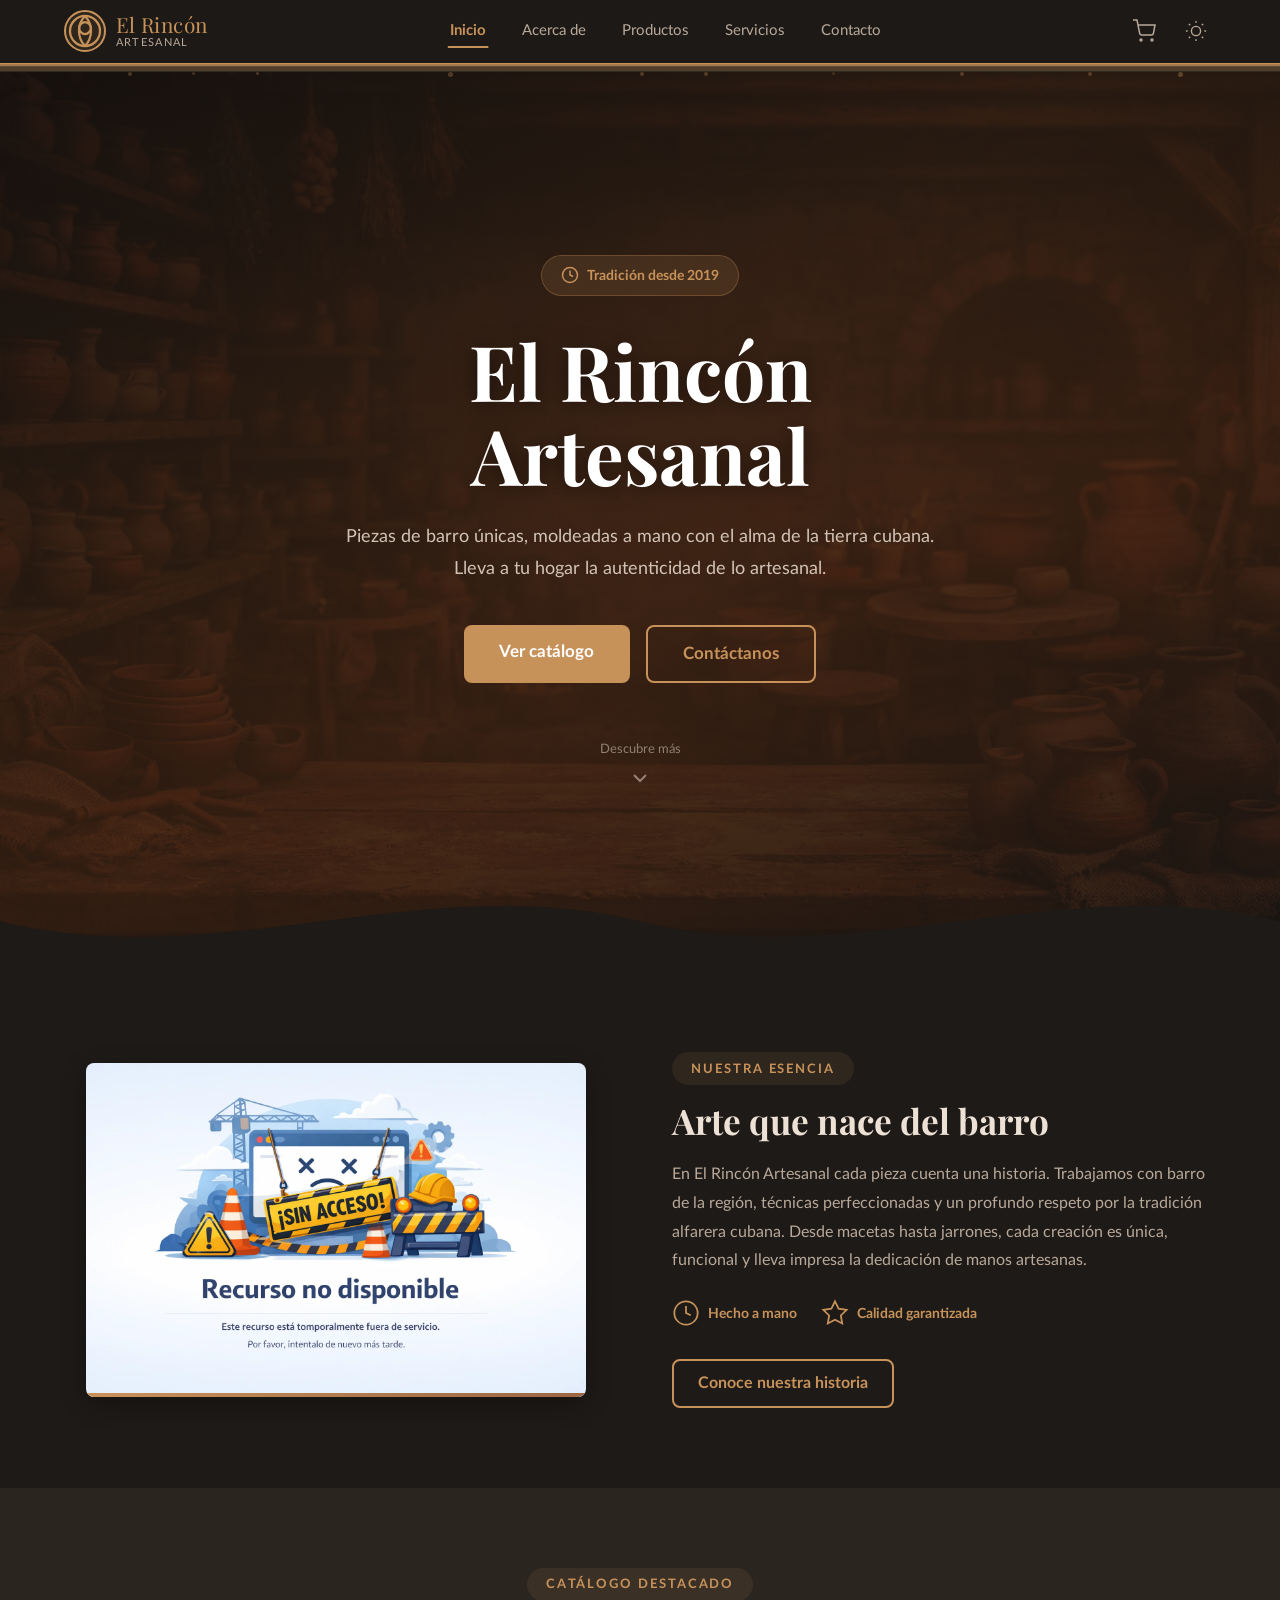
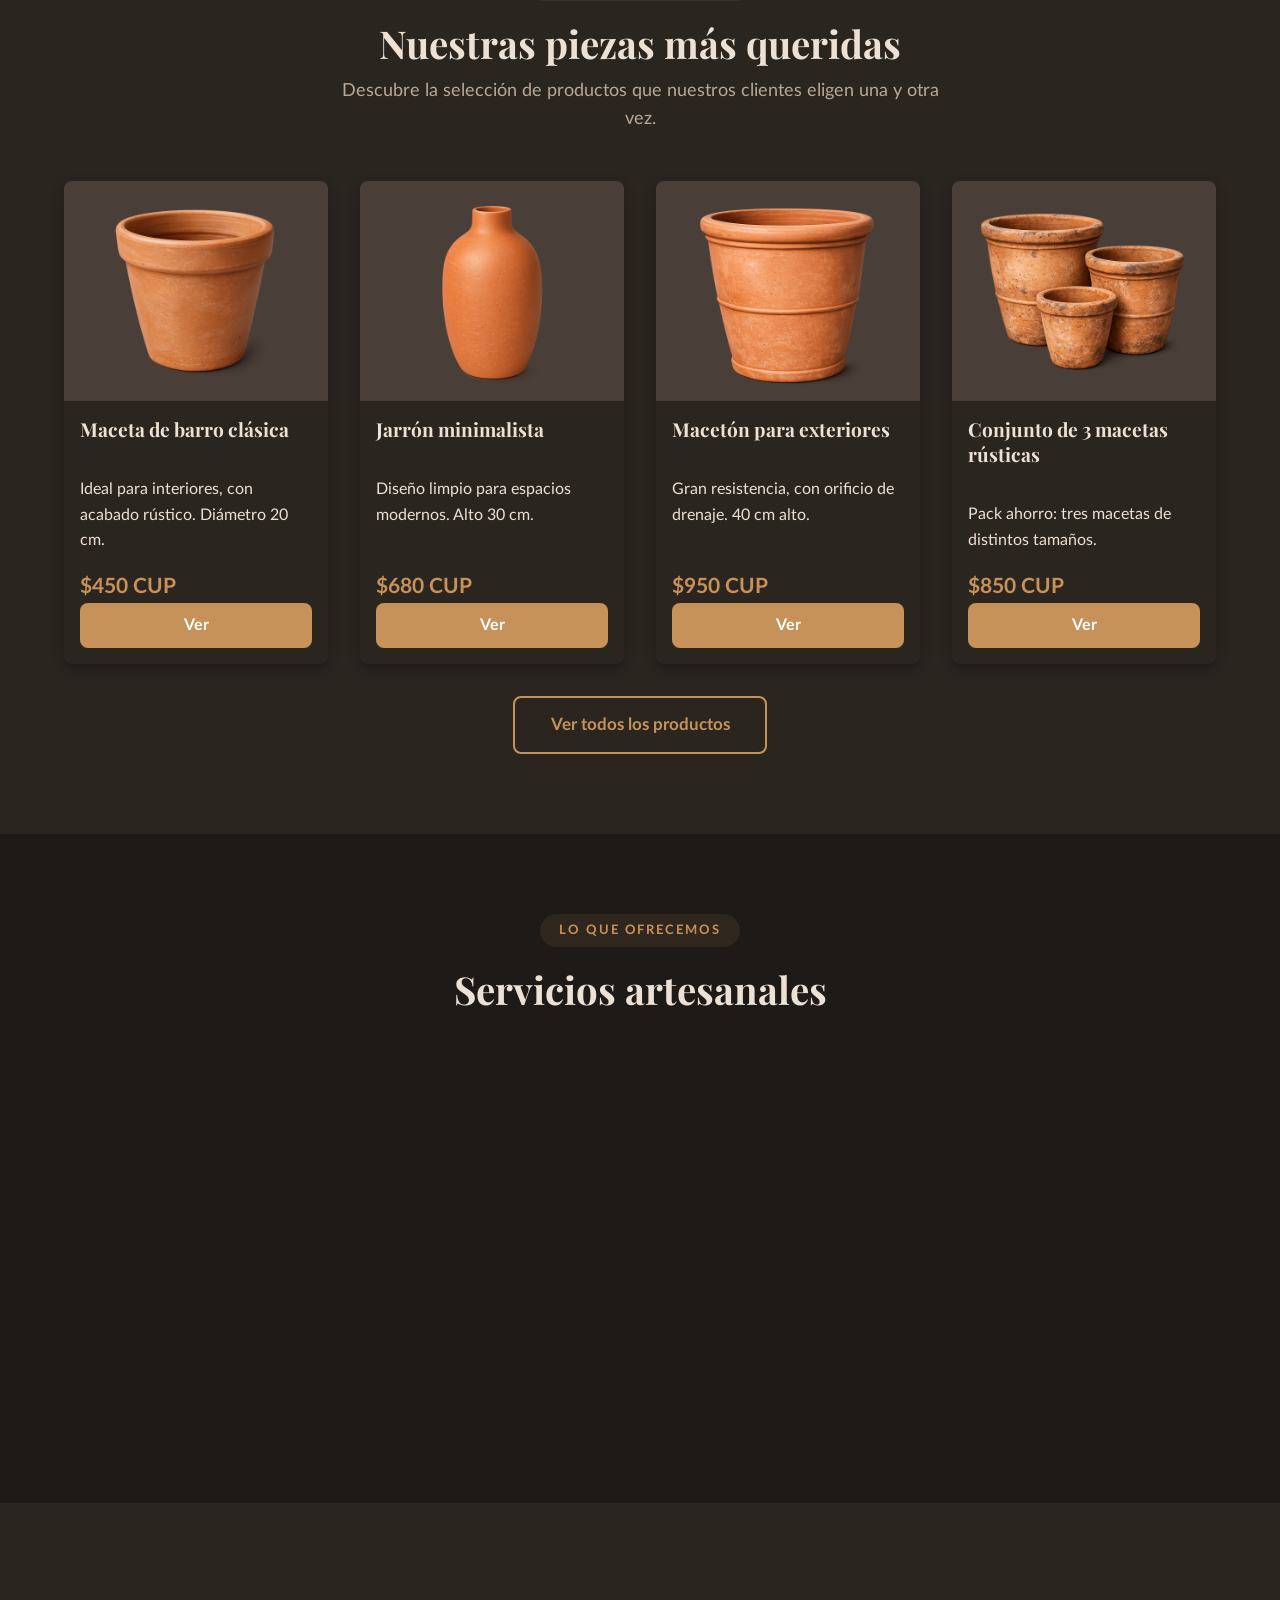
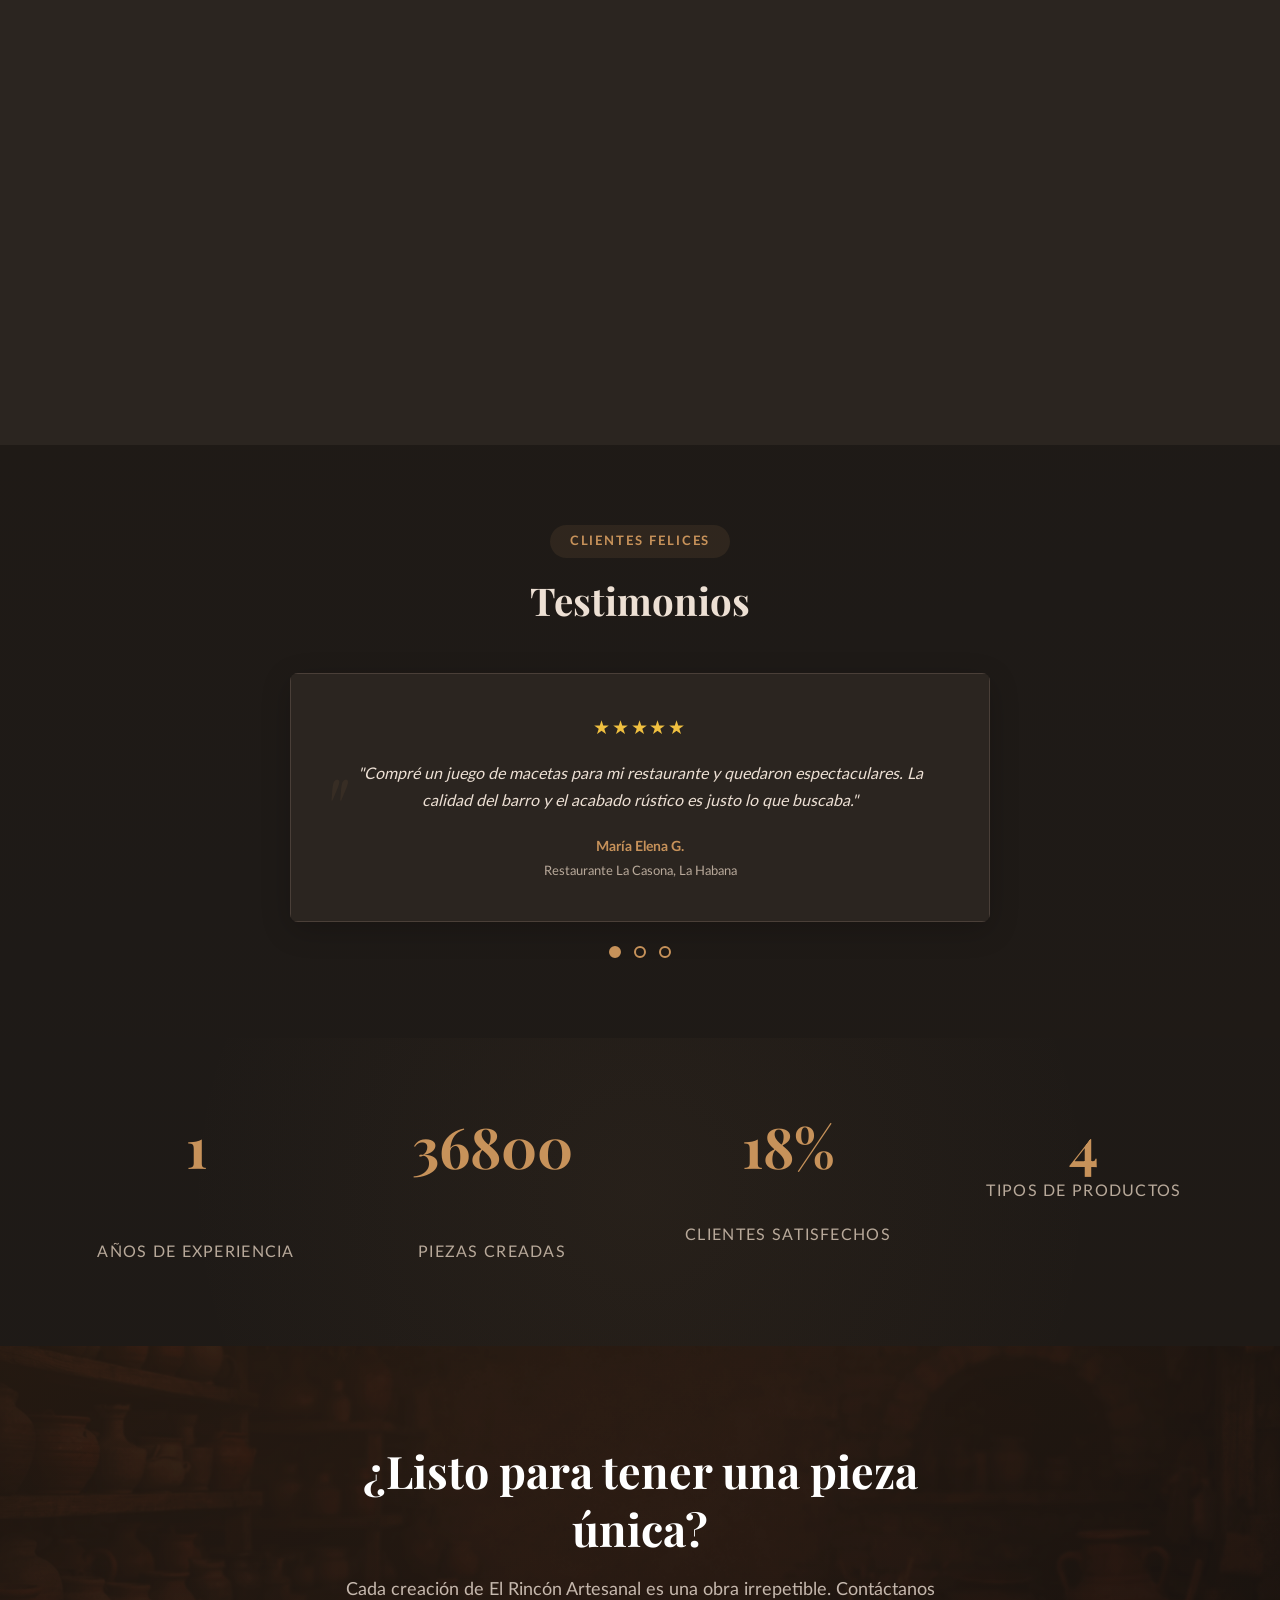
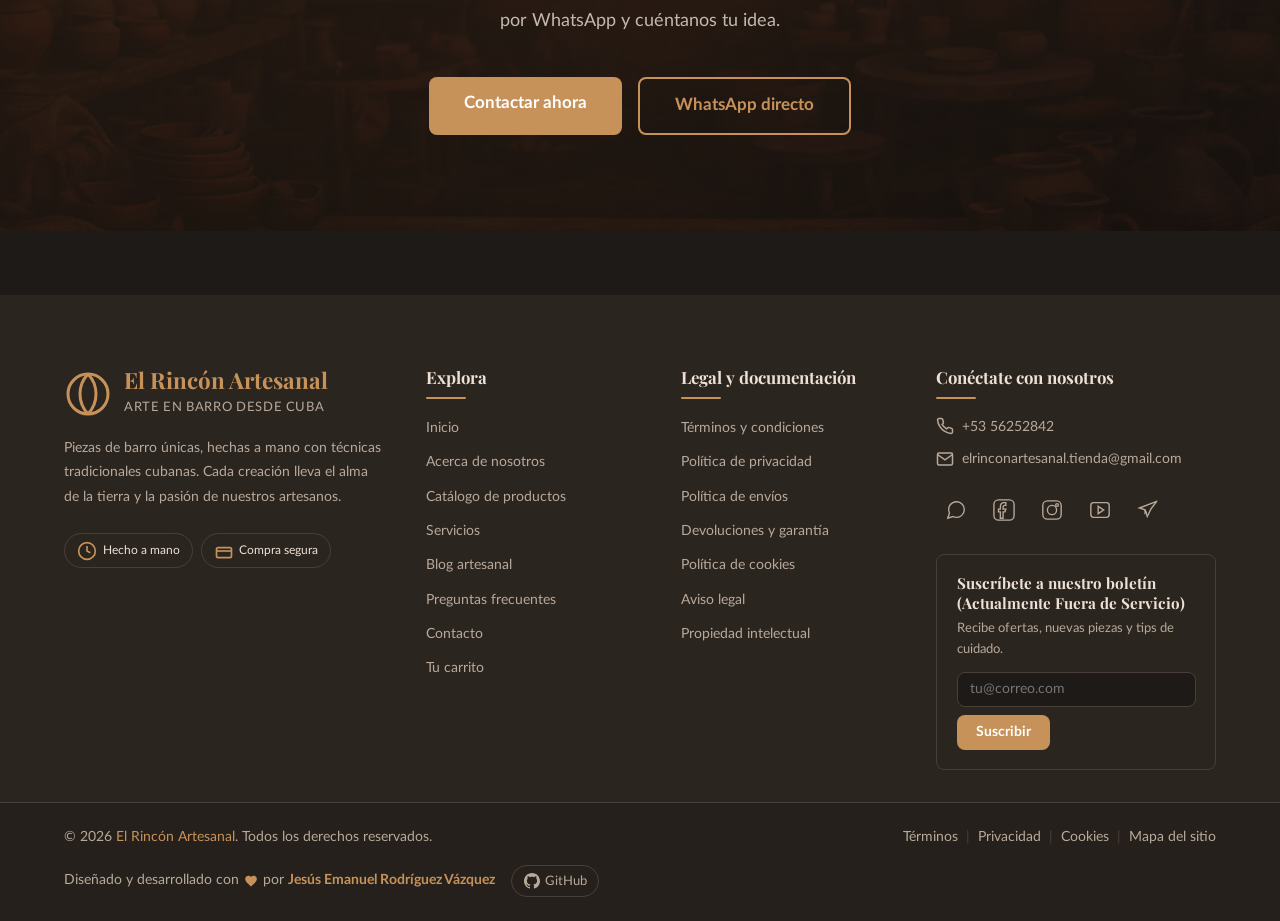
<file: index.html>
<!DOCTYPE html>
<html lang="es">
<head>
    <meta charset="UTF-8">
    <meta name="viewport" content="width=device-width, initial-scale=1.0">
    <meta name="description" content="El Rincón Artesanal – Piezas de barro hechas a mano en Cuba. Compras por WhatsApp y SMS. Tradición, calidad y diseño único.">
    <title>El Rincón Artesanal – Inicio</title>
    <link rel="icon" href="favicon.ico" type="image/x-icon">
    <link rel="stylesheet" href="css/normalize.css">
    <link rel="stylesheet" href="css/main.css">
    <link rel="stylesheet" href="css/components/navigation.css">
    <link rel="stylesheet" href="css/components/header.css">
    <link rel="stylesheet" href="css/components/footer.css">
    <link rel="stylesheet" href="css/components/buttons.css">
    <link rel="stylesheet" href="css/components/cards.css">
    <link rel="stylesheet" href="css/pages/home.css">
    <link rel="stylesheet" href="css/responsive.css">
</head>
<body>
    <div id="site-header"></div>

    <main>
        <section class="hero" aria-labelledby="hero-title">
            <div class="hero-overlay"></div>
            <div class="hero-particles" aria-hidden="true">
                <span></span><span></span><span></span><span></span><span></span>
                <span></span><span></span><span></span><span></span><span></span>
            </div>
            <div class="hero-content container">
                <div class="hero-badge animate-fade-in">
                    <svg width="18" height="18" viewBox="0 0 24 24" fill="none" stroke="currentColor" stroke-width="2" aria-hidden="true">
                        <circle cx="12" cy="12" r="10"/><path d="M12 6v6l4 2"/>
                    </svg>
                    <span>Tradición desde 2019</span>
                </div>
                <h1 id="hero-title" class="hero-title animate-slide-up">El Rincón<br>Artesanal</h1>
                <p class="hero-subtitle animate-slide-up delay-200">
                    Piezas de barro únicas, moldeadas a mano con el alma de la tierra cubana.
                    Lleva a tu hogar la autenticidad de lo artesanal.
                </p>
                <div class="hero-actions animate-slide-up delay-400">
                    <a href="pages/products.html" class="btn btn-primary btn-lg">Ver catálogo</a>
                    <a href="pages/contact.html" class="btn btn-outline btn-lg">Contáctanos</a>
                </div>
                <div class="hero-scroll animate-fade-in delay-600" aria-hidden="true">
                    <span>Descubre más</span>
                    <svg width="24" height="24" viewBox="0 0 24 24" fill="none" stroke="currentColor" stroke-width="2">
                        <polyline points="6 9 12 15 18 9"/>
                    </svg>
                </div>
            </div>
            <div class="hero-wave" aria-hidden="true">
                <svg viewBox="0 0 1440 120" preserveAspectRatio="none">
                    <path fill="var(--color-bg)" d="M0,60 C240,120 480,0 720,60 C960,120 1200,0 1440,60 L1440,120 L0,120 Z"/>
                </svg>
            </div>
        </section>

        <section class="intro" aria-labelledby="intro-title">
            <div class="container intro-grid">
                <div class="intro-visual reveal">
                    <div class="intro-image-frame">
                        <img src="assets/images/team/taller-manuel.webp" alt="Taller de alfarería artesanal" loading="lazy">
                        <div class="intro-accent"></div>
                    </div>
                </div>
                <div class="intro-text reveal">
                    <span class="section-tag">Nuestra esencia</span>
                    <h2 id="intro-title">Arte que nace del barro</h2>
                    <p class="intro-desc">
                        En El Rincón Artesanal cada pieza cuenta una historia. Trabajamos con barro de la región, 
                        técnicas perfeccionadas y un profundo respeto por la tradición alfarera cubana. 
                        Desde macetas hasta jarrones, cada creación es única, funcional y lleva impresa 
                        la dedicación de manos artesanas.
                    </p>
                    <div class="intro-features">
                        <div class="intro-feature">
                            <svg width="28" height="28" viewBox="0 0 24 24" fill="none" stroke="currentColor" stroke-width="1.5" aria-hidden="true"><circle cx="12" cy="12" r="10"/><path d="M12 6v6l4 2"/></svg>
                            <span>Hecho a mano</span>
                        </div>
                        <div class="intro-feature">
                            <svg width="28" height="28" viewBox="0 0 24 24" fill="none" stroke="currentColor" stroke-width="1.5" aria-hidden="true"><path d="M12 2l3.09 6.26L22 9.27l-5 4.87 1.18 6.88L12 17.77l-6.18 3.25L7 14.14 2 9.27l6.91-1.01L12 2z"/></svg>
                            <span>Calidad garantizada</span>
                        </div>
                    </div>
                    <a href="pages/about.html" class="btn btn-outline">Conoce nuestra historia</a>
                </div>
            </div>
        </section>

        <section class="featured" aria-labelledby="featured-title">
            <div class="container">
                <div class="section-header reveal">
                    <span class="section-tag">Catálogo destacado</span>
                    <h2 id="featured-title">Nuestras piezas más queridas</h2>
                    <p class="section-subtitle">Descubre la selección de productos que nuestros clientes eligen una y otra vez.</p>
                </div>
                <div id="featured-list" class="products-grid reveal"></div>
                <div class="featured-action reveal">
                    <a href="pages/products.html" class="btn btn-outline btn-lg">Ver todos los productos</a>
                </div>
            </div>
        </section>

        <section class="services" aria-labelledby="services-title">
            <div class="container">
                <div class="section-header reveal">
                    <span class="section-tag">Lo que ofrecemos</span>
                    <h2 id="services-title">Servicios artesanales</h2>
                </div>
                <div class="services-grid">
                    <article class="service-card reveal" tabindex="0">
                        <div class="service-icon">
                            <svg width="48" height="48" viewBox="0 0 24 24" fill="none" stroke="currentColor" stroke-width="1.2" aria-hidden="true">
                                <rect x="3" y="3" width="18" height="18" rx="3"/><circle cx="12" cy="12" r="4"/>
                            </svg>
                        </div>
                        <h3>Pedidos personalizados</h3>
                        <p>¿Buscas algo especial? Creamos piezas a medida: bodas, restaurantes, decoración de interiores. Tú defines tamaño, color y diseño.</p>
                        <a href="pages/services.html" class="service-link">Más información →</a>
                    </article>
                    <article class="service-card reveal" tabindex="0">
                        <div class="service-icon">
                            <svg width="48" height="48" viewBox="0 0 24 24" fill="none" stroke="currentColor" stroke-width="1.2" aria-hidden="true">
                                <rect x="1" y="3" width="15" height="13"/><polyline points="16 8 20 8 23 11 23 16 16 16"/><circle cx="5.5" cy="18.5" r="2.5"/><circle cx="18.5" cy="18.5" r="2.5"/>
                            </svg>
                        </div>
                        <h3>Envíos a toda Cuba</h3>
                        <p>Coordinamos entregas seguras a cualquier provincia mediante agencias de paquetería. Embalaje profesional para que todo llegue perfecto.</p>
                        <a href="pages/services.html" class="service-link">Más información →</a>
                    </article>
                    <article class="service-card reveal" tabindex="0">
                        <div class="service-icon">
                            <svg width="48" height="48" viewBox="0 0 24 24" fill="none" stroke="currentColor" stroke-width="1.2" aria-hidden="true">
                                <path d="M17 21v-2a4 4 0 0 0-4-4H5a4 4 0 0 0-4 4v2"/><circle cx="9" cy="7" r="4"/><path d="M23 21v-2a4 4 0 0 0-3-3.87"/><path d="M16 3.13a4 4 0 0 1 0 7.75"/>
                            </svg>
                        </div>
                        <h3>Revendedores</h3>
                        <p>Condiciones especiales para emprendedores. Precios por volumen y atención personalizada para que tu negocio crezca con nuestras piezas.</p>
                        <a href="pages/services.html" class="service-link">Más información →</a>
                    </article>
                </div>
            </div>
        </section>

        <section class="process-mini" aria-labelledby="process-mini-title">
            <div class="container">
                <div class="section-header reveal">
                    <span class="section-tag">Del barro a tu hogar</span>
                    <h2 id="process-mini-title">Cómo trabajamos</h2>
                </div>
                <div class="process-steps">
                    <div class="process-step reveal">
                        <div class="step-number">1</div>
                        <div class="step-icon">
                            <svg width="36" height="36" viewBox="0 0 24 24" fill="none" stroke="currentColor" stroke-width="1.5" aria-hidden="true"><circle cx="12" cy="12" r="10"/><path d="M12 2a8 8 0 0 0 0 16"/></svg>
                        </div>
                        <h4>Selección y preparación</h4>
                        <p>Elegimos barro local de calidad y lo preparamos para lograr la textura ideal.</p>
                    </div>
                    <div class="process-step reveal">
                        <div class="step-number">2</div>
                        <div class="step-icon">
                            <svg width="36" height="36" viewBox="0 0 24 24" fill="none" stroke="currentColor" stroke-width="1.5" aria-hidden="true"><rect x="5" y="2" width="14" height="6" rx="2"/><path d="M5 8v10a2 2 0 0 0 2 2h10a2 2 0 0 0 2-2V8"/></svg>
                        </div>
                        <h4>Moldeado artesanal</h4>
                        <p>Damos forma a cada pieza a mano, respetando el diseño y la tradición.</p>
                    </div>
                    <div class="process-step reveal">
                        <div class="step-number">3</div>
                        <div class="step-icon">
                            <svg width="36" height="36" viewBox="0 0 24 24" fill="none" stroke="currentColor" stroke-width="1.5" aria-hidden="true"><path d="M17.5 19H9a7 7 0 1 1 6.71-9h1.79a4.5 4.5 0 1 1 0 9Z"/></svg>
                        </div>
                        <h4>Horneado en leña</h4>
                        <p>El fuego tradicional transforma el barro en cerámica resistente y única.</p>
                    </div>
                    <div class="process-step reveal">
                        <div class="step-number">4</div>
                        <div class="step-icon">
                            <svg width="36" height="36" viewBox="0 0 24 24" fill="none" stroke="currentColor" stroke-width="1.5" aria-hidden="true"><circle cx="12" cy="5" r="3"/><path d="M12 8v3"/><path d="M8 14c0 3 4 6 4 6s4-3 4-6-4-2-4-2-4-1-4 2z"/></svg>
                        </div>
                        <h4>Decoración final</h4>
                        <p>Aplicamos esmaltes, pinturas y detalles que hacen a cada obra irrepetible.</p>
                    </div>
                </div>
            </div>
        </section>

        <section class="testimonials" aria-labelledby="testimonials-title">
            <div class="container">
                <div class="section-header reveal">
                    <span class="section-tag">Clientes felices</span>
                    <h2 id="testimonials-title">Testimonios</h2>
                </div>
                <div class="testimonials-slider reveal">
                    <div class="testimonials-track" id="testimonials-track">
                        <blockquote class="testimonial-card active" tabindex="0">
                            <div class="testimonial-stars">★★★★★</div>
                            <p>"Compré un juego de macetas para mi restaurante y quedaron espectaculares. La calidad del barro y el acabado rústico es justo lo que buscaba."</p>
                            <footer>
                                <strong>María Elena G.</strong>
                                <span>Restaurante La Casona, La Habana</span>
                            </footer>
                        </blockquote>
                        <blockquote class="testimonial-card" tabindex="0">
                            <div class="testimonial-stars">★★★★★</div>
                            <p>"Encargué una fuente de barro personalizada para mi jardín. El equipo escuchó cada detalle y el resultado superó mis expectativas."</p>
                            <footer>
                                <strong>Roberto C.</strong>
                                <span>Cliente particular, Matanzas</span>
                            </footer>
                        </blockquote>
                        <blockquote class="testimonial-card" tabindex="0">
                            <div class="testimonial-stars">★★★★★</div>
                            <p>"Soy revendedora y trabajo con El Rincón Artesanal desde hace dos años. Las piezas se venden solas. La atención es excelente."</p>
                            <footer>
                                <strong>Ana Luisa P.</strong>
                                <span>Emprendedora, Santiago de Cuba</span>
                            </footer>
                        </blockquote>
                    </div>
                    <div class="testimonials-controls">
                        <button class="testimonial-dot active" data-index="0" aria-label="Testimonio 1"></button>
                        <button class="testimonial-dot" data-index="1" aria-label="Testimonio 2"></button>
                        <button class="testimonial-dot" data-index="2" aria-label="Testimonio 3"></button>
                    </div>
                </div>
            </div>
        </section>

        <section class="stats" aria-labelledby="stats-title">
            <div class="container">
                <div class="stats-grid reveal">
                    <div class="stat-item">
                        <span class="stat-number" data-target="6">0</span>
                        <span class="stat-suffix">+</span>
                        <span class="stat-label">Años de experiencia</span>
                    </div>
                    <div class="stat-item">
                        <span class="stat-number" data-target="200000">0</span>
                        <span class="stat-suffix">+</span>
                        <span class="stat-label">Piezas creadas</span>
                    </div>
                    <div class="stat-item">
    <span class="stat-number-group">
                        <span class="stat-number" data-target="98">0</span><span class="stat-percent">%</span>
                        </span>
                        <span class="stat-plus" style="display: block; font-size: 2.2rem; font-weight: 700; color: var(--color-primary); line-height: 1.2; margin-top: -0.4rem; opacity: 0; transition: opacity 0.6s ease 0.3s;">+</span>
                        <span class="stat-label">Clientes satisfechos</span>
                    </div>
                    <div class="stat-item">
                        <span class="stat-number" data-target="25">0</span>
                        <span class="stat-label">Tipos de productos</span>
                    </div>
                </div>
            </div>
        </section>

        <section class="cta-banner" aria-labelledby="cta-banner-title">
            <div class="cta-banner-overlay"></div>
            <div class="container cta-banner-content reveal">
                <h2 id="cta-banner-title">¿Listo para tener una pieza única?</h2>
                <p>Cada creación de El Rincón Artesanal es una obra irrepetible. Contáctanos por WhatsApp y cuéntanos tu idea.</p>
                <div class="cta-banner-actions">
                    <a href="pages/contact.html" class="btn btn-primary btn-lg">Contactar ahora</a>
                    <a href="https://wa.me/5356252842" target="_blank" rel="noopener noreferrer" class="btn btn-outline btn-lg">WhatsApp directo</a>
                </div>
            </div>
        </section>
    </main>

    <div id="site-footer"></div>

    <script src="js/config.js"></script>
    <script src="js/theme.js"></script>
    <script src="js/cart.js"></script>
    <script src="js/components/navigation.js"></script>
    <script src="js/main.js"></script>
    <script src="js/pages/home.js"></script>
</body>
</html>
</file>
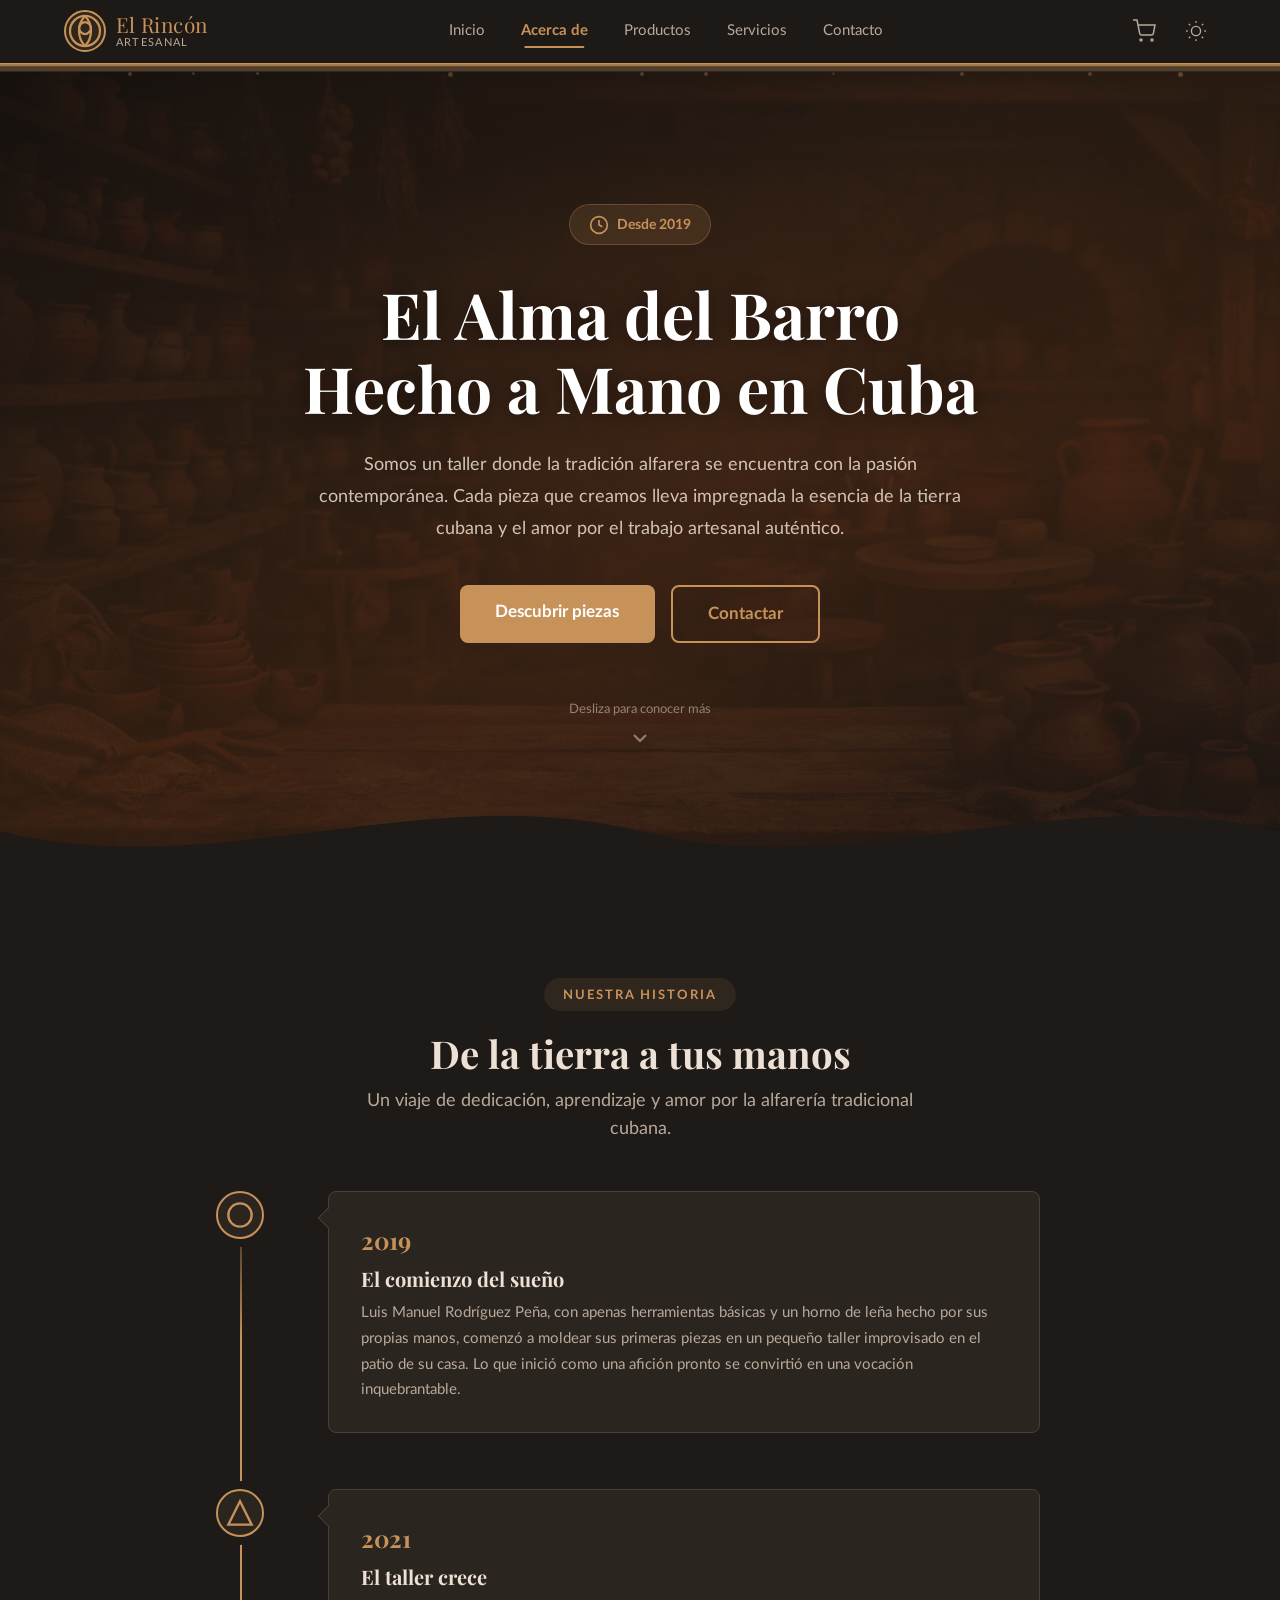
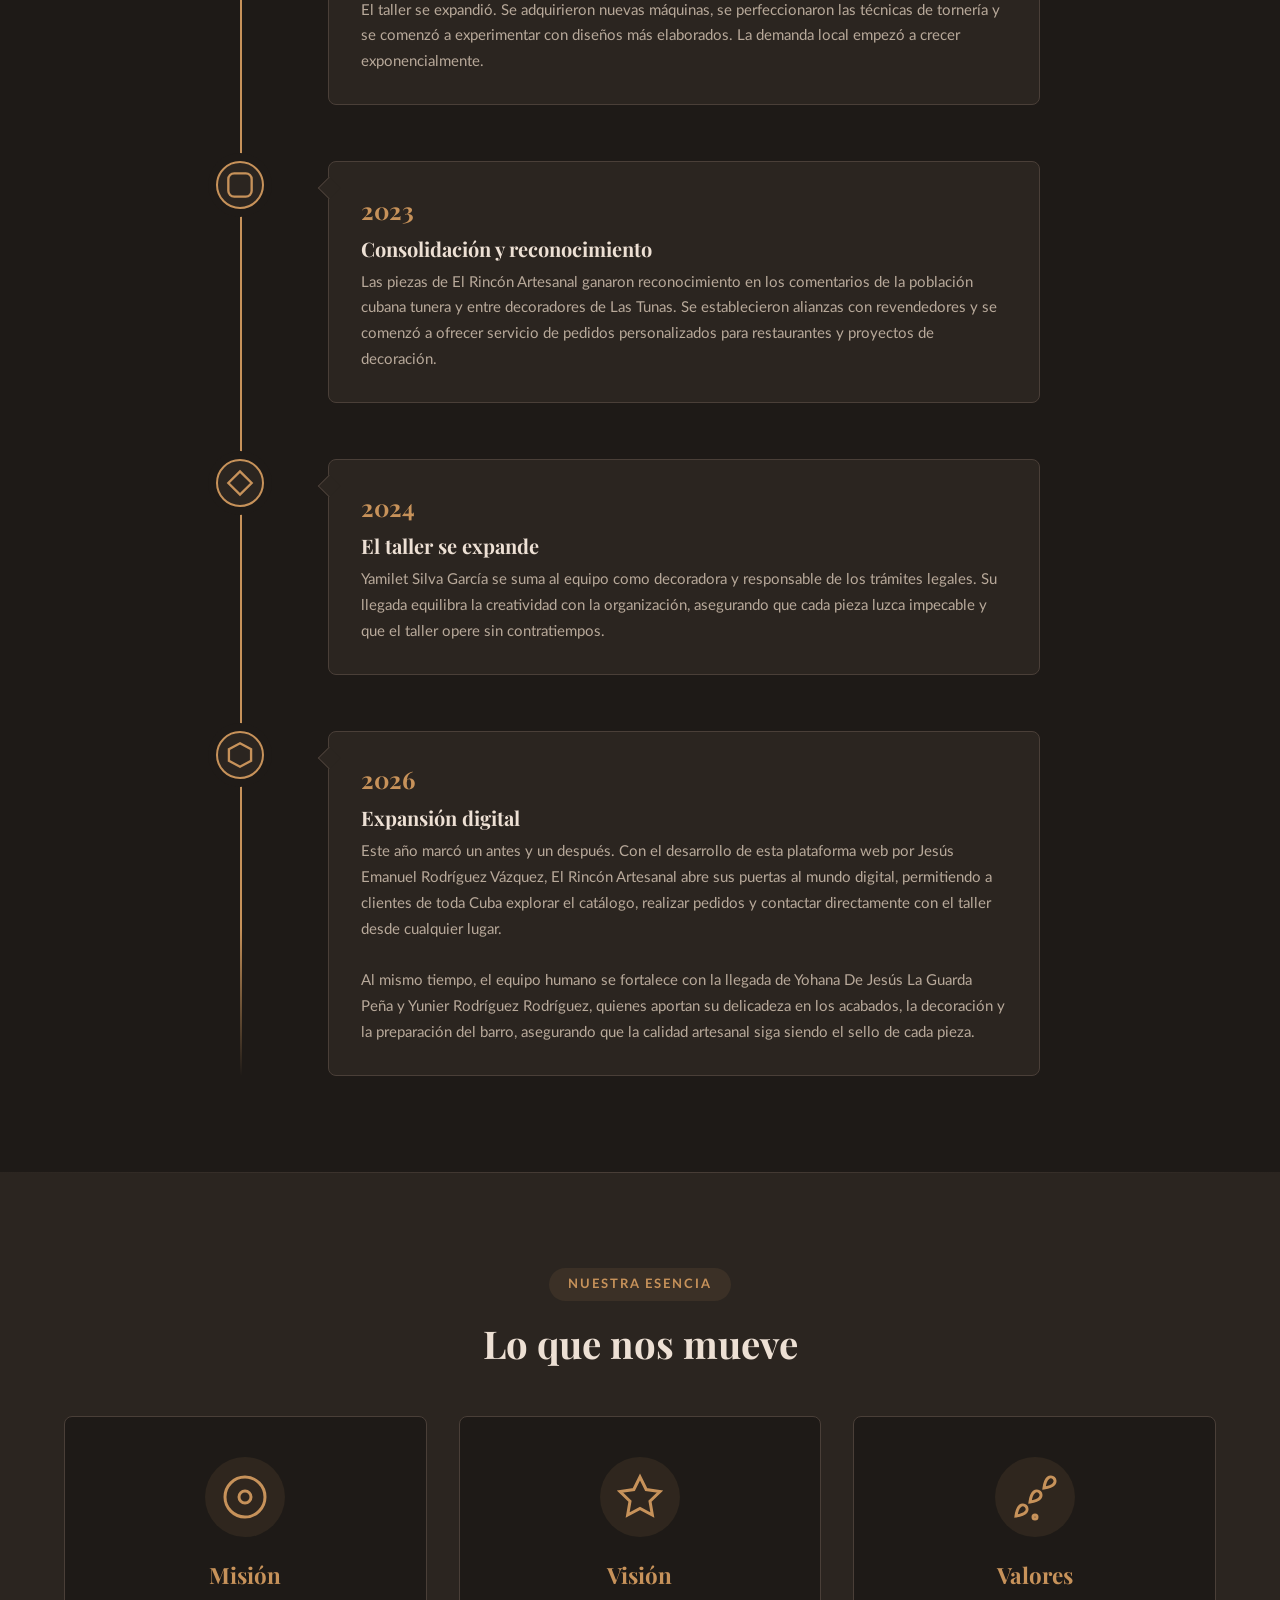
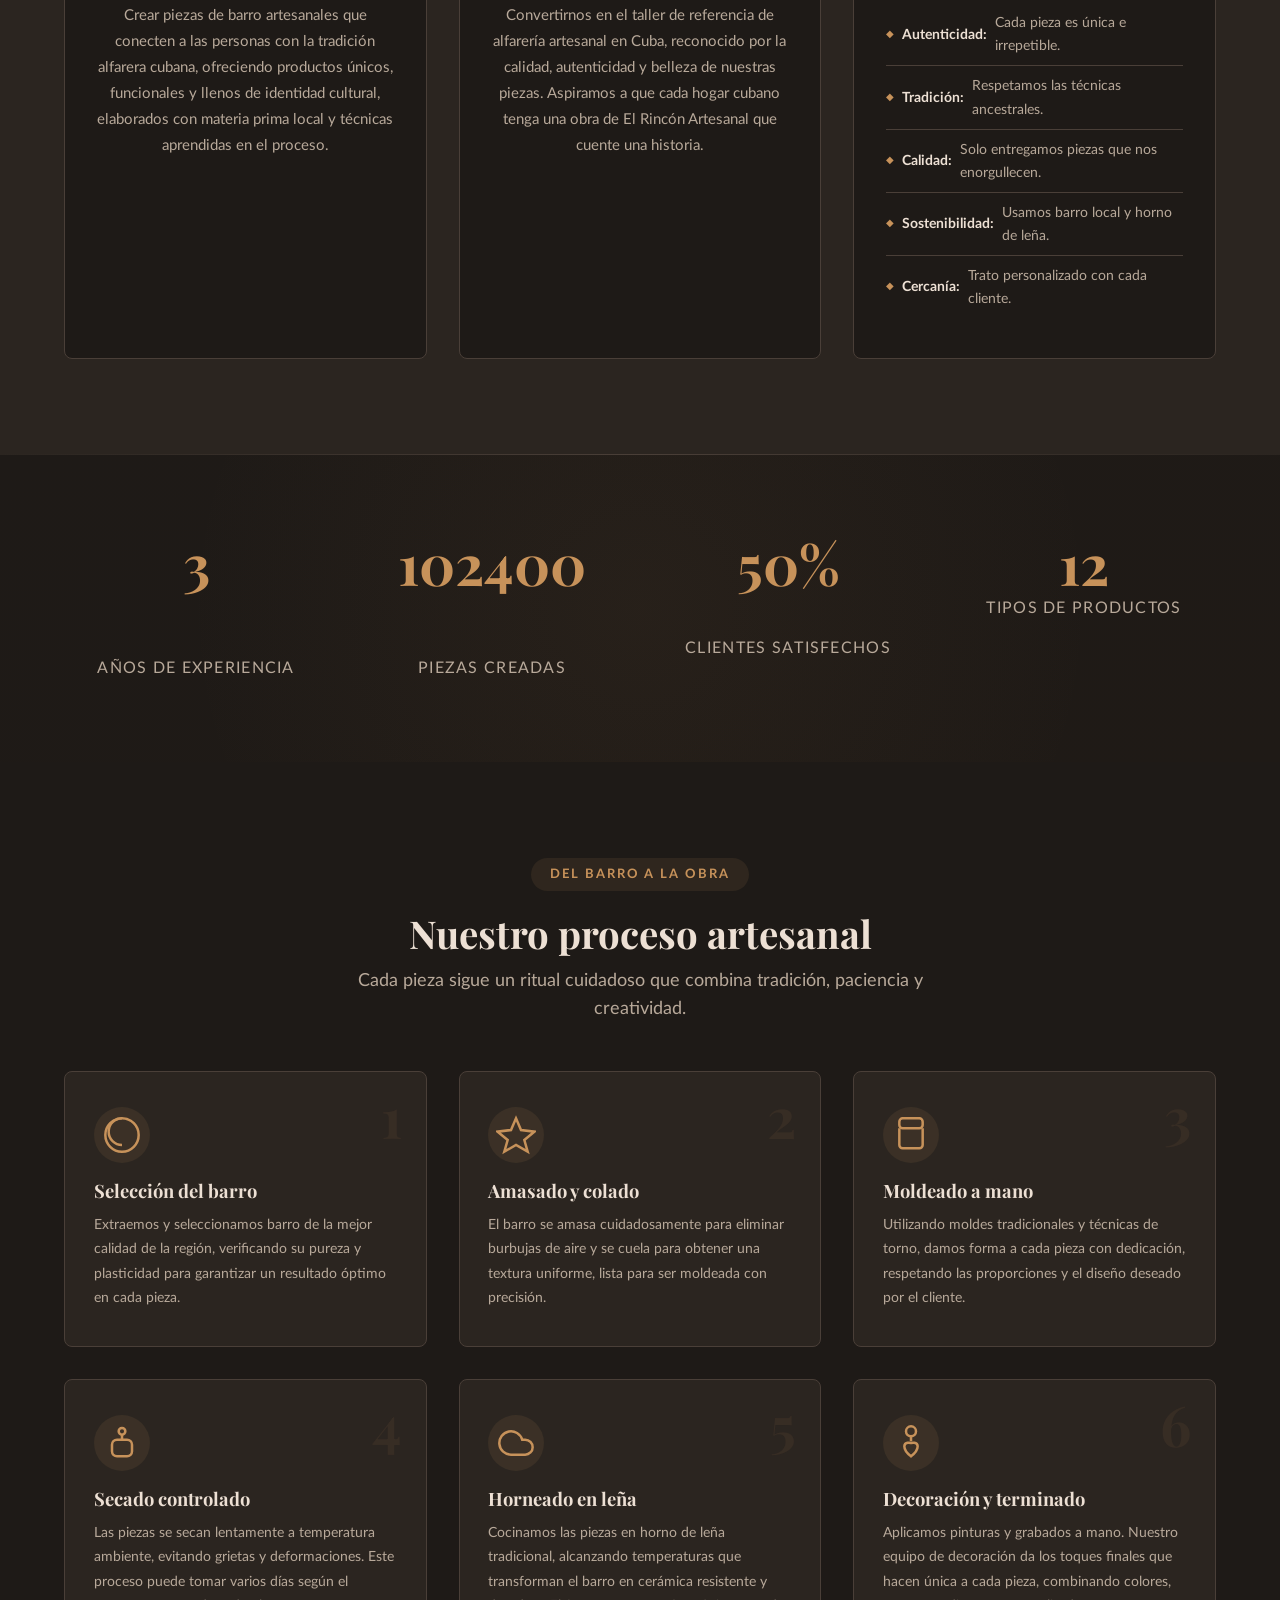
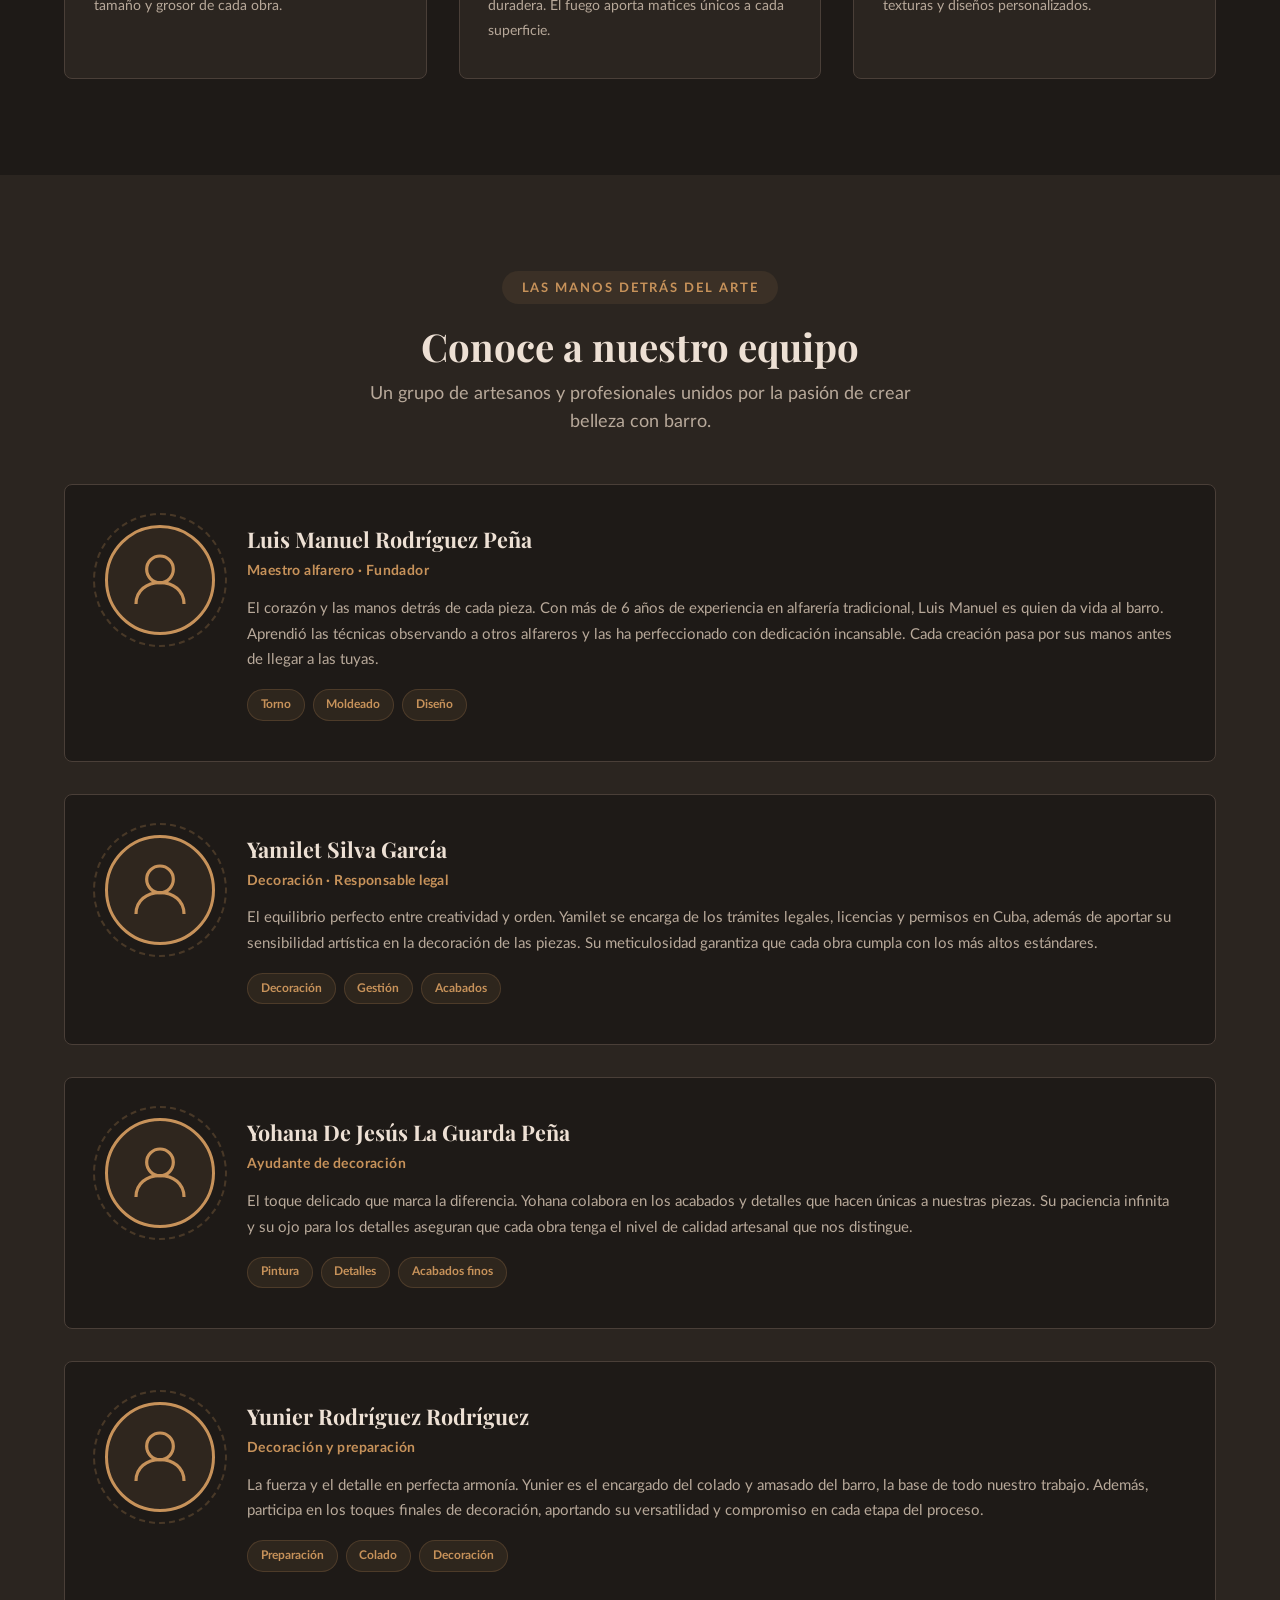
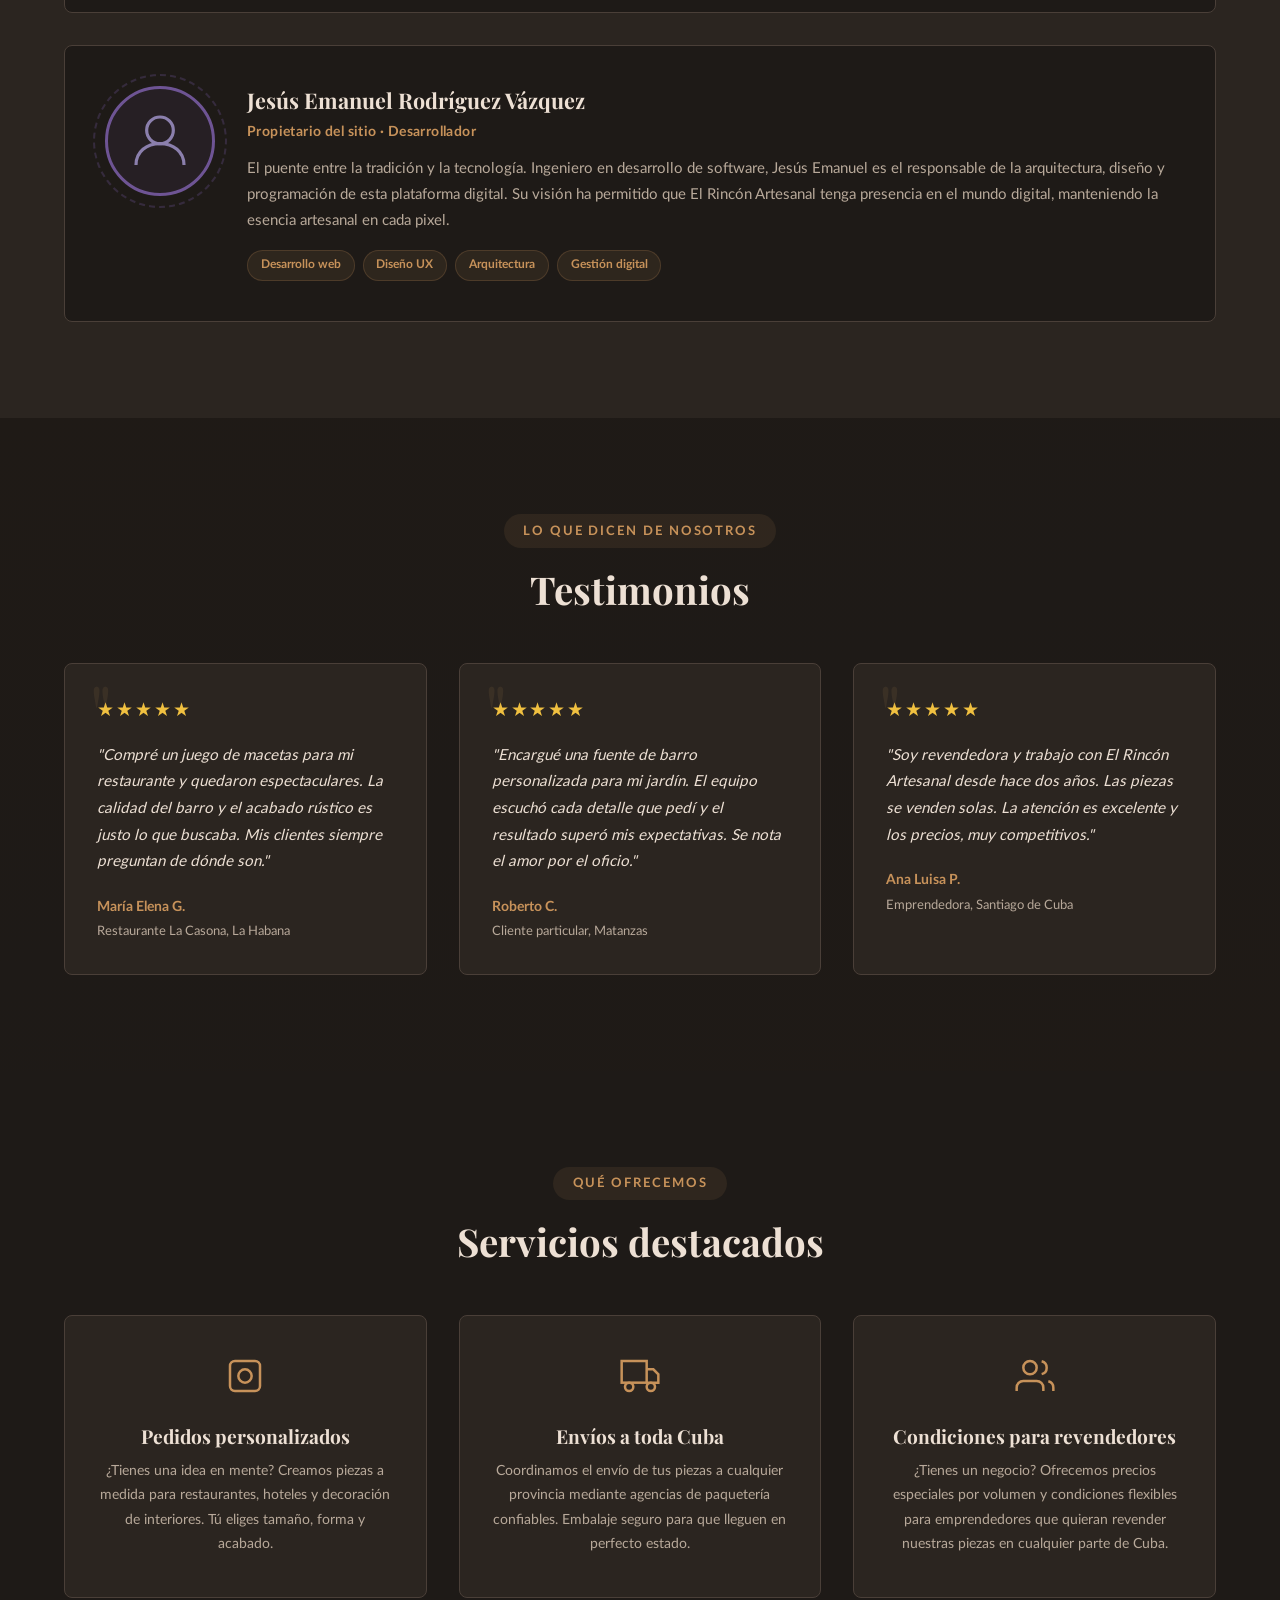
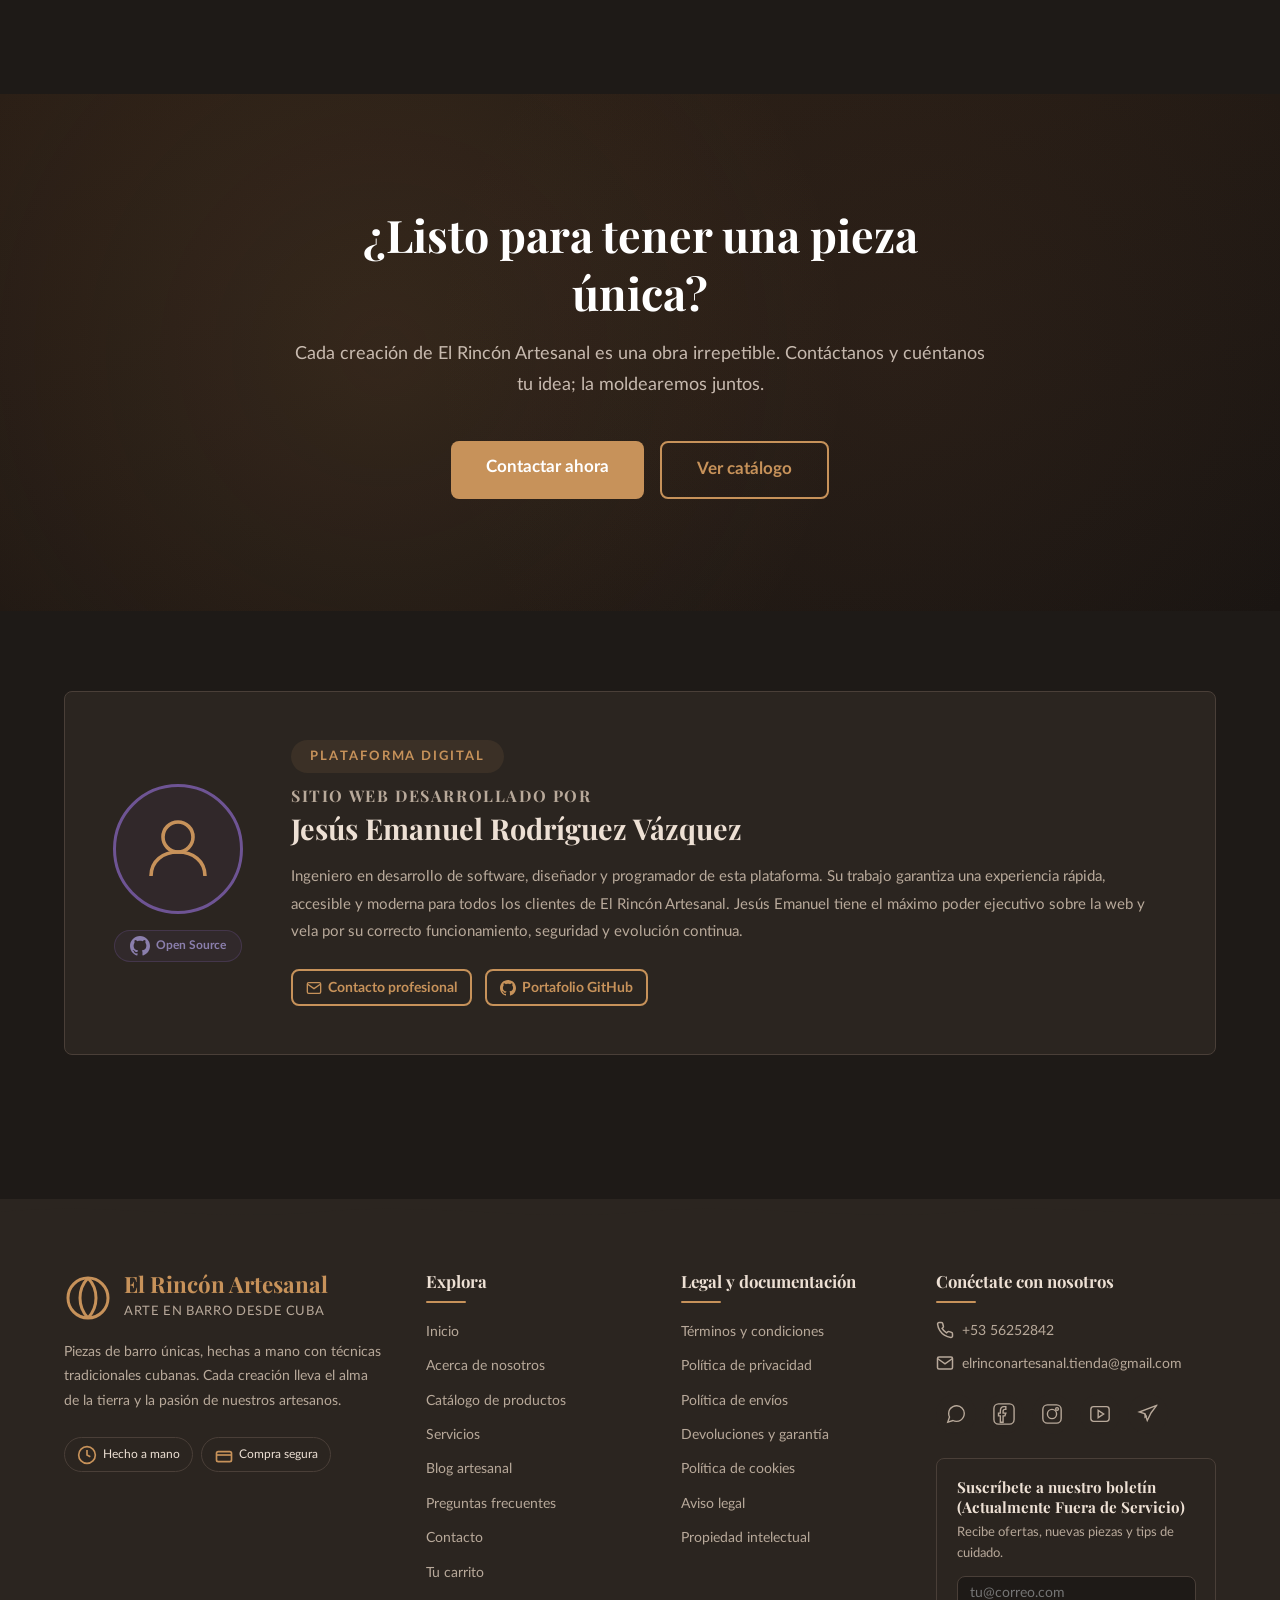
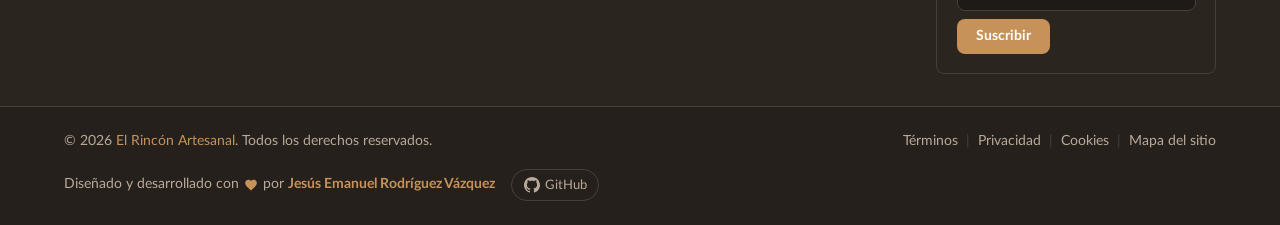
<file: pages/about.html>
<!DOCTYPE html>
<html lang="es">
<head>
    <meta charset="UTF-8">
    <meta name="viewport" content="width=device-width, initial-scale=1.0">
    <meta name="description" content="Conoce la historia, el equipo y la pasión detrás de El Rincón Artesanal. Tradición alfarera cubana hecha a mano.">
    <title>Acerca de – El Rincón Artesanal</title>
    <link rel="icon" href="../favicon.ico">
    <link rel="stylesheet" href="../css/normalize.css">
    <link rel="stylesheet" href="../css/main.css">
    <link rel="stylesheet" href="../css/components/navigation.css">
    <link rel="stylesheet" href="../css/components/header.css">
    <link rel="stylesheet" href="../css/components/footer.css">
    <link rel="stylesheet" href="../css/components/buttons.css">
    <link rel="stylesheet" href="../css/pages/about.css">
    <link rel="stylesheet" href="../css/responsive.css">
</head>
<body>
    <div id="site-header"></div>

    <main>
        <section class="about-hero" aria-labelledby="hero-title">
            <div class="about-hero-overlay"></div>
            <div class="about-hero-particles" aria-hidden="true">
                <span></span><span></span><span></span><span></span><span></span>
                <span></span><span></span><span></span><span></span><span></span>
            </div>
            <div class="about-hero-inner container">
                <div class="about-hero-badge animate-fade-in">
                    <svg width="20" height="20" viewBox="0 0 24 24" fill="none" stroke="currentColor" stroke-width="2" aria-hidden="true">
                        <circle cx="12" cy="12" r="10"/><path d="M12 6v6l4 2"/>
                    </svg>
                    <span>Desde 2019</span>
                </div>
                <h1 id="hero-title" class="about-hero-title animate-slide-up">El Alma del Barro<br>Hecho a Mano en Cuba</h1>
                <p class="about-hero-subtitle animate-slide-up delay-200">
                    Somos un taller donde la tradición alfarera se encuentra con la pasión contemporánea. 
                    Cada pieza que creamos lleva impregnada la esencia de la tierra cubana y el amor 
                    por el trabajo artesanal auténtico.
                </p>
                <div class="about-hero-actions animate-slide-up delay-400">
                    <a href="products.html" class="btn btn-primary btn-lg">Descubrir piezas</a>
                    <a href="contact.html" class="btn btn-outline btn-lg">Contactar</a>
                </div>
                <div class="about-hero-scroll animate-fade-in delay-600" aria-hidden="true">
                    <span>Desliza para conocer más</span>
                    <svg width="24" height="24" viewBox="0 0 24 24" fill="none" stroke="currentColor" stroke-width="2">
                        <polyline points="6 9 12 15 18 9"/>
                    </svg>
                </div>
            </div>
            <div class="about-hero-wave" aria-hidden="true">
                <svg viewBox="0 0 1440 120" preserveAspectRatio="none">
                    <path fill="var(--color-bg)" d="M0,60 C240,120 480,0 720,60 C960,120 1200,0 1440,60 L1440,120 L0,120 Z"/>
                </svg>
            </div>
        </section>

        <section class="about-timeline container" aria-labelledby="timeline-title">
            <div class="section-header reveal">
                <span class="section-tag">Nuestra historia</span>
                <h2 id="timeline-title">De la tierra a tus manos</h2>
                <p class="section-subtitle">Un viaje de dedicación, aprendizaje y amor por la alfarería tradicional cubana.</p>
            </div>
            <div class="timeline">
                <div class="timeline-item reveal">
                    <div class="timeline-dot" aria-hidden="true">
                        <svg width="28" height="28" viewBox="0 0 24 24" fill="none" stroke="currentColor" stroke-width="2"><circle cx="12" cy="12" r="10"/></svg>
                    </div>
                    <div class="timeline-content">
                        <span class="timeline-year">2019</span>
                        <h3>El comienzo del sueño</h3>
                        <p>Luis Manuel Rodríguez Peña, con apenas herramientas básicas y un horno de leña hecho por sus propias manos, comenzó a moldear sus primeras piezas en un pequeño taller improvisado en el patio de su casa. Lo que inició como una afición pronto se convirtió en una vocación inquebrantable.</p>
                    </div>
                </div>
                <div class="timeline-item reveal">
                    <div class="timeline-dot" aria-hidden="true">
                        <svg width="28" height="28" viewBox="0 0 24 24" fill="none" stroke="currentColor" stroke-width="2"><polygon points="12 2 22 22 2 22"/></svg>
                    </div>
                    <div class="timeline-content">
                        <span class="timeline-year">2021</span>
                        <h3>El taller crece</h3>
                        <p>El taller se expandió. Se adquirieron nuevas máquinas, se perfeccionaron las técnicas de tornería y se comenzó a experimentar con diseños más elaborados. La demanda local empezó a crecer exponencialmente.</p>
                    </div>
                </div>
                <div class="timeline-item reveal">
                    <div class="timeline-dot" aria-hidden="true">
                        <svg width="28" height="28" viewBox="0 0 24 24" fill="none" stroke="currentColor" stroke-width="2"><rect x="2" y="2" width="20" height="20" rx="5"/></svg>
                    </div>
                    <div class="timeline-content">
                        <span class="timeline-year">2023</span>
                        <h3>Consolidación y reconocimiento</h3>
                        <p>Las piezas de El Rincón Artesanal ganaron reconocimiento en los comentarios de la población cubana tunera y entre decoradores de Las Tunas. Se establecieron alianzas con revendedores y se comenzó a ofrecer servicio de pedidos personalizados para restaurantes y proyectos de decoración.</p>
                    </div>
                </div>
                <div class="timeline-item reveal">
                    <div class="timeline-dot" aria-hidden="true">
<svg width="28" height="28" viewBox="0 0 24 24" fill="none" stroke="currentColor" stroke-width="2">
  <polygon points="12 2 22 12 12 22 2 12"/>
</svg>
                    </div>
                    <div class="timeline-content">
                        <span class="timeline-year">2024</span>
                        <h3>El taller se expande</h3>
                        <p>Yamilet Silva García se suma al equipo como decoradora y responsable de los trámites legales. Su llegada equilibra la creatividad con la organización, asegurando que cada pieza luzca impecable y que el taller opere sin contratiempos.</p>
                    </div>
                </div>
                
                <div class="timeline-item reveal">
                    <div class="timeline-dot" aria-hidden="true">
<svg width="28" height="28" viewBox="0 0 24 24" fill="none" stroke="currentColor" stroke-width="2">
  <polygon points="12 2 21.5 7 21.5 17 12 22 2.5 17 2.5 7"/>
</svg>
                    </div>
                    <div class="timeline-content">
                        <span class="timeline-year">2026</span>
                        <h3>Expansión digital</h3>
                        <p>        Este año marcó un antes y un después. Con el desarrollo de esta plataforma web por Jesús Emanuel Rodríguez Vázquez, El Rincón Artesanal abre sus puertas al mundo digital, permitiendo a clientes de toda Cuba explorar el catálogo, realizar pedidos y contactar directamente con el taller desde cualquier lugar.<br>
          <br>Al mismo tiempo, el equipo humano se fortalece con la llegada de Yohana De Jesús La Guarda Peña y Yunier Rodríguez Rodríguez, quienes aportan su delicadeza en los acabados, la decoración y la preparación del barro, asegurando que la calidad artesanal siga siendo el sello de cada pieza.</p>
                    </div>
                </div>
            </div>
        </section>

        <section class="about-mvv" aria-labelledby="mvv-title">
            <div class="container">
                <div class="section-header reveal">
                    <span class="section-tag">Nuestra esencia</span>
                    <h2 id="mvv-title">Lo que nos mueve</h2>
                </div>
                <div class="mvv-grid">
                    <article class="mvv-card reveal" tabindex="0">
                        <div class="mvv-icon">
                            <svg width="48" height="48" viewBox="0 0 24 24" fill="none" stroke="currentColor" stroke-width="1.5" aria-hidden="true">
                                <circle cx="12" cy="12" r="10"/><circle cx="12" cy="12" r="3"/>
                            </svg>
                        </div>
                        <h3>Misión</h3>
                        <p>Crear piezas de barro artesanales que conecten a las personas con la tradición alfarera cubana, ofreciendo productos únicos, funcionales y llenos de identidad cultural, elaborados con materia prima local y técnicas aprendidas en el proceso.</p>
                    </article>
                    <article class="mvv-card reveal" tabindex="0">
                        <div class="mvv-icon">
                            <svg width="48" height="48" viewBox="0 0 24 24" fill="none" stroke="currentColor" stroke-width="1.5" aria-hidden="true">
                                <path d="M12 2l3.09 6.26L22 9.27l-5 4.87 1.18 6.88L12 17.77l-6.18 3.25L7 14.14 2 9.27l6.91-1.01L12 2z"/>
                            </svg>
                        </div>
                        <h3>Visión</h3>
                        <p>Convertirnos en el taller de referencia de alfarería artesanal en Cuba, reconocido por la calidad, autenticidad y belleza de nuestras piezas. Aspiramos a que cada hogar cubano tenga una obra de El Rincón Artesanal que cuente una historia.</p>
                    </article>
                    <article class="mvv-card reveal" tabindex="0">
                        <div class="mvv-icon">
                            <svg width="48" height="48" viewBox="0 0 24 24" fill="none" stroke="currentColor" stroke-width="1.5" aria-hidden="true">
                                <path d="M4.5 16.5c-1.5 1.26-2 5-2 5s3.74-.5 5-2c.71-.84.7-2.13-.09-2.91a2.18 2.18 0 0 0-2.91-.09z"/>
                                <path d="M11.5 9.5c-1.5 1.26-2 5-2 5s3.74-.5 5-2c.71-.84.7-2.13-.09-2.91a2.18 2.18 0 0 0-2.91-.09z"/>
                                <path d="M18.5 2.5c-1.5 1.26-2 5-2 5s3.74-.5 5-2c.71-.84.7-2.13-.09-2.91a2.18 2.18 0 0 0-2.91-.09z"/>
                                <circle cx="12" cy="22" r="1"/>
                            </svg>
                        </div>
                        <h3>Valores</h3>
                        <ul>
                            <li><strong>Autenticidad:</strong> Cada pieza es única e irrepetible.</li>
                            <li><strong>Tradición:</strong> Respetamos las técnicas ancestrales.</li>
                            <li><strong>Calidad:</strong> Solo entregamos piezas que nos enorgullecen.</li>
                            <li><strong>Sostenibilidad:</strong> Usamos barro local y horno de leña.</li>
                            <li><strong>Cercanía:</strong> Trato personalizado con cada cliente.</li>
                        </ul>
                    </article>
                </div>
            </div>
        </section>

        <section class="about-stats" aria-labelledby="stats-title">
            <div class="container">
                <div class="stats-grid reveal">
                    <div class="stat-item">
                        <span class="stat-number" data-target="6">0</span>
                        <span class="stat-suffix">+</span>
                        <span class="stat-label">Años de experiencia</span>
                    </div>
                    <div class="stat-item">
                        <span class="stat-number" data-target="200000">0</span>
                        <span class="stat-suffix">+</span>
                        <span class="stat-label">Piezas creadas</span>
                    </div>
<div class="stat-item">
    <span class="stat-number-group">
        <span class="stat-number" data-target="98">0</span><span class="stat-percent">%</span>
    </span>
    <span class="stat-plus" style="display: block; font-size: 2.2rem; font-weight: 700; color: var(--color-primary); line-height: 1.2; margin-top: -0.4rem; opacity: 0; transition: opacity 0.6s ease 0.6s;">+</span>
    <span class="stat-label">Clientes satisfechos</span>
</div>
                    <div class="stat-item">
                        <span class="stat-number" data-target="25">0</span>
                        <span class="stat-label">Tipos de productos</span>
                    </div>
                </div>
            </div>
        </section>

        <section class="about-process container" aria-labelledby="process-title">
            <div class="section-header reveal">
                <span class="section-tag">Del barro a la obra</span>
                <h2 id="process-title">Nuestro proceso artesanal</h2>
                <p class="section-subtitle">Cada pieza sigue un ritual cuidadoso que combina tradición, paciencia y creatividad.</p>
            </div>
            <div class="process-grid">
                <div class="process-card reveal">
                    <div class="process-step">1</div>
                    <div class="process-icon">
                        <svg width="40" height="40" viewBox="0 0 24 24" fill="none" stroke="currentColor" stroke-width="1.5" aria-hidden="true"><circle cx="12" cy="12" r="10"/><path d="M12 2a8 8 0 0 0 0 16"/></svg>
                    </div>
                    <h3>Selección del barro</h3>
                    <p>Extraemos y seleccionamos barro de la mejor calidad de la región, verificando su pureza y plasticidad para garantizar un resultado óptimo en cada pieza.</p>
                </div>
                <div class="process-card reveal">
                    <div class="process-step">2</div>
                    <div class="process-icon">
                        <svg width="40" height="40" viewBox="0 0 24 24" fill="none" stroke="currentColor" stroke-width="1.5" aria-hidden="true"><path d="M12 2l3 7 8 1-6 5 2 7-7-4-7 4 2-7-6-5 8-1z"/></svg>
                    </div>
                    <h3>Amasado y colado</h3>
                    <p>El barro se amasa cuidadosamente para eliminar burbujas de aire y se cuela para obtener una textura uniforme, lista para ser moldeada con precisión.</p>
                </div>
                <div class="process-card reveal">
                    <div class="process-step">3</div>
                    <div class="process-icon">
                        <svg width="40" height="40" viewBox="0 0 24 24" fill="none" stroke="currentColor" stroke-width="1.5" aria-hidden="true"><rect x="5" y="2" width="14" height="6" rx="2"/><path d="M5 8v10a2 2 0 0 0 2 2h10a2 2 0 0 0 2-2V8"/></svg>
                    </div>
                    <h3>Moldeado a mano</h3>
                    <p>Utilizando moldes tradicionales y técnicas de torno, damos forma a cada pieza con dedicación, respetando las proporciones y el diseño deseado por el cliente.</p>
                </div>
                <div class="process-card reveal">
                    <div class="process-step">4</div>
                    <div class="process-icon">
                        <svg width="40" height="40" viewBox="0 0 24 24" fill="none" stroke="currentColor" stroke-width="1.5" aria-hidden="true"><circle cx="12" cy="5" r="2"/><path d="M12 7v3"/><rect x="6" y="10" width="12" height="10" rx="3"/></svg>
                    </div>
                    <h3>Secado controlado</h3>
                    <p>Las piezas se secan lentamente a temperatura ambiente, evitando grietas y deformaciones. Este proceso puede tomar varios días según el tamaño y grosor de cada obra.</p>
                </div>
                <div class="process-card reveal">
                    <div class="process-step">5</div>
                    <div class="process-icon">
                        <svg width="40" height="40" viewBox="0 0 24 24" fill="none" stroke="currentColor" stroke-width="1.5" aria-hidden="true"><path d="M17.5 19H9a7 7 0 1 1 6.71-9h1.79a4.5 4.5 0 1 1 0 9Z"/></svg>
                    </div>
                    <h3>Horneado en leña</h3>
                    <p>Cocinamos las piezas en horno de leña tradicional, alcanzando temperaturas que transforman el barro en cerámica resistente y duradera. El fuego aporta matices únicos a cada superficie.</p>
                </div>
                <div class="process-card reveal">
                    <div class="process-step">6</div>
                    <div class="process-icon">
                        <svg width="40" height="40" viewBox="0 0 24 24" fill="none" stroke="currentColor" stroke-width="1.5" aria-hidden="true"><circle cx="12" cy="5" r="3"/><path d="M12 8v3"/><path d="M8 14c0 3 4 6 4 6s4-3 4-6-4-2-4-2-4-1-4 2z"/></svg>
                    </div>
                    <h3>Decoración y terminado</h3>
                    <p>Aplicamos pinturas y grabados a mano. Nuestro equipo de decoración da los toques finales que hacen única a cada pieza, combinando colores, texturas y diseños personalizados.</p>
                </div>
            </div>
        </section>

        <section class="about-team-full" aria-labelledby="team-title">
            <div class="container">
                <div class="section-header reveal">
                    <span class="section-tag">Las manos detrás del arte</span>
                    <h2 id="team-title">Conoce a nuestro equipo</h2>
                    <p class="section-subtitle">Un grupo de artesanos y profesionales unidos por la pasión de crear belleza con barro.</p>
                </div>
                <div class="team-grid-full">
                    <article class="team-card-full reveal" tabindex="0">
                        <div class="team-card-inner">
                            <div class="team-avatar">
                                <div class="team-avatar-circle">
                                    <svg width="64" height="64" viewBox="0 0 24 24" fill="none" stroke="currentColor" stroke-width="1.2" aria-hidden="true">
                                        <circle cx="12" cy="8" r="5"/>
                                        <path d="M3 21c0-5 4-8 9-8s9 3 9 8"/>
                                    </svg>
                                </div>
                                <div class="team-avatar-ring"></div>
                            </div>
                            <div class="team-info">
                                <h3>Luis Manuel Rodríguez Peña</h3>
                                <span class="team-role">Maestro alfarero · Fundador</span>
                                <p>El corazón y las manos detrás de cada pieza. Con más de 6 años de experiencia en alfarería tradicional, Luis Manuel es quien da vida al barro. Aprendió las técnicas observando a otros alfareros y las ha perfeccionado con dedicación incansable. Cada creación pasa por sus manos antes de llegar a las tuyas.</p>
                                <div class="team-skills">
                                    <span>Torno</span><span>Moldeado</span><span>Diseño</span>
                                </div>
                            </div>
                        </div>
                    </article>

                    <article class="team-card-full reveal" tabindex="0">
                        <div class="team-card-inner">
                            <div class="team-avatar">
                                <div class="team-avatar-circle">
                                    <svg width="64" height="64" viewBox="0 0 24 24" fill="none" stroke="currentColor" stroke-width="1.2" aria-hidden="true">
                                        <circle cx="12" cy="8" r="5"/>
                                        <path d="M3 21c0-5 4-8 9-8s9 3 9 8"/>
                                    </svg>
                                </div>
                                <div class="team-avatar-ring"></div>
                            </div>
                            <div class="team-info">
                                <h3>Yamilet Silva García</h3>
                                <span class="team-role">Decoración · Responsable legal</span>
                                <p>El equilibrio perfecto entre creatividad y orden. Yamilet se encarga de los trámites legales, licencias y permisos en Cuba, además de aportar su sensibilidad artística en la decoración de las piezas. Su meticulosidad garantiza que cada obra cumpla con los más altos estándares.</p>
                                <div class="team-skills">
                                    <span>Decoración</span><span>Gestión</span><span>Acabados</span>
                                </div>
                            </div>
                        </div>
                    </article>

                    <article class="team-card-full reveal" tabindex="0">
                        <div class="team-card-inner">
                            <div class="team-avatar">
                                <div class="team-avatar-circle">
                                    <svg width="64" height="64" viewBox="0 0 24 24" fill="none" stroke="currentColor" stroke-width="1.2" aria-hidden="true">
                                        <circle cx="12" cy="8" r="5"/>
                                        <path d="M3 21c0-5 4-8 9-8s9 3 9 8"/>
                                    </svg>
                                </div>
                                <div class="team-avatar-ring"></div>
                            </div>
                            <div class="team-info">
                                <h3>Yohana De Jesús La Guarda Peña</h3>
                                <span class="team-role">Ayudante de decoración</span>
                                <p>El toque delicado que marca la diferencia. Yohana colabora en los acabados y detalles que hacen únicas a nuestras piezas. Su paciencia infinita y su ojo para los detalles aseguran que cada obra tenga el nivel de calidad artesanal que nos distingue.</p>
                                <div class="team-skills">
                                    <span>Pintura</span><span>Detalles</span><span>Acabados finos</span>
                                </div>
                            </div>
                        </div>
                    </article>

                    <article class="team-card-full reveal" tabindex="0">
                        <div class="team-card-inner">
                            <div class="team-avatar">
                                <div class="team-avatar-circle">
                                    <svg width="64" height="64" viewBox="0 0 24 24" fill="none" stroke="currentColor" stroke-width="1.2" aria-hidden="true">
                                        <circle cx="12" cy="8" r="5"/>
                                        <path d="M3 21c0-5 4-8 9-8s9 3 9 8"/>
                                    </svg>
                                </div>
                                <div class="team-avatar-ring"></div>
                            </div>
                            <div class="team-info">
                                <h3>Yunier Rodríguez Rodríguez</h3>
                                <span class="team-role">Decoración y preparación</span>
                                <p>La fuerza y el detalle en perfecta armonía. Yunier es el encargado del colado y amasado del barro, la base de todo nuestro trabajo. Además, participa en los toques finales de decoración, aportando su versatilidad y compromiso en cada etapa del proceso.</p>
                                <div class="team-skills">
                                    <span>Preparación</span><span>Colado</span><span>Decoración</span>
                                </div>
                            </div>
                        </div>
                    </article>

                    <article class="team-card-full reveal" tabindex="0">
                        <div class="team-card-inner">
                            <div class="team-avatar">
                                <div class="team-avatar-circle developer-avatar">
                                    <svg width="64" height="64" viewBox="0 0 24 24" fill="none" stroke="currentColor" stroke-width="1.2" aria-hidden="true">
                                        <circle cx="12" cy="8" r="5"/>
                                        <path d="M3 21c0-5 4-8 9-8s9 3 9 8"/>
                                    </svg>
                                </div>
                                <div class="team-avatar-ring developer-ring"></div>
                            </div>
                            <div class="team-info">
                                <h3>Jesús Emanuel Rodríguez Vázquez</h3>
                                <span class="team-role">Propietario del sitio · Desarrollador</span>
                                <p>El puente entre la tradición y la tecnología. Ingeniero en desarrollo de software, Jesús Emanuel es el responsable de la arquitectura, diseño y programación de esta plataforma digital. Su visión ha permitido que El Rincón Artesanal tenga presencia en el mundo digital, manteniendo la esencia artesanal en cada pixel.</p>
                                <div class="team-skills">
                                    <span>Desarrollo web</span><span>Diseño UX</span><span>Arquitectura</span><span>Gestión digital</span>
                                </div>
                            </div>
                        </div>
                    </article>
                </div>
            </div>
        </section>

        <section class="about-testimonials" aria-labelledby="testimonials-title">
            <div class="container">
                <div class="section-header reveal">
                    <span class="section-tag">Lo que dicen de nosotros</span>
                    <h2 id="testimonials-title">Testimonios</h2>
                </div>
                <div class="testimonials-grid">
                    <blockquote class="testimonial-card reveal" tabindex="0">
                        <div class="testimonial-stars" aria-label="5 estrellas">★★★★★</div>
                        <p>"Compré un juego de macetas para mi restaurante y quedaron espectaculares. La calidad del barro y el acabado rústico es justo lo que buscaba. Mis clientes siempre preguntan de dónde son."</p>
                        <footer>
                            <strong>María Elena G.</strong>
                            <span>Restaurante La Casona, La Habana</span>
                        </footer>
                    </blockquote>
                    <blockquote class="testimonial-card reveal" tabindex="0">
                        <div class="testimonial-stars" aria-label="5 estrellas">★★★★★</div>
                        <p>"Encargué una fuente de barro personalizada para mi jardín. El equipo escuchó cada detalle que pedí y el resultado superó mis expectativas. Se nota el amor por el oficio."</p>
                        <footer>
                            <strong>Roberto C.</strong>
                            <span>Cliente particular, Matanzas</span>
                        </footer>
                    </blockquote>
                    <blockquote class="testimonial-card reveal" tabindex="0">
                        <div class="testimonial-stars" aria-label="5 estrellas">★★★★★</div>
                        <p>"Soy revendedora y trabajo con El Rincón Artesanal desde hace dos años. Las piezas se venden solas. La atención es excelente y los precios, muy competitivos."</p>
                        <footer>
                            <strong>Ana Luisa P.</strong>
                            <span>Emprendedora, Santiago de Cuba</span>
                        </footer>
                    </blockquote>
                </div>
            </div>
        </section>

        <section class="about-services-full container" aria-labelledby="services-title">
            <div class="section-header reveal">
                <span class="section-tag">Qué ofrecemos</span>
                <h2 id="services-title">Servicios destacados</h2>
            </div>
            <div class="services-grid">
                <div class="service-card reveal" tabindex="0">
                    <svg width="40" height="40" viewBox="0 0 24 24" fill="none" stroke="currentColor" stroke-width="1.5" aria-hidden="true"><rect x="3" y="3" width="18" height="18" rx="3"/><circle cx="12" cy="12" r="4"/></svg>
                    <h3>Pedidos personalizados</h3>
                    <p>¿Tienes una idea en mente? Creamos piezas a medida para restaurantes, hoteles y decoración de interiores. Tú eliges tamaño, forma y acabado.</p>
                </div>
                <div class="service-card reveal" tabindex="0">
                    <svg width="40" height="40" viewBox="0 0 24 24" fill="none" stroke="currentColor" stroke-width="1.5" aria-hidden="true"><rect x="1" y="3" width="15" height="13"/><polyline points="16 8 20 8 23 11 23 16 16 16"/><circle cx="5.5" cy="18.5" r="2.5"/><circle cx="18.5" cy="18.5" r="2.5"/></svg>
                    <h3>Envíos a toda Cuba</h3>
                    <p>Coordinamos el envío de tus piezas a cualquier provincia mediante agencias de paquetería confiables. Embalaje seguro para que lleguen en perfecto estado.</p>
                </div>
                <div class="service-card reveal" tabindex="0">
                    <svg width="40" height="40" viewBox="0 0 24 24" fill="none" stroke="currentColor" stroke-width="1.5" aria-hidden="true"><path d="M17 21v-2a4 4 0 0 0-4-4H5a4 4 0 0 0-4 4v2"/><circle cx="9" cy="7" r="4"/><path d="M23 21v-2a4 4 0 0 0-3-3.87"/><path d="M16 3.13a4 4 0 0 1 0 7.75"/></svg>
                    <h3>Condiciones para revendedores</h3>
                    <p>¿Tienes un negocio? Ofrecemos precios especiales por volumen y condiciones flexibles para emprendedores que quieran revender nuestras piezas en cualquier parte de Cuba.</p>
                </div>
            </div>
        </section>

        <section class="about-cta" aria-labelledby="cta-title">
            <div class="about-cta-overlay"></div>
            <div class="container about-cta-content reveal">
                <h2 id="cta-title">¿Listo para tener una pieza única?</h2>
                <p>Cada creación de El Rincón Artesanal es una obra irrepetible. Contáctanos y cuéntanos tu idea; la moldearemos juntos.</p>
                <div class="about-cta-actions">
                    <a href="contact.html" class="btn btn-primary btn-lg">Contactar ahora</a>
                    <a href="products.html" class="btn btn-outline btn-lg">Ver catálogo</a>
                </div>
            </div>
        </section>

        <section class="about-developer container" aria-labelledby="developer-title">
            <div class="developer-card-full reveal">
                <div class="developer-visual">
                    <div class="developer-icon-wrap">
                        <svg width="72" height="72" viewBox="0 0 24 24" fill="none" stroke="var(--color-primary)" stroke-width="1.2" aria-hidden="true">
                            <circle cx="12" cy="8" r="5"/><path d="M3 21c0-5 4-8 9-8s9 3 9 8"/>
                        </svg>
                    </div>
                    <div class="developer-badge">
                        <svg width="20" height="20" viewBox="0 0 24 24" fill="currentColor" aria-hidden="true"><path d="M12 0C5.37 0 0 5.37 0 12c0 5.3 3.438 9.8 8.205 11.385.6.113.82-.258.82-.577 0-.285-.01-1.04-.015-2.04-3.338.724-4.042-1.61-4.042-1.61-.546-1.385-1.335-1.755-1.335-1.755-1.087-.744.084-.729.084-.729 1.205.084 1.838 1.236 1.838 1.236 1.07 1.835 2.809 1.305 3.495.998.108-.776.417-1.305.76-1.605-2.665-.3-5.466-1.332-5.466-5.93 0-1.31.465-2.38 1.235-3.22-.135-.303-.54-1.523.105-3.176 0 0 1.005-.322 3.3 1.23.96-.267 1.98-.399 3-.405 1.02.006 2.04.138 3 .405 2.28-1.552 3.285-1.23 3.285-1.23.645 1.653.24 2.873.12 3.176.765.84 1.23 1.91 1.23 3.22 0 4.61-2.805 5.625-5.475 5.92.42.36.81 1.096.81 2.22 0 1.605-.015 2.896-.015 3.286 0 .315.21.69.825.57C20.565 21.795 24 17.295 24 12 24 5.37 18.63 0 12 0z"/></svg>
                        <span>Open Source</span>
                    </div>
                </div>
                <div class="developer-info-full">
                    <span class="section-tag">Plataforma digital</span>
                    <h2 id="developer-title">Sitio web desarrollado por</h2>
                    <h3>Jesús Emanuel Rodríguez Vázquez</h3>
                    <p class="developer-desc">Ingeniero en desarrollo de software, diseñador y programador de esta plataforma. Su trabajo garantiza una experiencia rápida, accesible y moderna para todos los clientes de El Rincón Artesanal. Jesús Emanuel tiene el máximo poder ejecutivo sobre la web y vela por su correcto funcionamiento, seguridad y evolución continua.</p>
                    <div class="developer-contact">
                        <a href="mailto:rodriguezvazquezj09@gmail.com" class="btn btn-outline btn-small">
                            <svg width="16" height="16" viewBox="0 0 24 24" fill="none" stroke="currentColor" stroke-width="2" aria-hidden="true"><rect x="2" y="4" width="20" height="16" rx="2"/><polyline points="22 6 12 13 2 6"/></svg>
                            Contacto profesional
                        </a>
                        <a href="https://github.com/hacker598-blip" target="_blank" rel="noopener noreferrer" class="btn btn-outline btn-small">
                            <svg width="16" height="16" viewBox="0 0 24 24" fill="currentColor" aria-hidden="true"><path d="M12 0C5.37 0 0 5.37 0 12c0 5.3 3.438 9.8 8.205 11.385.6.113.82-.258.82-.577 0-.285-.01-1.04-.015-2.04-3.338.724-4.042-1.61-4.042-1.61-.546-1.385-1.335-1.755-1.335-1.755-1.087-.744.084-.729.084-.729 1.205.084 1.838 1.236 1.838 1.236 1.07 1.835 2.809 1.305 3.495.998.108-.776.417-1.305.76-1.605-2.665-.3-5.466-1.332-5.466-5.93 0-1.31.465-2.38 1.235-3.22-.135-.303-.54-1.523.105-3.176 0 0 1.005-.322 3.3 1.23.96-.267 1.98-.399 3-.405 1.02.006 2.04.138 3 .405 2.28-1.552 3.285-1.23 3.285-1.23.645 1.653.24 2.873.12 3.176.765.84 1.23 1.91 1.23 3.22 0 4.61-2.805 5.625-5.475 5.92.42.36.81 1.096.81 2.22 0 1.605-.015 2.896-.015 3.286 0 .315.21.69.825.57C20.565 21.795 24 17.295 24 12 24 5.37 18.63 0 12 0z"/></svg>
                            Portafolio GitHub
                        </a>
                    </div>
                </div>
            </div>
        </section>
    </main>

    <div id="site-footer"></div>

    <script src="../js/config.js"></script>
    <script src="../js/theme.js"></script>
    <script src="../js/cart.js"></script>
    <script src="../js/components/navigation.js"></script>
    <script src="../js/main.js"></script>
    <script>
        document.addEventListener('DOMContentLoaded', () => {
            const revealElements = document.querySelectorAll('.reveal');
            
            const observer = new IntersectionObserver((entries) => {
                entries.forEach(entry => {
                    if (entry.isIntersecting) {
                        entry.target.classList.add('visible');
                        observer.unobserve(entry.target);
                    }
                });
            }, {
                threshold: 0.15,
                rootMargin: '0px 0px -50px 0px'
            });

            revealElements.forEach(el => observer.observe(el));

            const statNumbers = document.querySelectorAll('.stat-number[data-target]');
            
            const statsObserver = new IntersectionObserver((entries) => {
                entries.forEach(entry => {
                    if (entry.isIntersecting) {
                        const el = entry.target;
                        const target = parseInt(el.getAttribute('data-target'));
                        const suffix = el.nextElementSibling;
                        const label = suffix ? suffix.nextElementSibling : el.nextElementSibling;
                        const duration = 2000;
                        const step = target / (duration / 16);
                        let current = 0;

const updateCounter = () => {
    current += step;
    if (current >= target) {
        el.textContent = target;
        if (suffix && suffix.classList.contains('stat-suffix')) {
            suffix.style.opacity = '1';
        }
        const statItem = el.closest('.stat-item');
        if (statItem) {
            const plusEl = statItem.querySelector('.stat-plus');
            if (plusEl) {
                plusEl.style.opacity = '1';
            }
        }
        return;
    }
    el.textContent = Math.floor(current);
    requestAnimationFrame(updateCounter);
};

                        updateCounter();
                        statsObserver.unobserve(el);
                    }
                });
            }, { threshold: 0.5 });

            statNumbers.forEach(el => statsObserver.observe(el));

            const hero = document.querySelector('.about-hero');
            if (hero) {
                window.addEventListener('scroll', () => {
                    const scrollY = window.scrollY;
                    if (scrollY < hero.offsetHeight) {
                        const overlay = hero.querySelector('.about-hero-overlay');
                        if (overlay) {
                            overlay.style.transform = `translateY(${scrollY * 0.3}px)`;
                        }
                    }
                }, { passive: true });
            }
        });
    </script>
</body>
</html>
</file>
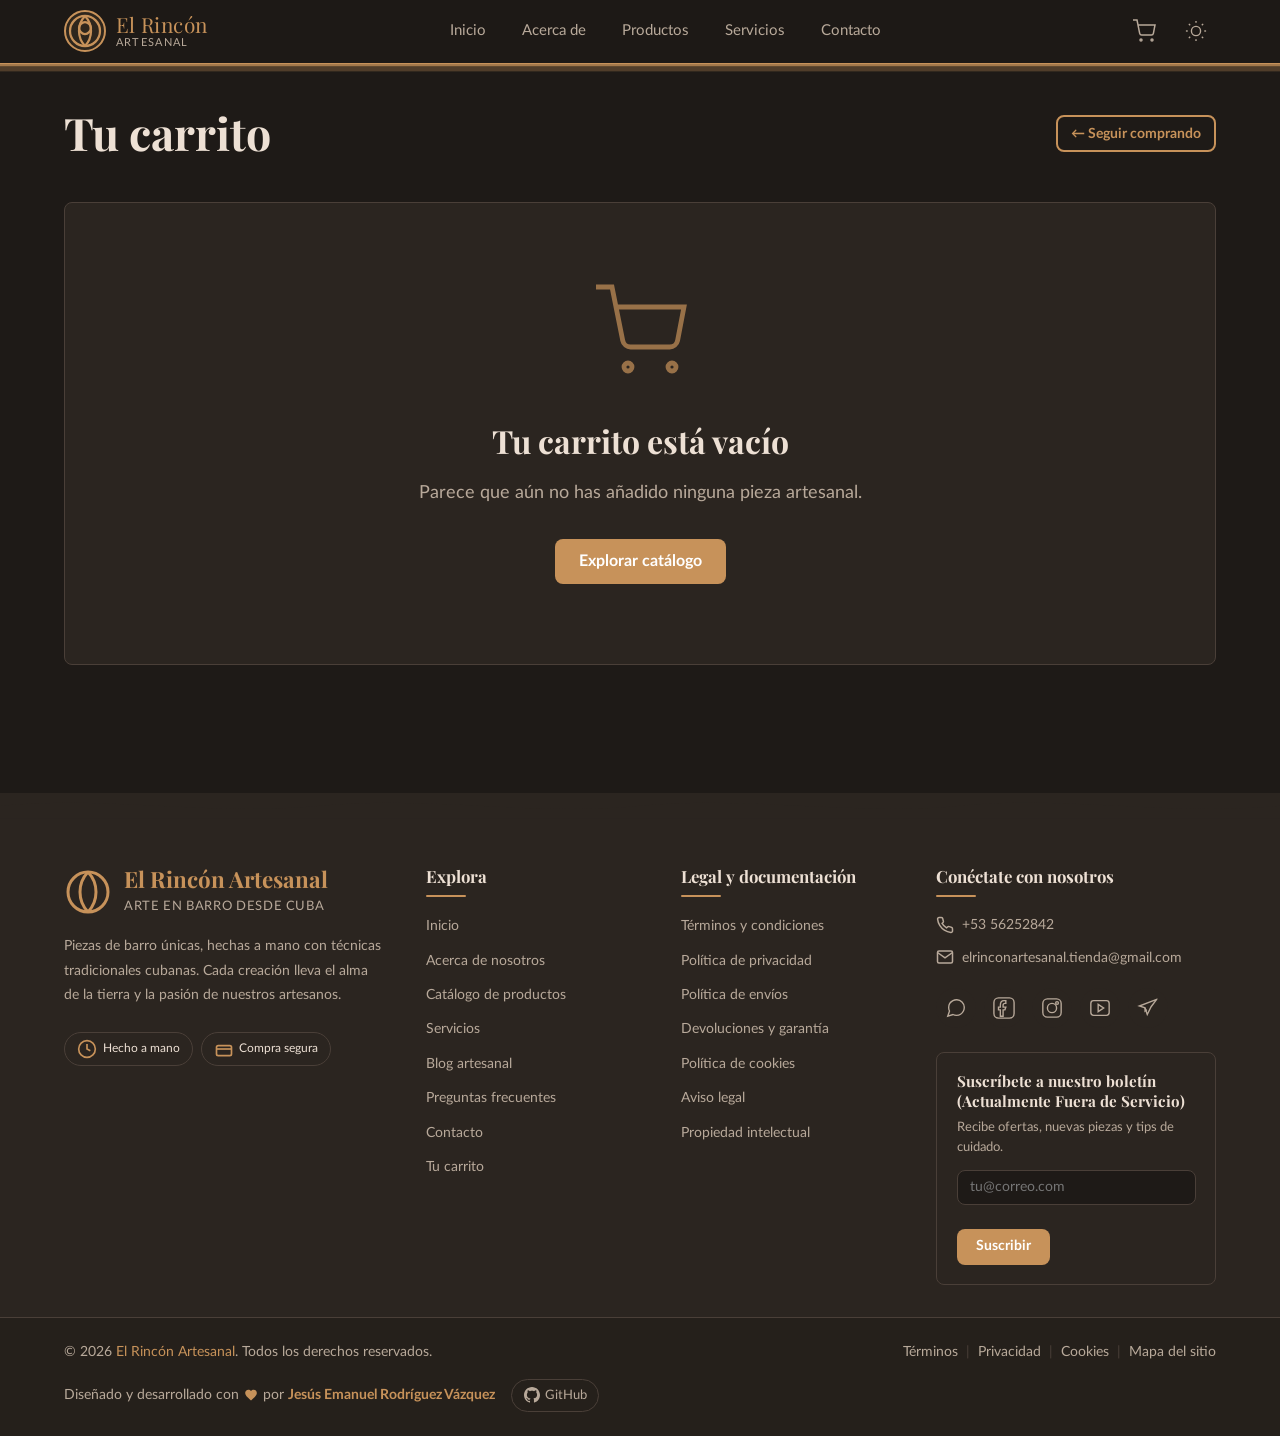
<file: pages/cart.html>
<!DOCTYPE html>
<html lang="es">
<head>
    <meta charset="UTF-8">
    <meta name="viewport" content="width=device-width, initial-scale=1.0">
    <title>Carrito – El Rincón Artesanal</title>
    <link rel="icon" href="../favicon.ico">
    <link rel="stylesheet" href="../css/normalize.css">
    <link rel="stylesheet" href="../css/main.css">
    <link rel="stylesheet" href="../css/components/navigation.css">
    <link rel="stylesheet" href="../css/components/header.css">
    <link rel="stylesheet" href="../css/components/footer.css">
    <link rel="stylesheet" href="../css/components/buttons.css">
    <link rel="stylesheet" href="../css/components/forms.css">
    <link rel="stylesheet" href="../css/components/modals.css">
    <link rel="stylesheet" href="../css/pages/cart.css">
    <link rel="stylesheet" href="../css/responsive.css">
</head>
<body>
    <div id="site-header"></div>

    <main class="container cart-page">
        <div class="cart-header reveal">
            <h1>Tu carrito</h1>
            <a href="products.html" class="btn btn-outline btn-small">← Seguir comprando</a>
        </div>

        <div id="cart-container" class="cart-container"></div>
    </main>

    <div id="order-modal" class="modal-overlay" style="display:none;">
        <div class="modal-content cart-modal">
            <button class="modal-close" onclick="closeModal('order-modal')">&times;</button>
            <div class="modal-icon">
                <svg width="56" height="56" viewBox="0 0 24 24" fill="none" stroke="var(--color-primary)" stroke-width="1.5" aria-hidden="true">
                    <circle cx="9" cy="21" r="1"/><circle cx="20" cy="21" r="1"/>
                    <path d="M1 1h4l2.68 13.39a2 2 0 0 0 2 1.61h9.72a2 2 0 0 0 2-1.61L23 6H6"/>
                </svg>
            </div>
            <h2>Completa tu pedido</h2>
            <p class="modal-sub">Ingresa tu número de teléfono de Cuba y te enviaremos la confirmación por WhatsApp y SMS.</p>
            <label for="order-phone">Número de teléfono</label>
            <input type="tel" id="order-phone" placeholder="+53 XXXXXXXX" required>
            <button onclick="realizarPedido()" class="btn btn-primary btn-block">Enviar pedido</button>
        </div>
    </div>

    <div id="site-footer"></div>

    <script src="../js/config.js"></script>
    <script src="../js/theme.js"></script>
    <script src="../js/cart.js"></script>
    <script src="../js/order.js"></script>
    <script src="../js/components/modal.js"></script>
    <script src="../js/components/navigation.js"></script>
    <script src="../js/main.js"></script>
    <script src="../js/pages/cart.js"></script>
</body>
</html>
</file>
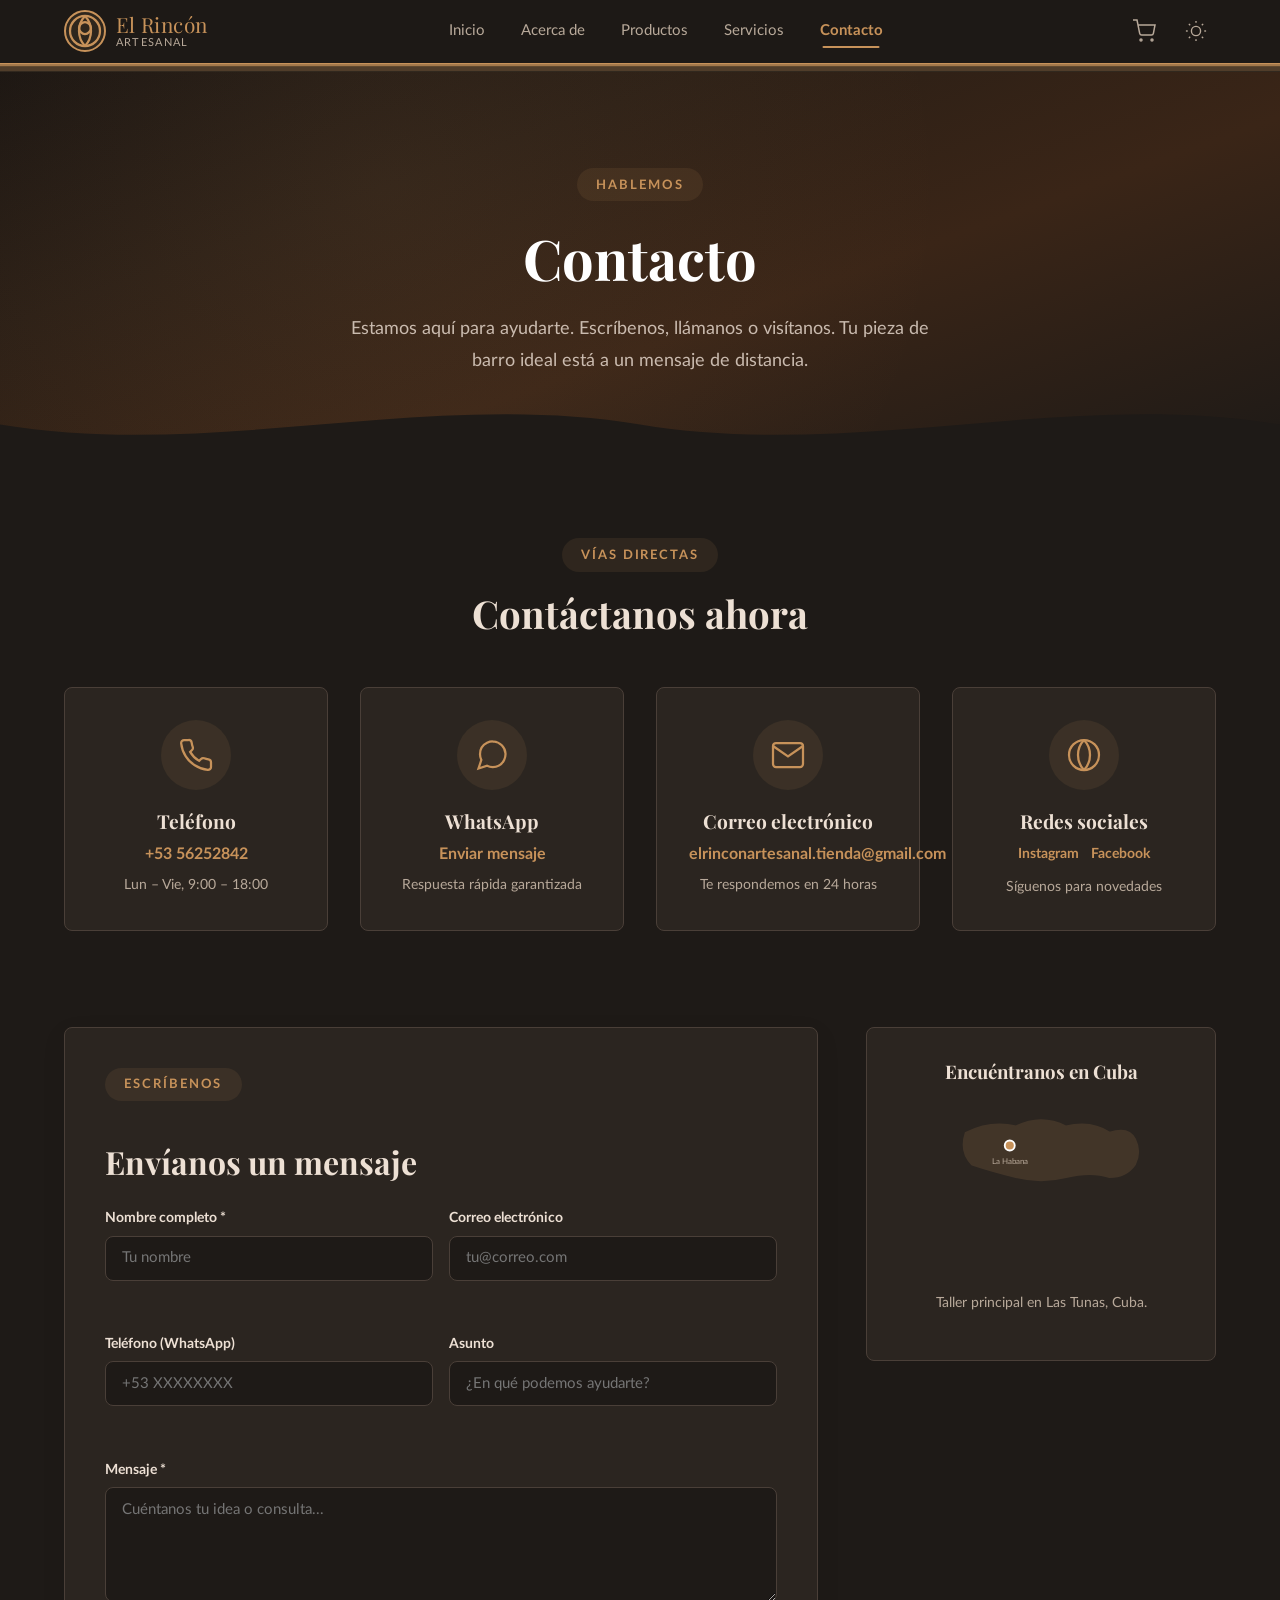
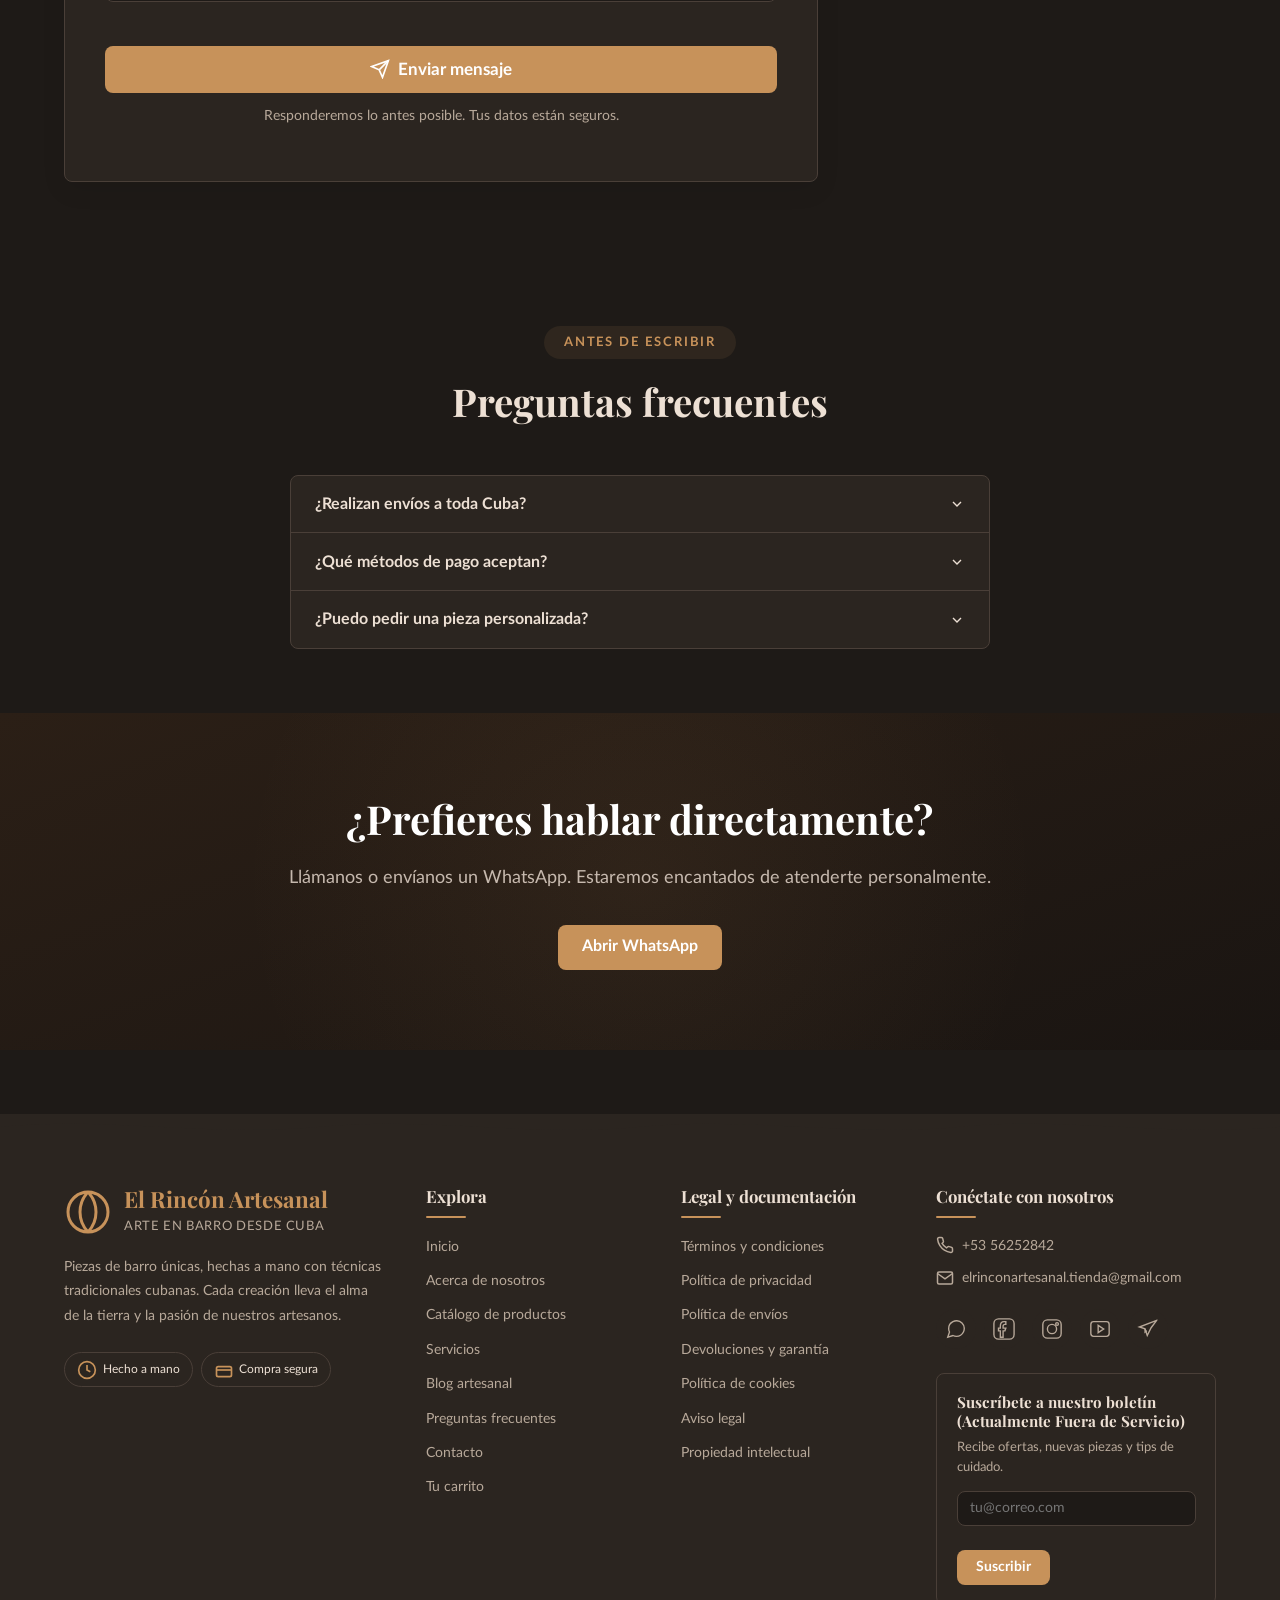
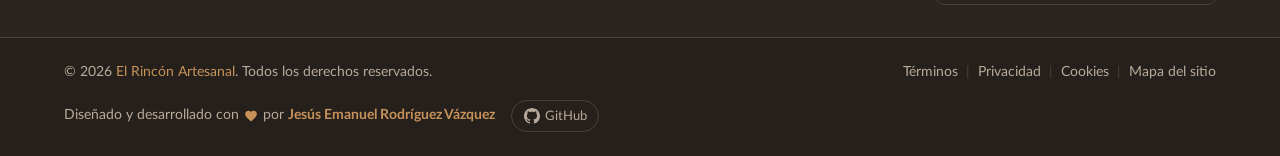
<file: pages/contact.html>
<!DOCTYPE html>
<html lang="es">
<head>
    <meta charset="UTF-8">
    <meta name="viewport" content="width=device-width, initial-scale=1.0">
    <meta name="description" content="Contacta con El Rincón Artesanal. Teléfono, WhatsApp, redes sociales y formulario de contacto. Estamos en Cuba.">
    <title>Contacto – El Rincón Artesanal</title>
    <link rel="icon" href="../favicon.ico">
    <link rel="stylesheet" href="../css/normalize.css">
    <link rel="stylesheet" href="../css/main.css">
    <link rel="stylesheet" href="../css/components/navigation.css">
    <link rel="stylesheet" href="../css/components/header.css">
    <link rel="stylesheet" href="../css/components/footer.css">
    <link rel="stylesheet" href="../css/components/buttons.css">
    <link rel="stylesheet" href="../css/components/forms.css">
    <link rel="stylesheet" href="../css/pages/contact.css">
    <link rel="stylesheet" href="../css/responsive.css">
</head>
<body>
    <div id="site-header"></div>

    <main>
        <section class="contact-hero" aria-labelledby="contact-hero-title">
            <div class="contact-hero-overlay"></div>
            <div class="container contact-hero-content reveal">
                <span class="section-tag">Hablemos</span>
                <h1 id="contact-hero-title">Contacto</h1>
                <p>Estamos aquí para ayudarte. Escríbenos, llámanos o visítanos. Tu pieza de barro ideal está a un mensaje de distancia.</p>
            </div>
            <div class="contact-hero-wave" aria-hidden="true">
                <svg viewBox="0 0 1440 80" preserveAspectRatio="none">
                    <path fill="var(--color-bg)" d="M0,40 C240,80 480,0 720,40 C960,80 1200,0 1440,40 L1440,80 L0,80 Z"/>
                </svg>
            </div>
        </section>

        <section class="contact-cards container" aria-labelledby="cards-title">
            <div class="section-header reveal">
                <span class="section-tag">Vías directas</span>
                <h2 id="cards-title">Contáctanos ahora</h2>
            </div>
            <div class="cards-grid">
                <article class="contact-card reveal" tabindex="0">
                    <div class="card-icon card-icon-phone">
                        <svg width="36" height="36" viewBox="0 0 24 24" fill="none" stroke="currentColor" stroke-width="1.5"><path d="M22 16.92v3a2 2 0 01-2.18 2 19.79 19.79 0 01-8.63-3.07 19.5 19.5 0 01-6-6 19.79 19.79 0 01-3.07-8.67A2 2 0 014.11 2h3a2 2 0 012 1.72c.127.96.362 1.903.7 2.81a2 2 0 01-.45 2.11L8.09 9.91a16 16 0 006 6l1.27-1.27a2 2 0 012.11-.45c.907.338 1.85.573 2.81.7A2 2 0 0122 16.92z"/></svg>
                    </div>
                    <h3>Teléfono</h3>
                    <a href="tel:+5356252842">+53 56252842</a>
                    <p>Lun – Vie, 9:00 – 18:00</p>
                </article>
                <article class="contact-card reveal" tabindex="0">
                    <div class="card-icon card-icon-whatsapp">
                        <svg width="36" height="36" viewBox="0 0 24 24" fill="none" stroke="currentColor" stroke-width="1.5"><path d="M21 11.5a8.38 8.38 0 01-.9 3.8 8.5 8.5 0 01-7.6 4.7 8.38 8.38 0 01-3.8-.9L3 21l1.9-5.7a8.38 8.38 0 01-.9-3.8 8.5 8.5 0 014.7-7.6 8.38 8.38 0 013.8-.9h.5a8.48 8.48 0 018 8v.5z"/></svg>
                    </div>
                    <h3>WhatsApp</h3>
                    <a href="https://wa.me/5356252842" target="_blank" rel="noopener">Enviar mensaje</a>
                    <p>Respuesta rápida garantizada</p>
                </article>
                <article class="contact-card reveal" tabindex="0">
                    <div class="card-icon card-icon-email">
                        <svg width="36" height="36" viewBox="0 0 24 24" fill="none" stroke="currentColor" stroke-width="1.5"><rect x="2" y="4" width="20" height="16" rx="2"/><polyline points="22 6 12 13 2 6"/></svg>
                    </div>
                    <h3>Correo electrónico</h3>
                    <a href="mailto:elrinconartesanal.tienda@gmail.com">elrinconartesanal.tienda@gmail.com</a>
                    <p>Te respondemos en 24 horas</p>
                </article>
                <article class="contact-card reveal" tabindex="0">
                    <div class="card-icon card-icon-social">
                        <svg width="36" height="36" viewBox="0 0 24 24" fill="none" stroke="currentColor" stroke-width="1.5"><circle cx="12" cy="12" r="10"/><path d="M12 2a14.5 14.5 0 0 1 0 20"/><path d="M12 2a14.5 14.5 0 0 0 0 20"/></svg>
                    </div>
                    <h3>Redes sociales</h3>
                    <div class="social-links-inline">
                        <a href="https://instagram.com/elrinconartesanal" target="_blank" rel="noopener" aria-label="Instagram">Instagram</a>
                        <a href="https://facebook.com/elrinconartesanal" target="_blank" rel="noopener" aria-label="Facebook">Facebook</a>
                    </div>
                    <p>Síguenos para novedades</p>
                </article>
            </div>
        </section>

        <section class="contact-form-section container" aria-labelledby="form-title">
            <div class="form-layout">
                <div class="form-wrapper reveal">
                    <span class="section-tag">Escríbenos</span>
                    <h2 id="form-title">Envíanos un mensaje</h2>
                    <form id="contact-form" class="contact-form-advanced" novalidate>
                        <div class="form-row">
                            <div class="form-group">
                                <label for="name">Nombre completo *</label>
                                <input type="text" id="name" name="name" required placeholder="Tu nombre">
                                <span class="error-message">Campo obligatorio</span>
                            </div>
                            <div class="form-group">
                                <label for="email">Correo electrónico</label>
                                <input type="email" id="email" name="email" placeholder="tu@correo.com">
                                <span class="error-message">Ingresa un correo válido</span>
                            </div>
                        </div>
                        <div class="form-row">
                            <div class="form-group">
                                <label for="phone">Teléfono (WhatsApp)</label>
                                <input type="tel" id="phone" name="phone" placeholder="+53 XXXXXXXX">
                            </div>
                            <div class="form-group">
                                <label for="subject">Asunto</label>
                                <input type="text" id="subject" name="subject" placeholder="¿En qué podemos ayudarte?">
                            </div>
                        </div>
                        <div class="form-group">
                            <label for="message">Mensaje *</label>
                            <textarea id="message" name="message" rows="5" required placeholder="Cuéntanos tu idea o consulta..."></textarea>
                            <span class="error-message">Escribe tu mensaje</span>
                        </div>
                        <button type="submit" class="btn btn-primary btn-block">
                            <svg width="20" height="20" viewBox="0 0 24 24" fill="none" stroke="currentColor" stroke-width="2"><line x1="22" y1="2" x2="11" y2="13"/><polygon points="22 2 15 22 11 13 2 9 22 2"/></svg>
                            Enviar mensaje
                        </button>
                        <p class="form-note">Responderemos lo antes posible. Tus datos están seguros.</p>
                    </form>
                </div>
                <div class="map-wrapper reveal">
                    <h3>Encuéntranos en Cuba</h3>
                    <div class="map-decoration">
                        <svg viewBox="0 0 200 120" fill="none" xmlns="http://www.w3.org/2000/svg" aria-hidden="true">
                            <!-- Silueta simplificada de Cuba -->
                            <path d="M40,20 Q60,10 80,15 Q100,5 120,15 Q140,10 155,20 Q170,15 175,25 Q180,35 175,45 Q168,55 155,55 Q140,50 120,55 Q100,60 80,55 Q60,50 45,45 Q35,35 40,20Z" fill="var(--color-primary)" opacity="0.15" stroke="var(--color-primary)" stroke-width="2"/>
                            <!-- Marcador en La Habana -->
                            <circle cx="75" cy="30" r="4" fill="var(--color-primary)" stroke="#fff" stroke-width="1.5"/>
                            <text x="75" y="45" text-anchor="middle" fill="var(--color-text-secondary)" font-size="6">La Habana</text>
                        </svg>
                    </div>
                    <p>Taller principal en Las Tunas, Cuba.</p>
                </div>
            </div>
        </section>

        <section class="contact-faq container" aria-labelledby="faq-title">
            <div class="section-header reveal">
                <span class="section-tag">Antes de escribir</span>
                <h2 id="faq-title">Preguntas frecuentes</h2>
            </div>
            <div class="faq-accordion reveal">
                <div class="faq-item">
                    <button class="faq-question" aria-expanded="false">
                        ¿Realizan envíos a toda Cuba?
                        <svg width="16" height="16" viewBox="0 0 24 24" fill="none" stroke="currentColor" stroke-width="2"><polyline points="6 9 12 15 18 9"/></svg>
                    </button>
                    <div class="faq-answer">
                        <p>Sí, coordinamos envíos a todas las provincias mediante agencias de paquetería confiables. El costo varía según el destino.</p>
                    </div>
                </div>
                <div class="faq-item">
                    <button class="faq-question" aria-expanded="false">
                        ¿Qué métodos de pago aceptan?
                        <svg width="16" height="16" viewBox="0 0 24 24" fill="none" stroke="currentColor" stroke-width="2"><polyline points="6 9 12 15 18 9"/></svg>
                    </button>
                    <div class="faq-answer">
                        <p>Aceptamos Transfermóvil, EnZona y pago en efectivo al recibir el pedido (en La Habana).</p>
                    </div>
                </div>
                <div class="faq-item">
                    <button class="faq-question" aria-expanded="false">
                        ¿Puedo pedir una pieza personalizada?
                        <svg width="16" height="16" viewBox="0 0 24 24" fill="none" stroke="currentColor" stroke-width="2"><polyline points="6 9 12 15 18 9"/></svg>
                    </button>
                    <div class="faq-answer">
                        <p>¡Claro! Solo cuéntanos tu idea por WhatsApp o mediante el formulario y la creamos para ti.</p>
                    </div>
                </div>
            </div>
        </section>

        <section class="contact-cta" aria-labelledby="cta-title">
            <div class="contact-cta-overlay"></div>
            <div class="container contact-cta-content reveal">
                <h2 id="cta-title">¿Prefieres hablar directamente?</h2>
                <p>Llámanos o envíanos un WhatsApp. Estaremos encantados de atenderte personalmente.</p>
                <a href="https://wa.me/5356252842" target="_blank" rel="noopener" class="btn btn-primary btn-lg">Abrir WhatsApp</a>
            </div>
        </section>
    </main>

    <div id="site-footer"></div>

    <script src="../js/config.js"></script>
    <script src="../js/theme.js"></script>
    <script src="../js/cart.js"></script>
    <script src="../js/components/navigation.js"></script>
    <script src="../js/main.js"></script>
    <script src="../js/pages/contact.js"></script>
</body>
</html>
</file>
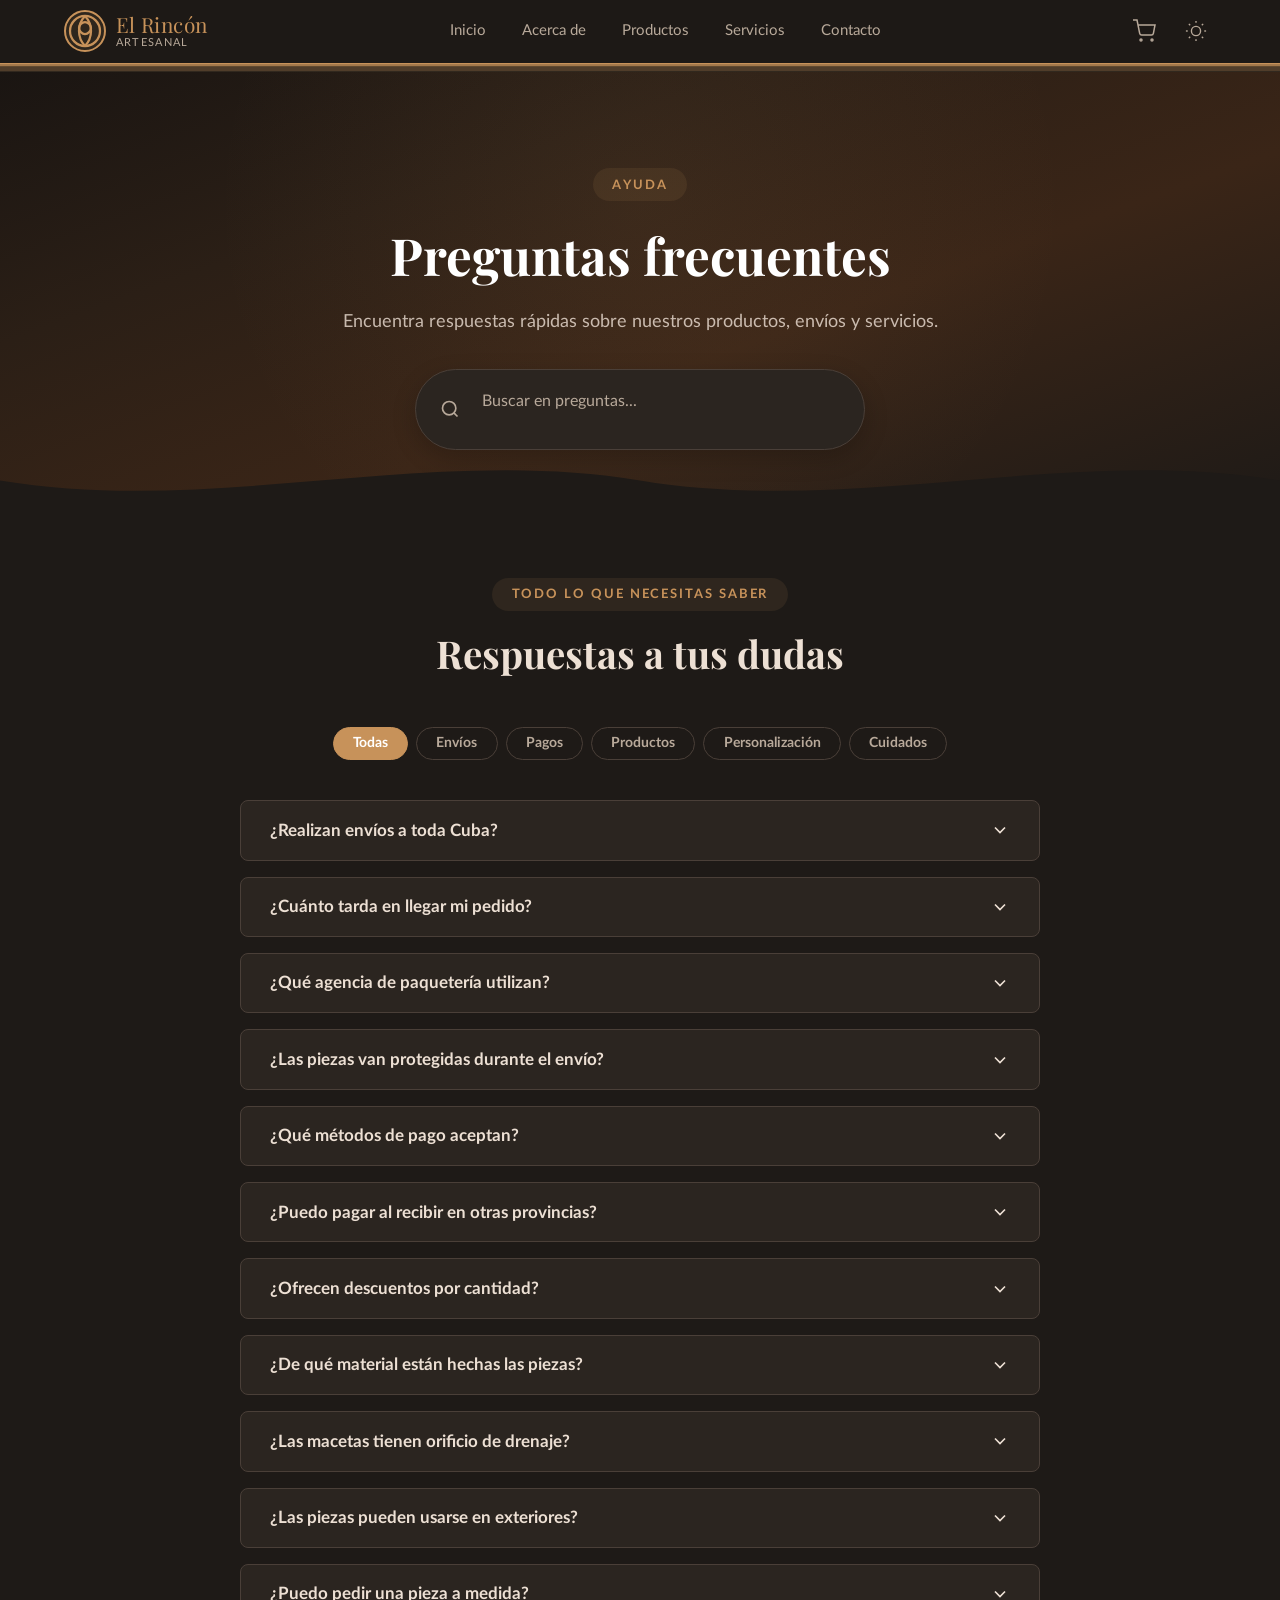
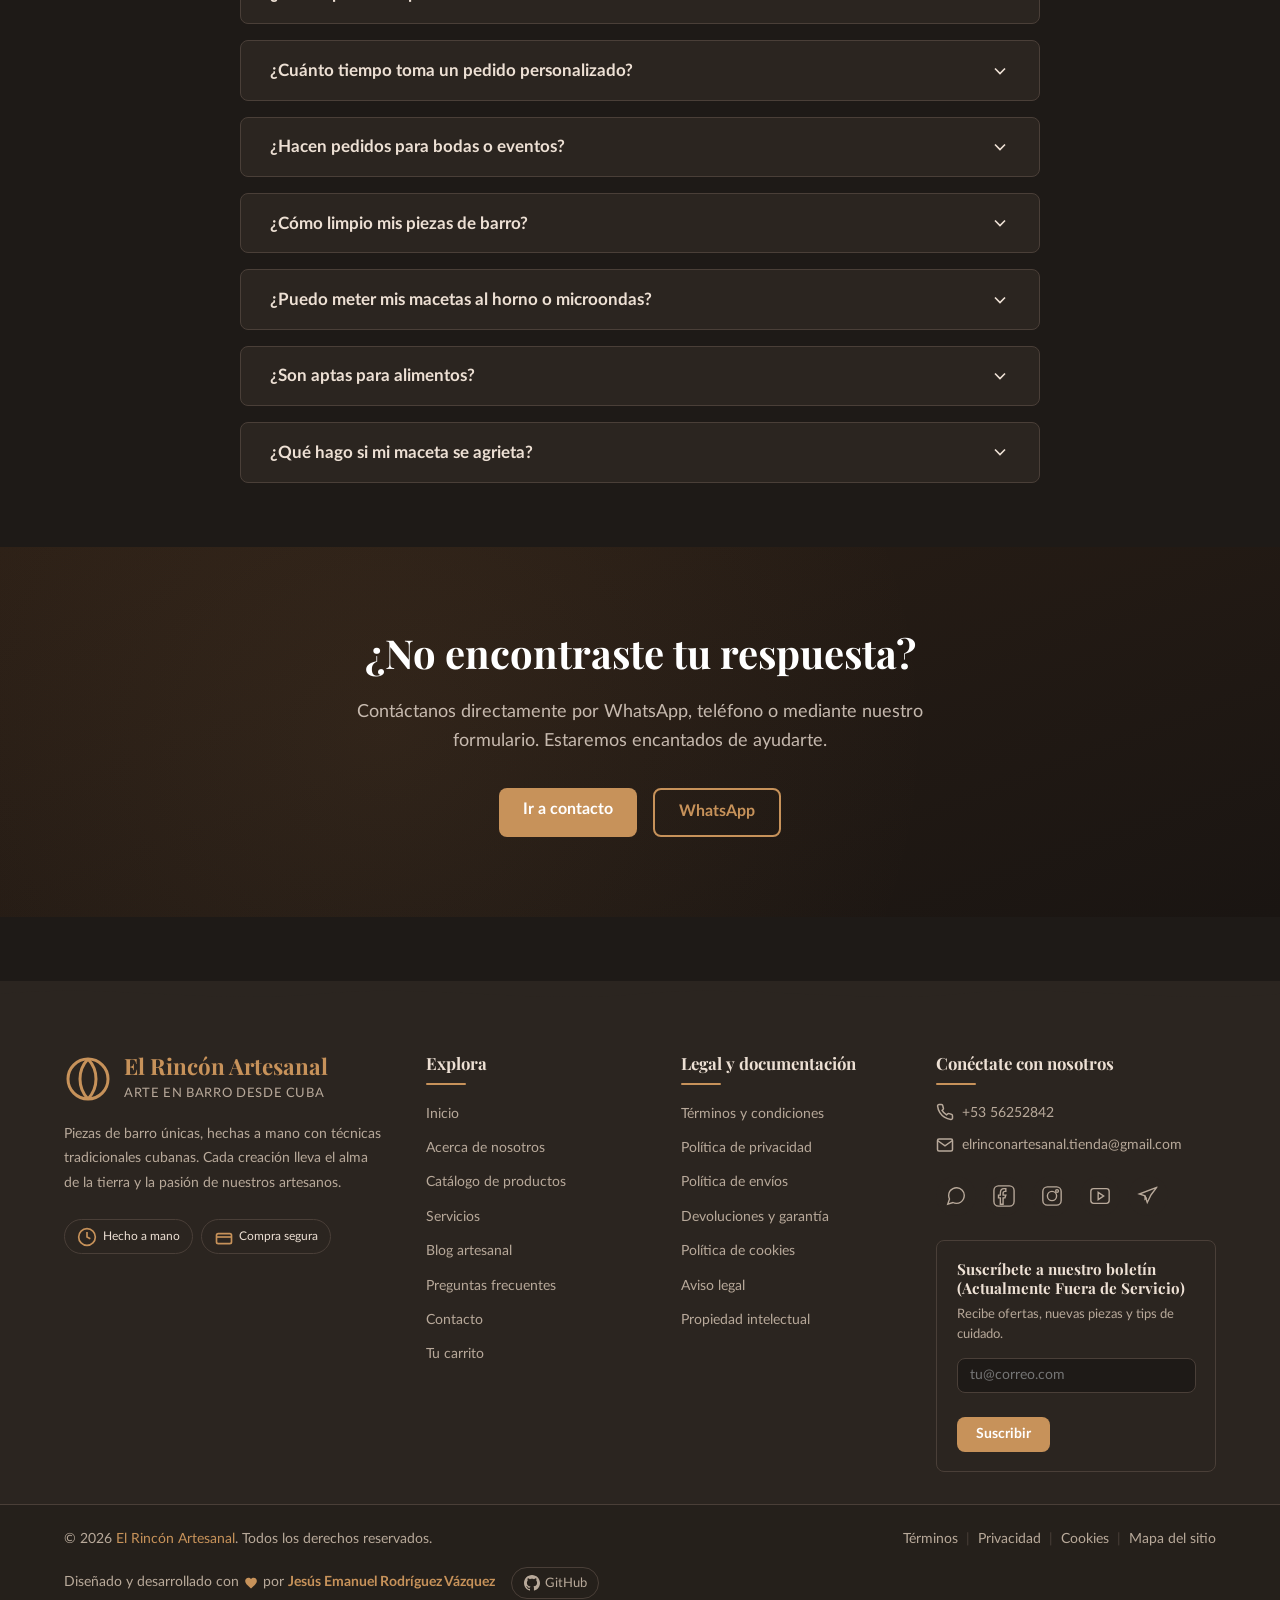
<file: pages/faq.html>
<!DOCTYPE html>
<html lang="es">
<head>
    <meta charset="UTF-8">
    <meta name="viewport" content="width=device-width, initial-scale=1.0">
    <meta name="description" content="Preguntas frecuentes de El Rincón Artesanal. Envíos, pagos, personalización, cuidados y más.">
    <title>Preguntas frecuentes – El Rincón Artesanal</title>
    <link rel="icon" href="../favicon.ico">
    <link rel="stylesheet" href="../css/normalize.css">
    <link rel="stylesheet" href="../css/main.css">
    <link rel="stylesheet" href="../css/components/navigation.css">
    <link rel="stylesheet" href="../css/components/header.css">
    <link rel="stylesheet" href="../css/components/footer.css">
    <link rel="stylesheet" href="../css/components/buttons.css">
    <link rel="stylesheet" href="../css/components/forms.css">
    <link rel="stylesheet" href="../css/pages/faq.css">
    <link rel="stylesheet" href="../css/responsive.css">
</head>
<body>
    <div id="site-header"></div>

    <main>
        <section class="faq-hero" aria-labelledby="faq-hero-title">
            <div class="faq-hero-overlay"></div>
            <div class="container faq-hero-content reveal">
                <span class="section-tag">Ayuda</span>
                <h1 id="faq-hero-title">Preguntas frecuentes</h1>
                <p class="faq-hero-sub">Encuentra respuestas rápidas sobre nuestros productos, envíos y servicios.</p>
                <div class="faq-search">
                    <svg width="20" height="20" viewBox="0 0 24 24" fill="none" stroke="currentColor" stroke-width="2" aria-hidden="true">
                        <circle cx="11" cy="11" r="8"/><path d="M21 21l-4.35-4.35"/>
                    </svg>
                    <input type="text" id="faq-search-input" placeholder="Buscar en preguntas..." aria-label="Buscar preguntas frecuentes" autocomplete="off">
                </div>
                <p id="faq-no-results" class="faq-no-results" style="display:none;">No se encontraron preguntas. Prueba con otros términos.</p>
            </div>
            <div class="faq-hero-wave" aria-hidden="true">
                <svg viewBox="0 0 1440 80" preserveAspectRatio="none">
                    <path fill="var(--color-bg)" d="M0,40 C240,80 480,0 720,40 C960,80 1200,0 1440,40 L1440,80 L0,80 Z"/>
                </svg>
            </div>
        </section>

        <section class="faq-content container" aria-labelledby="faq-content-title">
            <div class="section-header reveal">
                <span class="section-tag">Todo lo que necesitas saber</span>
                <h2 id="faq-content-title">Respuestas a tus dudas</h2>
            </div>

            <div class="faq-categories reveal" id="faq-categories">
                <button class="cat-btn active" data-cat="all">Todas</button>
                <button class="cat-btn" data-cat="envios">Envíos</button>
                <button class="cat-btn" data-cat="pagos">Pagos</button>
                <button class="cat-btn" data-cat="productos">Productos</button>
                <button class="cat-btn" data-cat="personalizacion">Personalización</button>
                <button class="cat-btn" data-cat="cuidados">Cuidados</button>
            </div>

            <div class="faq-list" id="faq-list">
                <div class="faq-item reveal" data-cat="envios">
                    <button class="faq-question" aria-expanded="false">
                        <span>¿Realizan envíos a toda Cuba?</span>
                        <svg width="20" height="20" viewBox="0 0 24 24" fill="none" stroke="currentColor" stroke-width="2"><polyline points="6 9 12 15 18 9"/></svg>
                    </button>
                    <div class="faq-answer"><p>Sí, coordinamos envíos a todas las provincias mediante agencias de paquetería confiables. El costo depende del destino y del peso del paquete. Te informaremos el precio exacto antes de confirmar el pedido.</p></div>
                </div>
                <div class="faq-item reveal" data-cat="envios">
                    <button class="faq-question" aria-expanded="false">
                        <span>¿Cuánto tarda en llegar mi pedido?</span>
                        <svg width="20" height="20" viewBox="0 0 24 24" fill="none" stroke="currentColor" stroke-width="2"><polyline points="6 9 12 15 18 9"/></svg>
                    </button>
                    <div class="faq-answer"><p>Dependiendo del destino, los envíos suelen tardar entre 3 y 7 días hábiles. Las entregas en La Habana pueden coordinarse para el mismo día o al siguiente.</p></div>
                </div>
                <div class="faq-item reveal" data-cat="envios">
                    <button class="faq-question" aria-expanded="false">
                        <span>¿Qué agencia de paquetería utilizan?</span>
                        <svg width="20" height="20" viewBox="0 0 24 24" fill="none" stroke="currentColor" stroke-width="2"><polyline points="6 9 12 15 18 9"/></svg>
                    </button>
                    <div class="faq-answer"><p>Trabajamos con varias agencias locales, elegimos la más conveniente según el destino y el tipo de pieza. Podemos adaptarnos a tu preferencia si tienes alguna agencia de confianza.</p></div>
                </div>
                <div class="faq-item reveal" data-cat="envios">
                    <button class="faq-question" aria-expanded="false">
                        <span>¿Las piezas van protegidas durante el envío?</span>
                        <svg width="20" height="20" viewBox="0 0 24 24" fill="none" stroke="currentColor" stroke-width="2"><polyline points="6 9 12 15 18 9"/></svg>
                    </button>
                    <div class="faq-answer"><p>Sí, embalamos cada pieza cuidadosamente con material acolchado y cajas resistentes. Hacemos todo lo posible para que lleguen en perfecto estado. Si ocurre algún daño, contáctanos de inmediato.</p></div>
                </div>

                <div class="faq-item reveal" data-cat="pagos">
                    <button class="faq-question" aria-expanded="false">
                        <span>¿Qué métodos de pago aceptan?</span>
                        <svg width="20" height="20" viewBox="0 0 24 24" fill="none" stroke="currentColor" stroke-width="2"><polyline points="6 9 12 15 18 9"/></svg>
                    </button>
                    <div class="faq-answer"><p>Aceptamos Transfermóvil, EnZona y pago en efectivo al recibir el pedido (en La Habana). Pronto añadiremos más opciones.</p></div>
                </div>
                <div class="faq-item reveal" data-cat="pagos">
                    <button class="faq-question" aria-expanded="false">
                        <span>¿Puedo pagar al recibir en otras provincias?</span>
                        <svg width="20" height="20" viewBox="0 0 24 24" fill="none" stroke="currentColor" stroke-width="2"><polyline points="6 9 12 15 18 9"/></svg>
                    </button>
                    <div class="faq-answer"><p>Para envíos fuera de La Habana, el pago se realiza por adelantado mediante Transfermóvil o EnZona. Esto nos permite asegurar la transacción antes de despachar.</p></div>
                </div>
                <div class="faq-item reveal" data-cat="pagos">
                    <button class="faq-question" aria-expanded="false">
                        <span>¿Ofrecen descuentos por cantidad?</span>
                        <svg width="20" height="20" viewBox="0 0 24 24" fill="none" stroke="currentColor" stroke-width="2"><polyline points="6 9 12 15 18 9"/></svg>
                    </button>
                    <div class="faq-answer"><p>Sí, a partir de 5 unidades iguales aplicamos un 10% de descuento y desde 10 unidades un 15%. Para pedidos al por mayor, contáctanos directamente.</p></div>
                </div>

                <div class="faq-item reveal" data-cat="productos">
                    <button class="faq-question" aria-expanded="false">
                        <span>¿De qué material están hechas las piezas?</span>
                        <svg width="20" height="20" viewBox="0 0 24 24" fill="none" stroke="currentColor" stroke-width="2"><polyline points="6 9 12 15 18 9"/></svg>
                    </button>
                    <div class="faq-answer"><p>Todas nuestras piezas son de barro cocido artesanalmente. Usamos barro de la región, seleccionado por su pureza y plasticidad.</p></div>
                </div>
                <div class="faq-item reveal" data-cat="productos">
                    <button class="faq-question" aria-expanded="false">
                        <span>¿Las macetas tienen orificio de drenaje?</span>
                        <svg width="20" height="20" viewBox="0 0 24 24" fill="none" stroke="currentColor" stroke-width="2"><polyline points="6 9 12 15 18 9"/></svg>
                    </button>
                    <div class="faq-answer"><p>La mayoría de nuestras macetas incluyen orificio de drenaje. Si necesitas una sin orificio o con uno adicional, podemos personalizarla sin costo extra.</p></div>
                </div>
                <div class="faq-item reveal" data-cat="productos">
                    <button class="faq-question" aria-expanded="false">
                        <span>¿Las piezas pueden usarse en exteriores?</span>
                        <svg width="20" height="20" viewBox="0 0 24 24" fill="none" stroke="currentColor" stroke-width="2"><polyline points="6 9 12 15 18 9"/></svg>
                    </button>
                    <div class="faq-answer"><p>Sí, nuestras piezas soportan condiciones exteriores siempre que se eviten cambios bruscos de temperatura. Recomendamos aplicar un sellador si estarán expuestas constantemente a la intemperie.</p></div>
                </div>

                <div class="faq-item reveal" data-cat="personalizacion">
                    <button class="faq-question" aria-expanded="false">
                        <span>¿Puedo pedir una pieza a medida?</span>
                        <svg width="20" height="20" viewBox="0 0 24 24" fill="none" stroke="currentColor" stroke-width="2"><polyline points="6 9 12 15 18 9"/></svg>
                    </button>
                    <div class="faq-answer"><p>¡Claro! Creamos piezas personalizadas según tus especificaciones de tamaño, forma, color y acabado. Contáctanos y cuéntanos tu idea.</p></div>
                </div>
                <div class="faq-item reveal" data-cat="personalizacion">
                    <button class="faq-question" aria-expanded="false">
                        <span>¿Cuánto tiempo toma un pedido personalizado?</span>
                        <svg width="20" height="20" viewBox="0 0 24 24" fill="none" stroke="currentColor" stroke-width="2"><polyline points="6 9 12 15 18 9"/></svg>
                    </button>
                    <div class="faq-answer"><p>Depende de la complejidad. Una pieza estándar puede estar lista en 5-7 días; trabajos más elaborados pueden requerir 2 semanas. Te confirmaremos el plazo al hacer el encargo.</p></div>
                </div>
                <div class="faq-item reveal" data-cat="personalizacion">
                    <button class="faq-question" aria-expanded="false">
                        <span>¿Hacen pedidos para bodas o eventos?</span>
                        <svg width="20" height="20" viewBox="0 0 24 24" fill="none" stroke="currentColor" stroke-width="2"><polyline points="6 9 12 15 18 9"/></svg>
                    </button>
                    <div class="faq-answer"><p>Sí, realizamos lotes especiales para bodas, eventos corporativos y regalos empresariales. Ofrecemos condiciones especiales para cantidades grandes. Contáctanos con anticipación.</p></div>
                </div>

                <div class="faq-item reveal" data-cat="cuidados">
                    <button class="faq-question" aria-expanded="false">
                        <span>¿Cómo limpio mis piezas de barro?</span>
                        <svg width="20" height="20" viewBox="0 0 24 24" fill="none" stroke="currentColor" stroke-width="2"><polyline points="6 9 12 15 18 9"/></svg>
                    </button>
                    <div class="faq-answer"><p>Límpialas con agua tibia y jabón neutro, usando un paño suave. Evita estropajos abrasivos y productos químicos fuertes. Seca completamente antes de almacenar.</p></div>
                </div>
                <div class="faq-item reveal" data-cat="cuidados">
                    <button class="faq-question" aria-expanded="false">
                        <span>¿Puedo meter mis macetas al horno o microondas?</span>
                        <svg width="20" height="20" viewBox="0 0 24 24" fill="none" stroke="currentColor" stroke-width="2"><polyline points="6 9 12 15 18 9"/></svg>
                    </button>
                    <div class="faq-answer"><p>No recomendamos usar nuestras macetas en horno ni microondas, ya que están diseñadas para uso decorativo o de jardinería. Podrían dañarse con calor extremo adicional.</p></div>
                </div>
                <div class="faq-item reveal" data-cat="cuidados">
                    <button class="faq-question" aria-expanded="false">
                        <span>¿Son aptas para alimentos?</span>
                        <svg width="20" height="20" viewBox="0 0 24 24" fill="none" stroke="currentColor" stroke-width="2"><polyline points="6 9 12 15 18 9"/></svg>
                    </button>
                    <div class="faq-answer"><p>Nuestras piezas están pensadas principalmente para decoración y jardinería. Algunas pueden ser aptas para alimentos (fuentes, platos), pero consulta primero para asegurarte del esmaltado adecuado.</p></div>
                </div>
                <div class="faq-item reveal" data-cat="cuidados">
                    <button class="faq-question" aria-expanded="false">
                        <span>¿Qué hago si mi maceta se agrieta?</span>
                        <svg width="20" height="20" viewBox="0 0 24 24" fill="none" stroke="currentColor" stroke-width="2"><polyline points="6 9 12 15 18 9"/></svg>
                    </button>
                    <div class="faq-answer"><p>Las grietas finas pueden repararse con adhesivos epóxicos o masillas especiales para cerámica. Si la pieza es reciente y se dañó sin uso inadecuado, contáctanos para evaluar una reposición.</p></div>
                </div>
            </div>
        </section>

        <section class="faq-cta" aria-labelledby="faq-cta-title">
            <div class="faq-cta-overlay"></div>
            <div class="container faq-cta-content reveal">
                <h2 id="faq-cta-title">¿No encontraste tu respuesta?</h2>
                <p>Contáctanos directamente por WhatsApp, teléfono o mediante nuestro formulario. Estaremos encantados de ayudarte.</p>
                <div class="faq-cta-actions">
                    <a href="contact.html" class="btn btn-primary btn-lg">Ir a contacto</a>
                    <a href="https://wa.me/5356252842" target="_blank" rel="noopener" class="btn btn-outline btn-lg">WhatsApp</a>
                </div>
            </div>
        </section>
    </main>

    <div id="site-footer"></div>

    <script src="../js/config.js"></script>
    <script src="../js/theme.js"></script>
    <script src="../js/cart.js"></script>
    <script src="../js/components/navigation.js"></script>
    <script src="../js/main.js"></script>
    <script src="../js/pages/faq.js"></script>
</body>
</html>
</file>
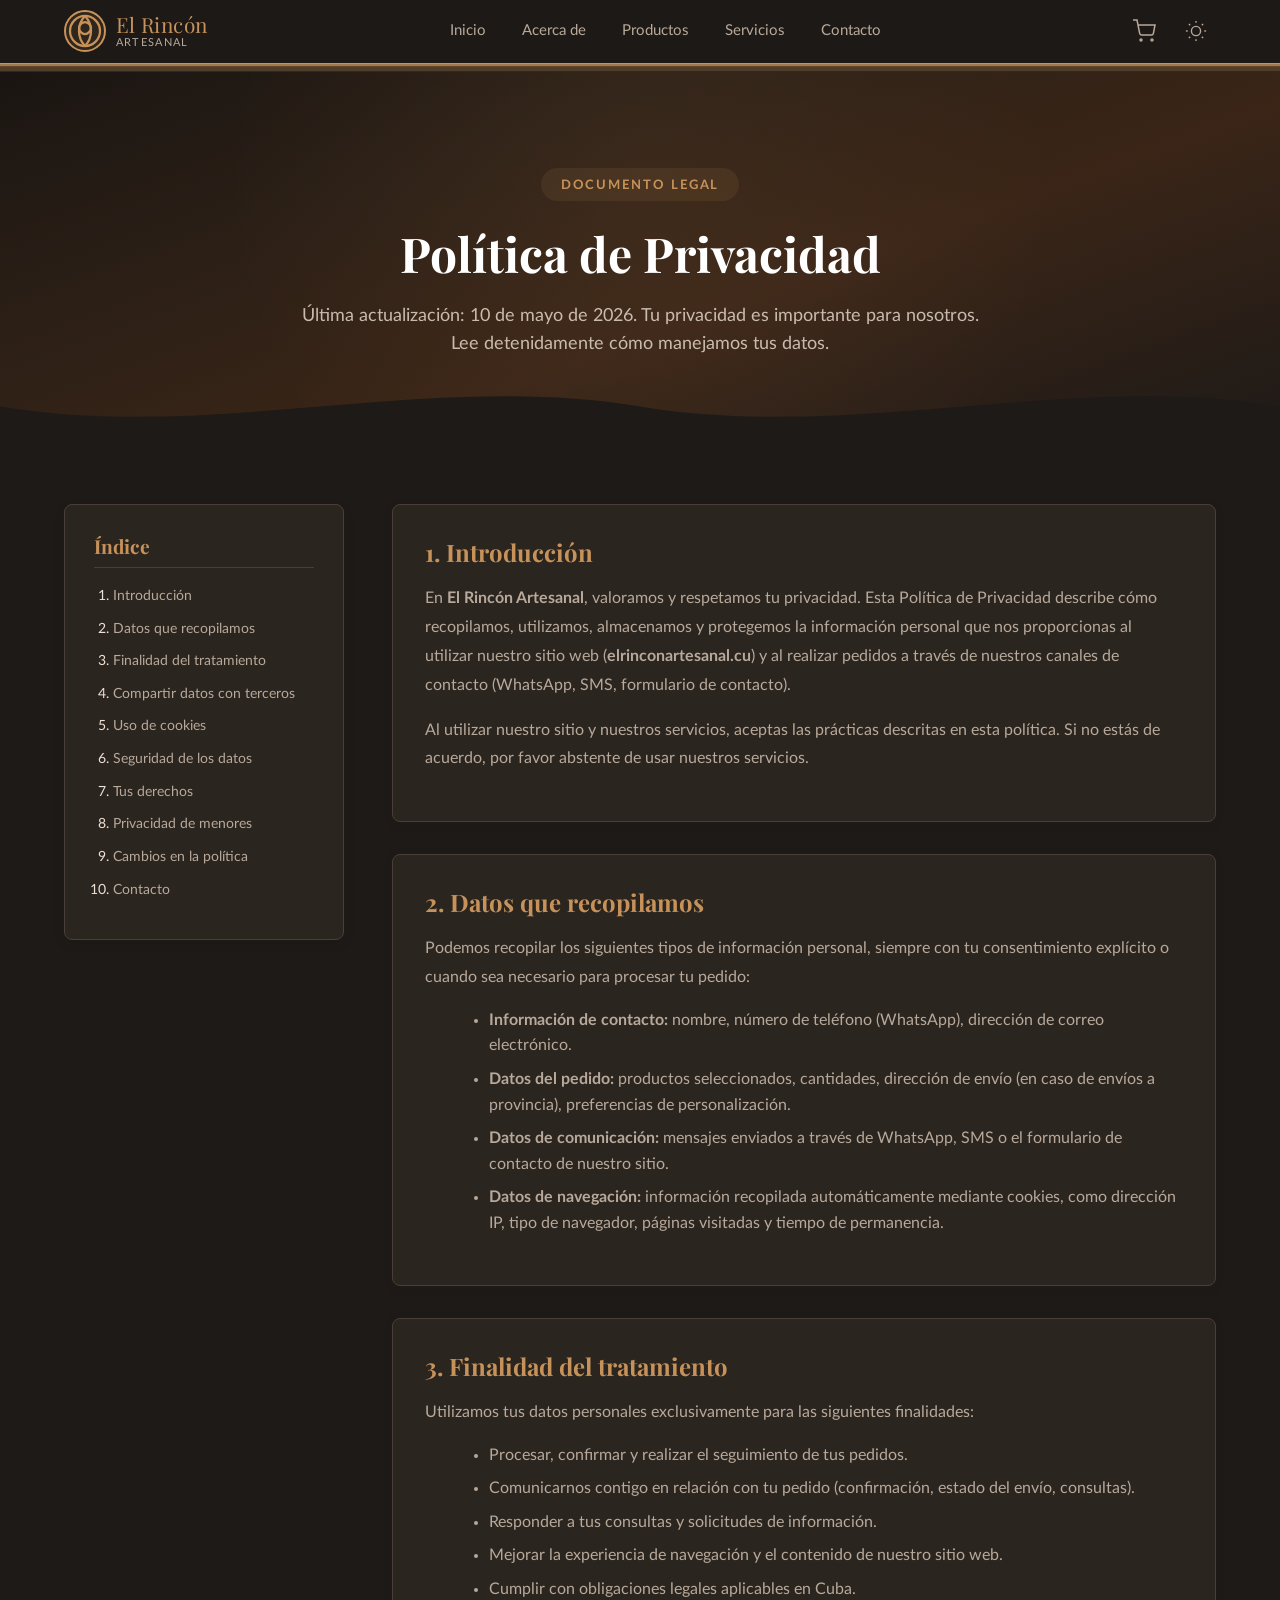
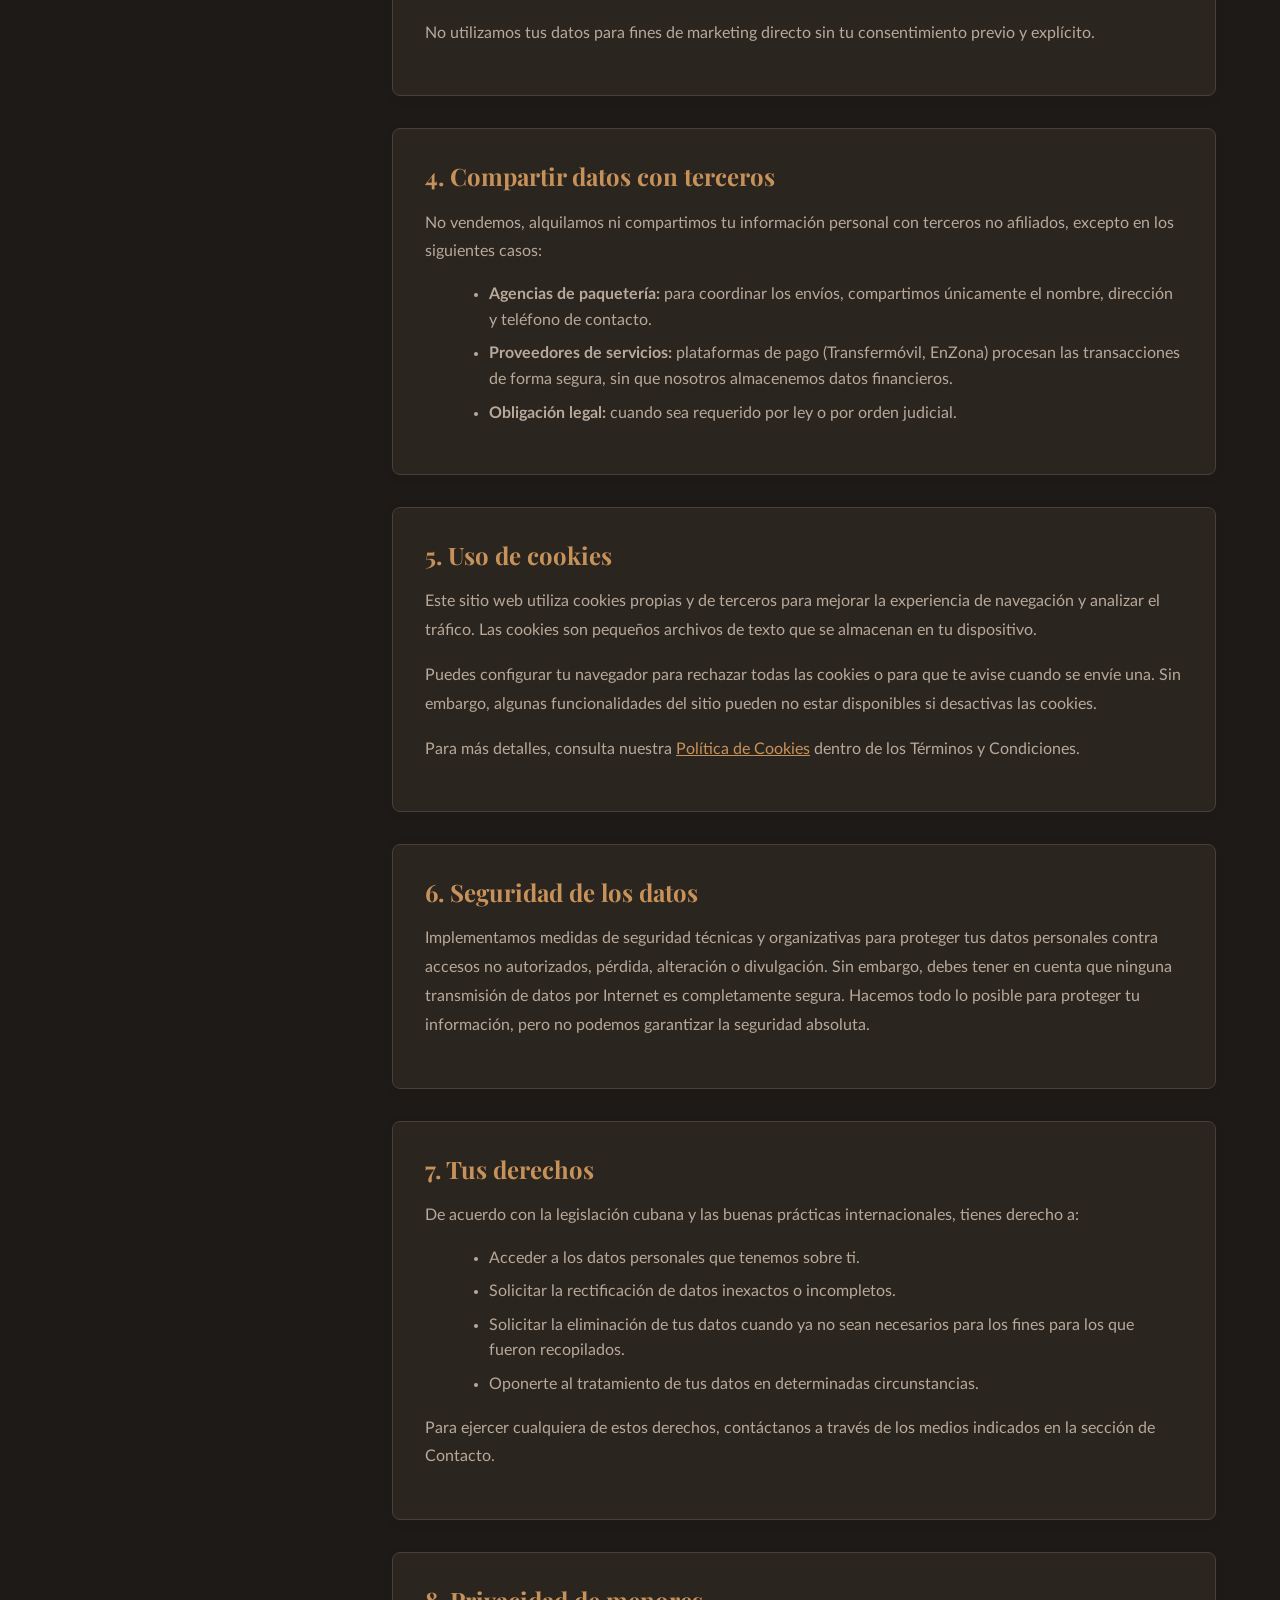
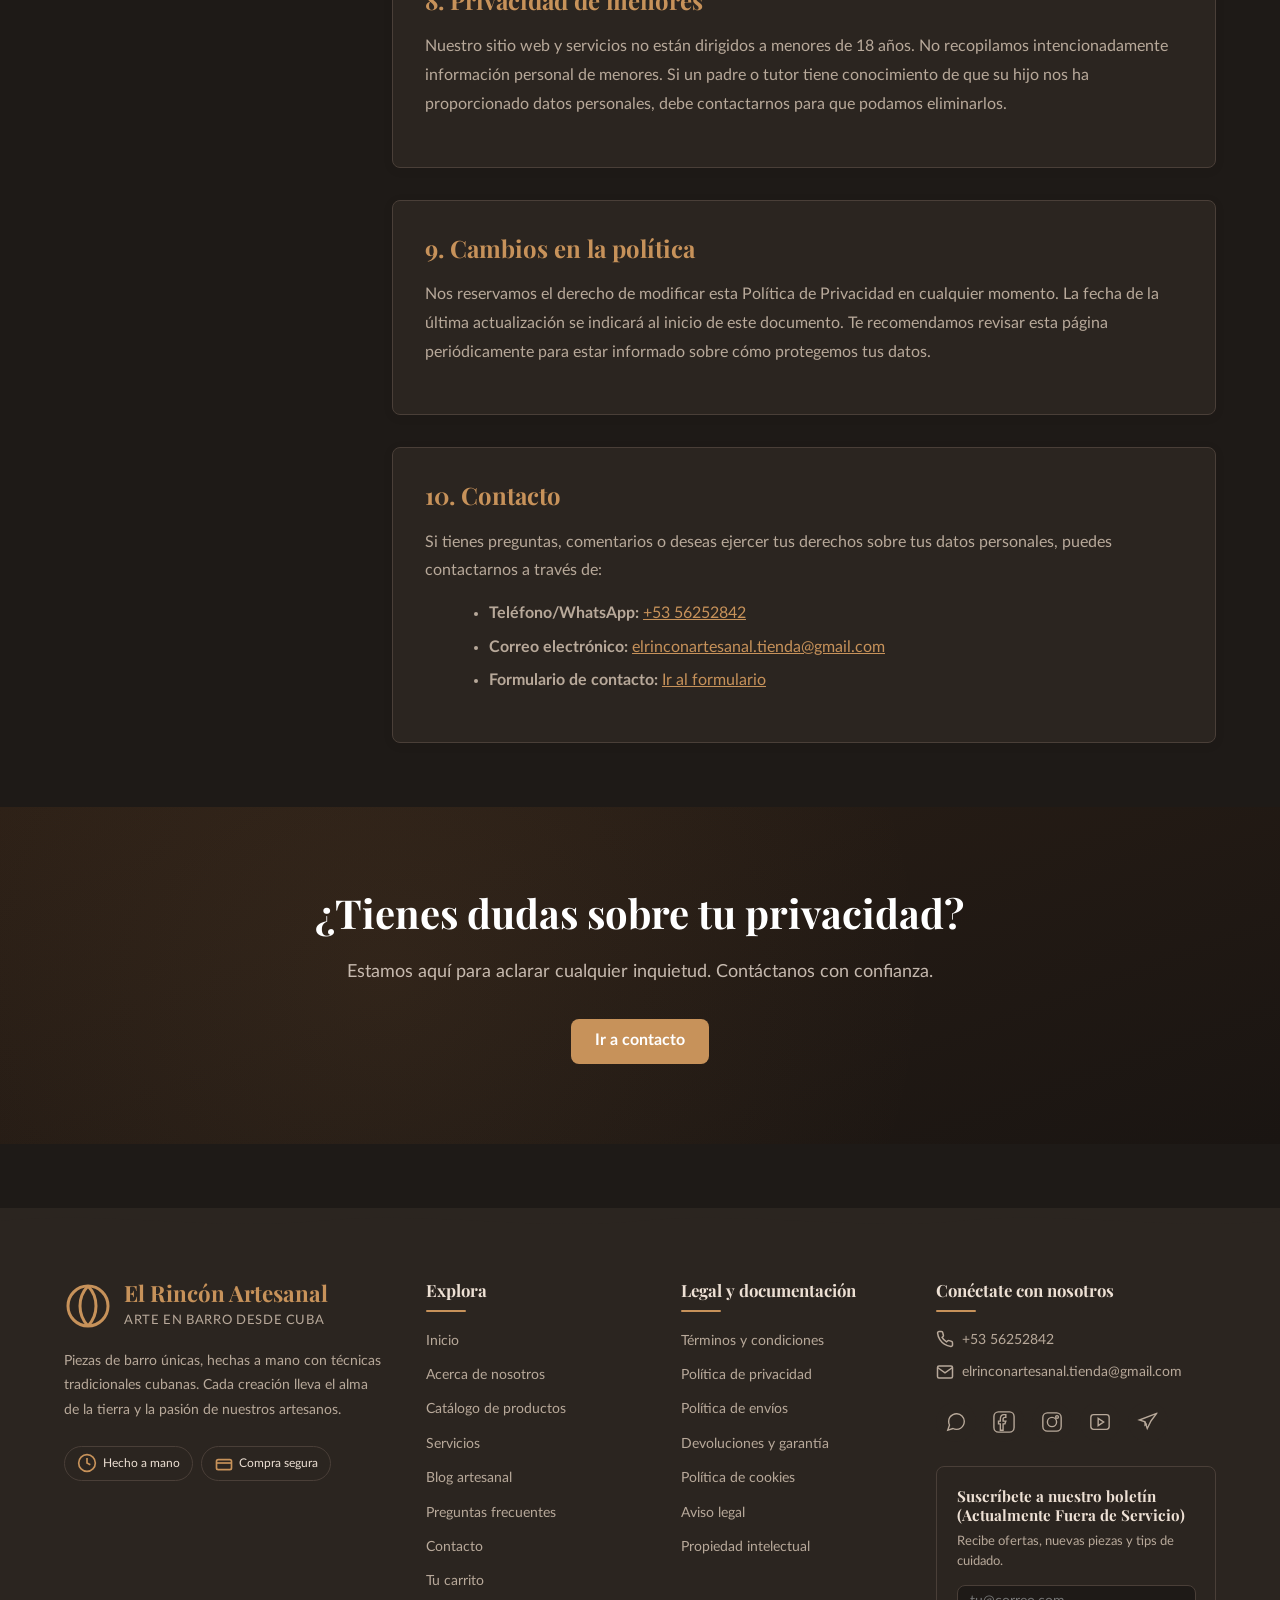
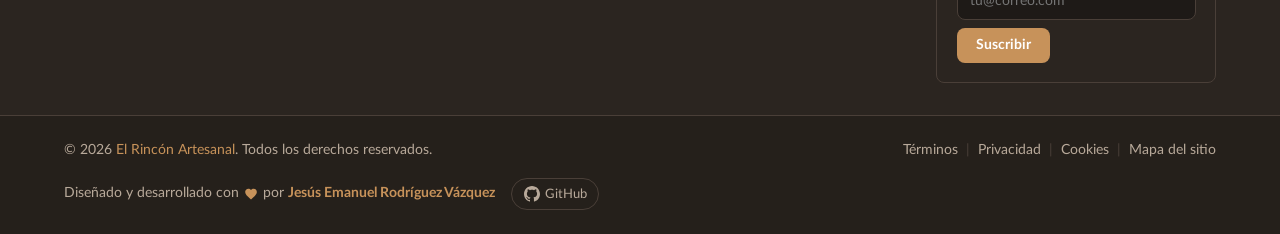
<file: pages/privacy-policy.html>
<!DOCTYPE html>
<html lang="es">
<head>
    <meta charset="UTF-8">
    <meta name="viewport" content="width=device-width, initial-scale=1.0">
    <meta name="description" content="Política de privacidad de El Rincón Artesanal. Cómo recopilamos, usamos y protegemos tus datos personales.">
    <title>Política de privacidad – El Rincón Artesanal</title>
    <link rel="icon" href="../favicon.ico">
    <link rel="stylesheet" href="../css/normalize.css">
    <link rel="stylesheet" href="../css/main.css">
    <link rel="stylesheet" href="../css/components/navigation.css">
    <link rel="stylesheet" href="../css/components/header.css">
    <link rel="stylesheet" href="../css/components/footer.css">
    <link rel="stylesheet" href="../css/components/buttons.css">
    <link rel="stylesheet" href="../css/pages/privacy-policy.css">
    <link rel="stylesheet" href="../css/responsive.css">
</head>
<body>
    <div id="site-header"></div>

    <main>
        <section class="privacy-hero" aria-labelledby="privacy-hero-title">
            <div class="privacy-hero-overlay"></div>
            <div class="container privacy-hero-content reveal">
                <span class="section-tag">Documento legal</span>
                <h1 id="privacy-hero-title">Política de Privacidad</h1>
                <p>Última actualización: 10 de mayo de 2026. Tu privacidad es importante para nosotros. Lee detenidamente cómo manejamos tus datos.</p>
            </div>
            <div class="privacy-hero-wave" aria-hidden="true">
                <svg viewBox="0 0 1440 80" preserveAspectRatio="none">
                    <path fill="var(--color-bg)" d="M0,40 C240,80 480,0 720,40 C960,80 1200,0 1440,40 L1440,80 L0,80 Z"/>
                </svg>
            </div>
        </section>

        <div class="container privacy-layout">
            <aside class="privacy-sidebar reveal" aria-label="Índice de contenidos">
                <h3>Índice</h3>
                <ol>
                    <li><a href="#introduccion">Introducción</a></li>
                    <li><a href="#datos-recopilados">Datos que recopilamos</a></li>
                    <li><a href="#finalidad">Finalidad del tratamiento</a></li>
                    <li><a href="#compartir">Compartir datos con terceros</a></li>
                    <li><a href="#cookies">Uso de cookies</a></li>
                    <li><a href="#seguridad">Seguridad de los datos</a></li>
                    <li><a href="#derechos">Tus derechos</a></li>
                    <li><a href="#menores">Privacidad de menores</a></li>
                    <li><a href="#cambios">Cambios en la política</a></li>
                    <li><a href="#contacto">Contacto</a></li>
                </ol>
            </aside>

            <div class="privacy-text reveal" id="privacy-text">
                <div class="privacy-card" id="introduccion">
                    <h2>1. Introducción</h2>
                    <p>En <strong>El Rincón Artesanal</strong>, valoramos y respetamos tu privacidad. Esta Política de Privacidad describe cómo recopilamos, utilizamos, almacenamos y protegemos la información personal que nos proporcionas al utilizar nuestro sitio web (<strong>elrinconartesanal.cu</strong>) y al realizar pedidos a través de nuestros canales de contacto (WhatsApp, SMS, formulario de contacto).</p>
                    <p>Al utilizar nuestro sitio y nuestros servicios, aceptas las prácticas descritas en esta política. Si no estás de acuerdo, por favor abstente de usar nuestros servicios.</p>
                </div>

                <div class="privacy-card" id="datos-recopilados">
                    <h2>2. Datos que recopilamos</h2>
                    <p>Podemos recopilar los siguientes tipos de información personal, siempre con tu consentimiento explícito o cuando sea necesario para procesar tu pedido:</p>
                    <ul>
                        <li><strong>Información de contacto:</strong> nombre, número de teléfono (WhatsApp), dirección de correo electrónico.</li>
                        <li><strong>Datos del pedido:</strong> productos seleccionados, cantidades, dirección de envío (en caso de envíos a provincia), preferencias de personalización.</li>
                        <li><strong>Datos de comunicación:</strong> mensajes enviados a través de WhatsApp, SMS o el formulario de contacto de nuestro sitio.</li>
                        <li><strong>Datos de navegación:</strong> información recopilada automáticamente mediante cookies, como dirección IP, tipo de navegador, páginas visitadas y tiempo de permanencia.</li>
                    </ul>
                </div>

                <div class="privacy-card" id="finalidad">
                    <h2>3. Finalidad del tratamiento</h2>
                    <p>Utilizamos tus datos personales exclusivamente para las siguientes finalidades:</p>
                    <ul>
                        <li>Procesar, confirmar y realizar el seguimiento de tus pedidos.</li>
                        <li>Comunicarnos contigo en relación con tu pedido (confirmación, estado del envío, consultas).</li>
                        <li>Responder a tus consultas y solicitudes de información.</li>
                        <li>Mejorar la experiencia de navegación y el contenido de nuestro sitio web.</li>
                        <li>Cumplir con obligaciones legales aplicables en Cuba.</li>
                    </ul>
                    <p>No utilizamos tus datos para fines de marketing directo sin tu consentimiento previo y explícito.</p>
                </div>

                <div class="privacy-card" id="compartir">
                    <h2>4. Compartir datos con terceros</h2>
                    <p>No vendemos, alquilamos ni compartimos tu información personal con terceros no afiliados, excepto en los siguientes casos:</p>
                    <ul>
                        <li><strong>Agencias de paquetería:</strong> para coordinar los envíos, compartimos únicamente el nombre, dirección y teléfono de contacto.</li>
                        <li><strong>Proveedores de servicios:</strong> plataformas de pago (Transfermóvil, EnZona) procesan las transacciones de forma segura, sin que nosotros almacenemos datos financieros.</li>
                        <li><strong>Obligación legal:</strong> cuando sea requerido por ley o por orden judicial.</li>
                    </ul>
                </div>

                <div class="privacy-card" id="cookies">
                    <h2>5. Uso de cookies</h2>
                    <p>Este sitio web utiliza cookies propias y de terceros para mejorar la experiencia de navegación y analizar el tráfico. Las cookies son pequeños archivos de texto que se almacenan en tu dispositivo.</p>
                    <p>Puedes configurar tu navegador para rechazar todas las cookies o para que te avise cuando se envíe una. Sin embargo, algunas funcionalidades del sitio pueden no estar disponibles si desactivas las cookies.</p>
                    <p>Para más detalles, consulta nuestra <a href="terms.html#cookies">Política de Cookies</a> dentro de los Términos y Condiciones.</p>
                </div>

                <div class="privacy-card" id="seguridad">
                    <h2>6. Seguridad de los datos</h2>
                    <p>Implementamos medidas de seguridad técnicas y organizativas para proteger tus datos personales contra accesos no autorizados, pérdida, alteración o divulgación. Sin embargo, debes tener en cuenta que ninguna transmisión de datos por Internet es completamente segura. Hacemos todo lo posible para proteger tu información, pero no podemos garantizar la seguridad absoluta.</p>
                </div>

                <div class="privacy-card" id="derechos">
                    <h2>7. Tus derechos</h2>
                    <p>De acuerdo con la legislación cubana y las buenas prácticas internacionales, tienes derecho a:</p>
                    <ul>
                        <li>Acceder a los datos personales que tenemos sobre ti.</li>
                        <li>Solicitar la rectificación de datos inexactos o incompletos.</li>
                        <li>Solicitar la eliminación de tus datos cuando ya no sean necesarios para los fines para los que fueron recopilados.</li>
                        <li>Oponerte al tratamiento de tus datos en determinadas circunstancias.</li>
                    </ul>
                    <p>Para ejercer cualquiera de estos derechos, contáctanos a través de los medios indicados en la sección de Contacto.</p>
                </div>

                <div class="privacy-card" id="menores">
                    <h2>8. Privacidad de menores</h2>
                    <p>Nuestro sitio web y servicios no están dirigidos a menores de 18 años. No recopilamos intencionadamente información personal de menores. Si un padre o tutor tiene conocimiento de que su hijo nos ha proporcionado datos personales, debe contactarnos para que podamos eliminarlos.</p>
                </div>

                <div class="privacy-card" id="cambios">
                    <h2>9. Cambios en la política</h2>
                    <p>Nos reservamos el derecho de modificar esta Política de Privacidad en cualquier momento. La fecha de la última actualización se indicará al inicio de este documento. Te recomendamos revisar esta página periódicamente para estar informado sobre cómo protegemos tus datos.</p>
                </div>

                <div class="privacy-card" id="contacto">
                    <h2>10. Contacto</h2>
                    <p>Si tienes preguntas, comentarios o deseas ejercer tus derechos sobre tus datos personales, puedes contactarnos a través de:</p>
                    <ul>
                        <li><strong>Teléfono/WhatsApp:</strong> <a href="tel:+5356252842">+53 56252842</a></li>
                        <li><strong>Correo electrónico:</strong> <a href="mailto:elrinconartesanal.tienda@gmail.com">elrinconartesanal.tienda@gmail.com</a></li>
                        <li><strong>Formulario de contacto:</strong> <a href="contact.html">Ir al formulario</a></li>
                    </ul>
                </div>
            </div>
        </div>

        <section class="privacy-cta" aria-labelledby="privacy-cta-title">
            <div class="privacy-cta-overlay"></div>
            <div class="container privacy-cta-content reveal">
                <h2 id="privacy-cta-title">¿Tienes dudas sobre tu privacidad?</h2>
                <p>Estamos aquí para aclarar cualquier inquietud. Contáctanos con confianza.</p>
                <a href="contact.html" class="btn btn-primary btn-lg">Ir a contacto</a>
            </div>
        </section>
    </main>

    <div id="site-footer"></div>

    <script src="../js/config.js"></script>
    <script src="../js/theme.js"></script>
    <script src="../js/cart.js"></script>
    <script src="../js/components/navigation.js"></script>
    <script src="../js/main.js"></script>
    <script src="../js/pages/privacy-policy.js"></script>
</body>
</html>
</file>
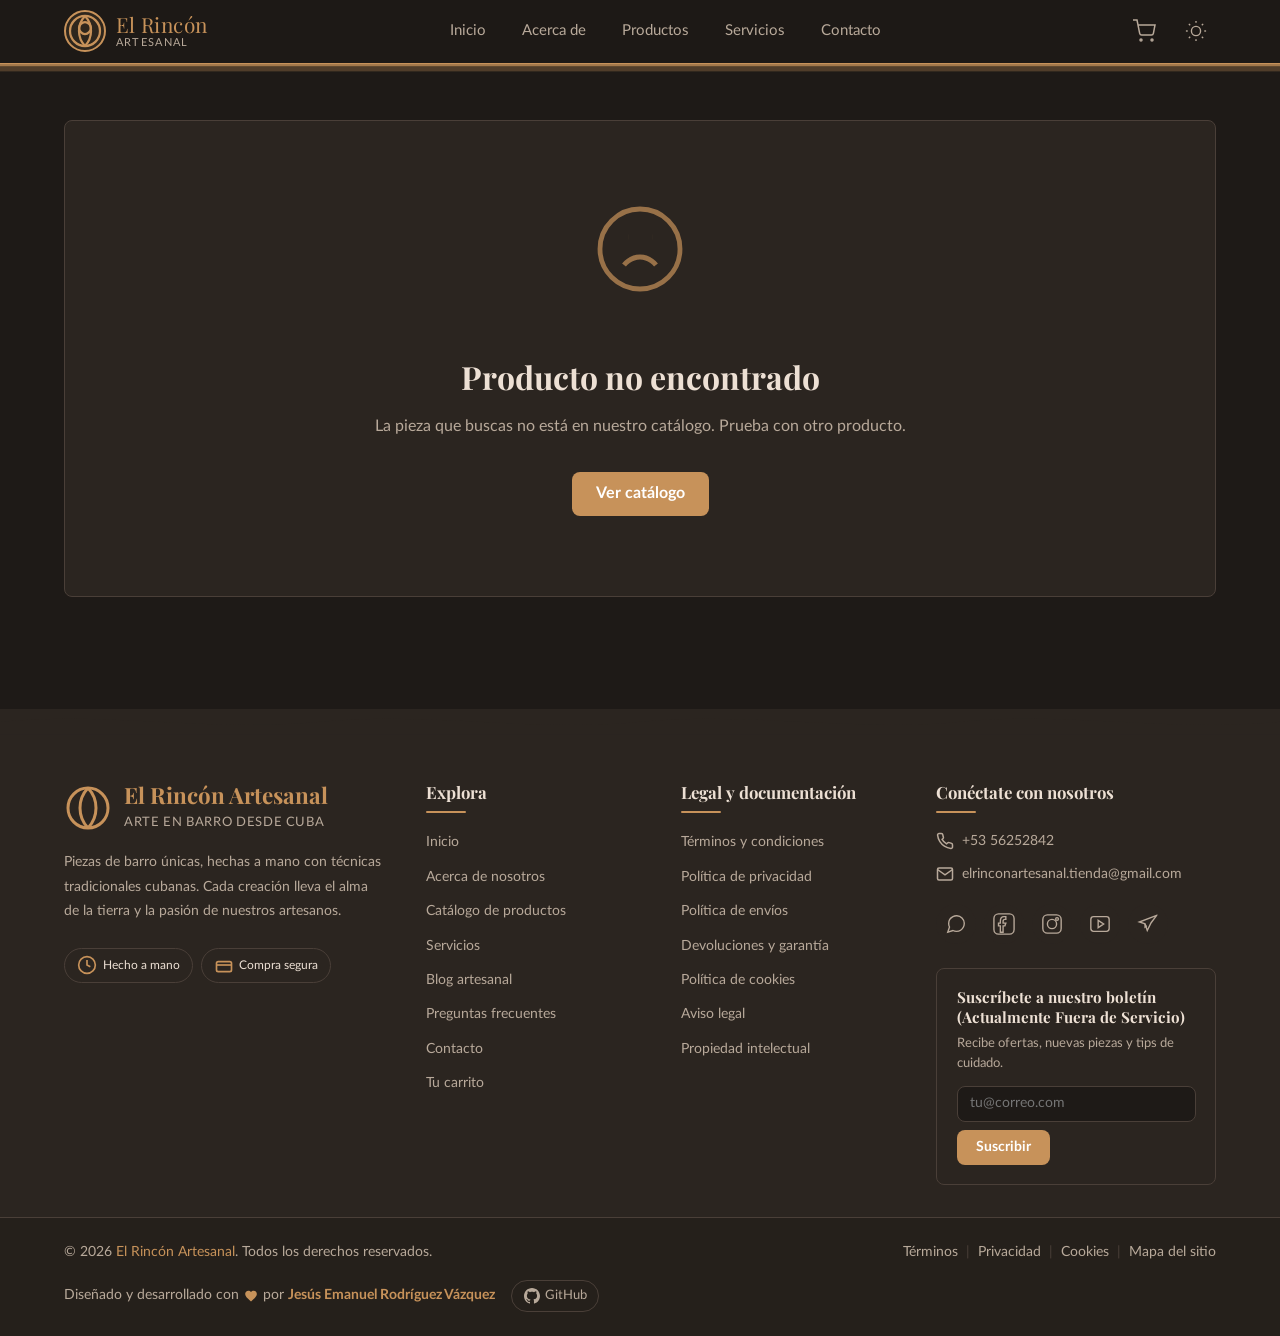
<file: pages/product-detail.html>
<!DOCTYPE html>
<html lang="es">
<head>
    <meta charset="UTF-8">
    <meta name="viewport" content="width=device-width, initial-scale=1.0">
    <meta name="description" content="Detalle del producto – El Rincón Artesanal. Piezas de barro hechas a mano.">
    <title>Detalle del producto – El Rincón Artesanal</title>
    <link rel="icon" href="../favicon.ico">
    <link rel="stylesheet" href="../css/normalize.css">
    <link rel="stylesheet" href="../css/main.css">
    <link rel="stylesheet" href="../css/components/navigation.css">
    <link rel="stylesheet" href="../css/components/header.css">
    <link rel="stylesheet" href="../css/components/footer.css">
    <link rel="stylesheet" href="../css/components/buttons.css">
    <link rel="stylesheet" href="../css/components/cards.css">
    <link rel="stylesheet" href="../css/pages/product-detail.css">
    <link rel="stylesheet" href="../css/responsive.css">
</head>
<body>
    <div id="site-header"></div>

    <main class="container product-page" id="product-page">
    </main>

    <div id="site-footer"></div>

    <script src="../js/config.js"></script>
    <script src="../js/theme.js"></script>
    <script src="../js/cart.js"></script>
    <script src="../js/components/slider.js"></script>
    <script src="../js/components/navigation.js"></script>
    <script src="../js/main.js"></script>
    <script src="../js/pages/product-detail.js"></script>
</body>
</html>
</file>
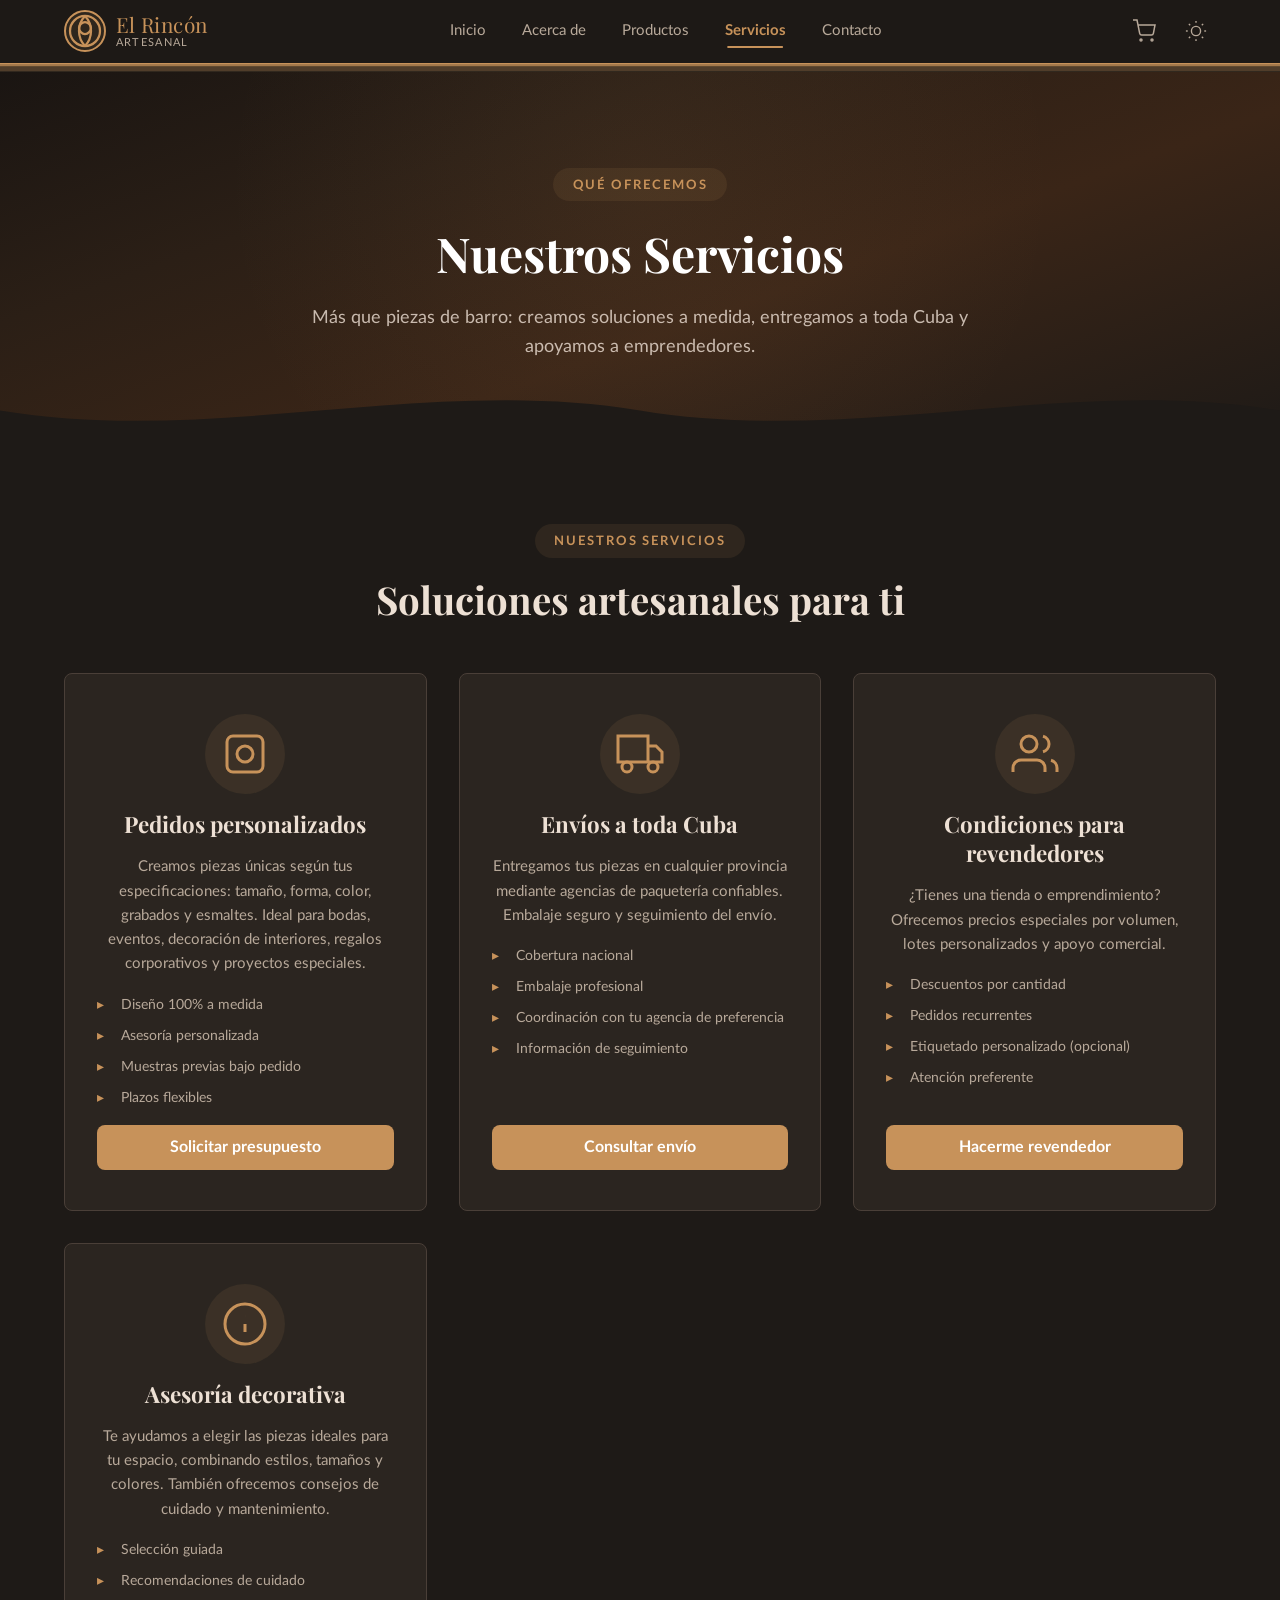
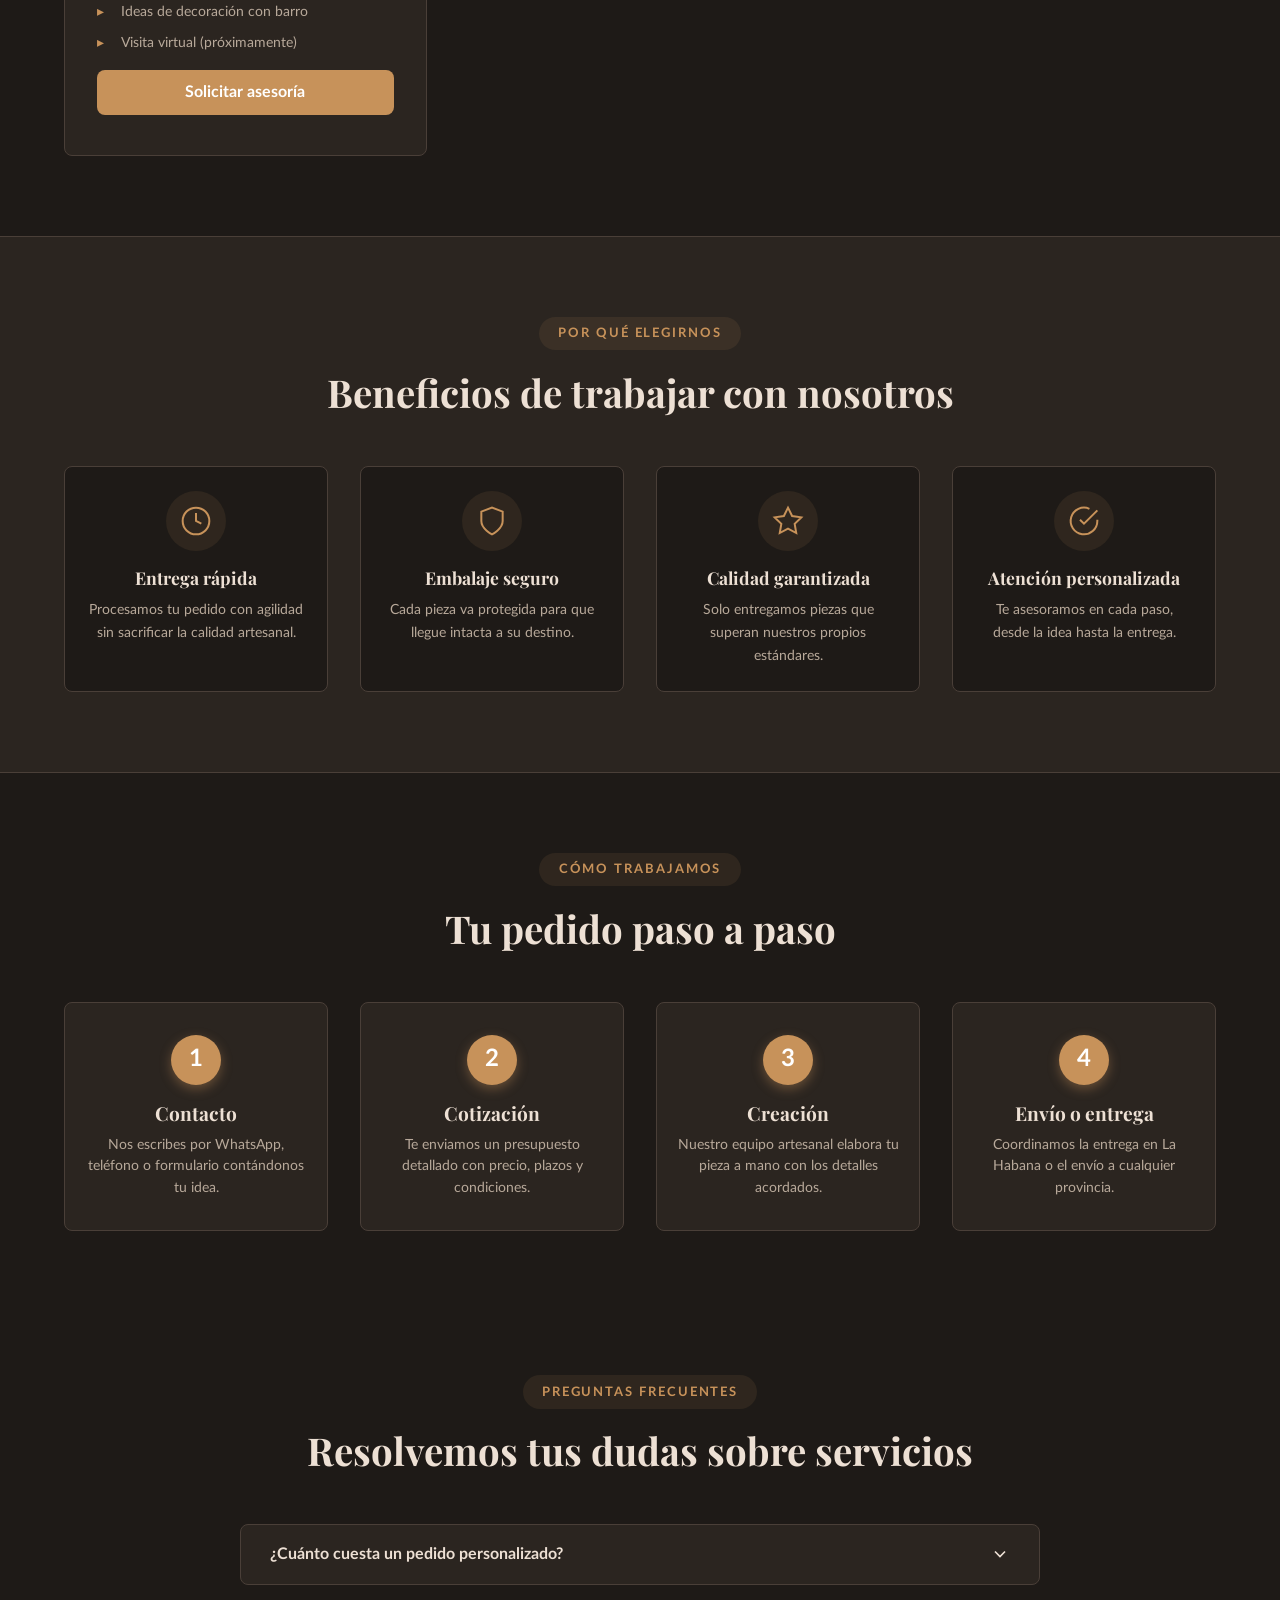
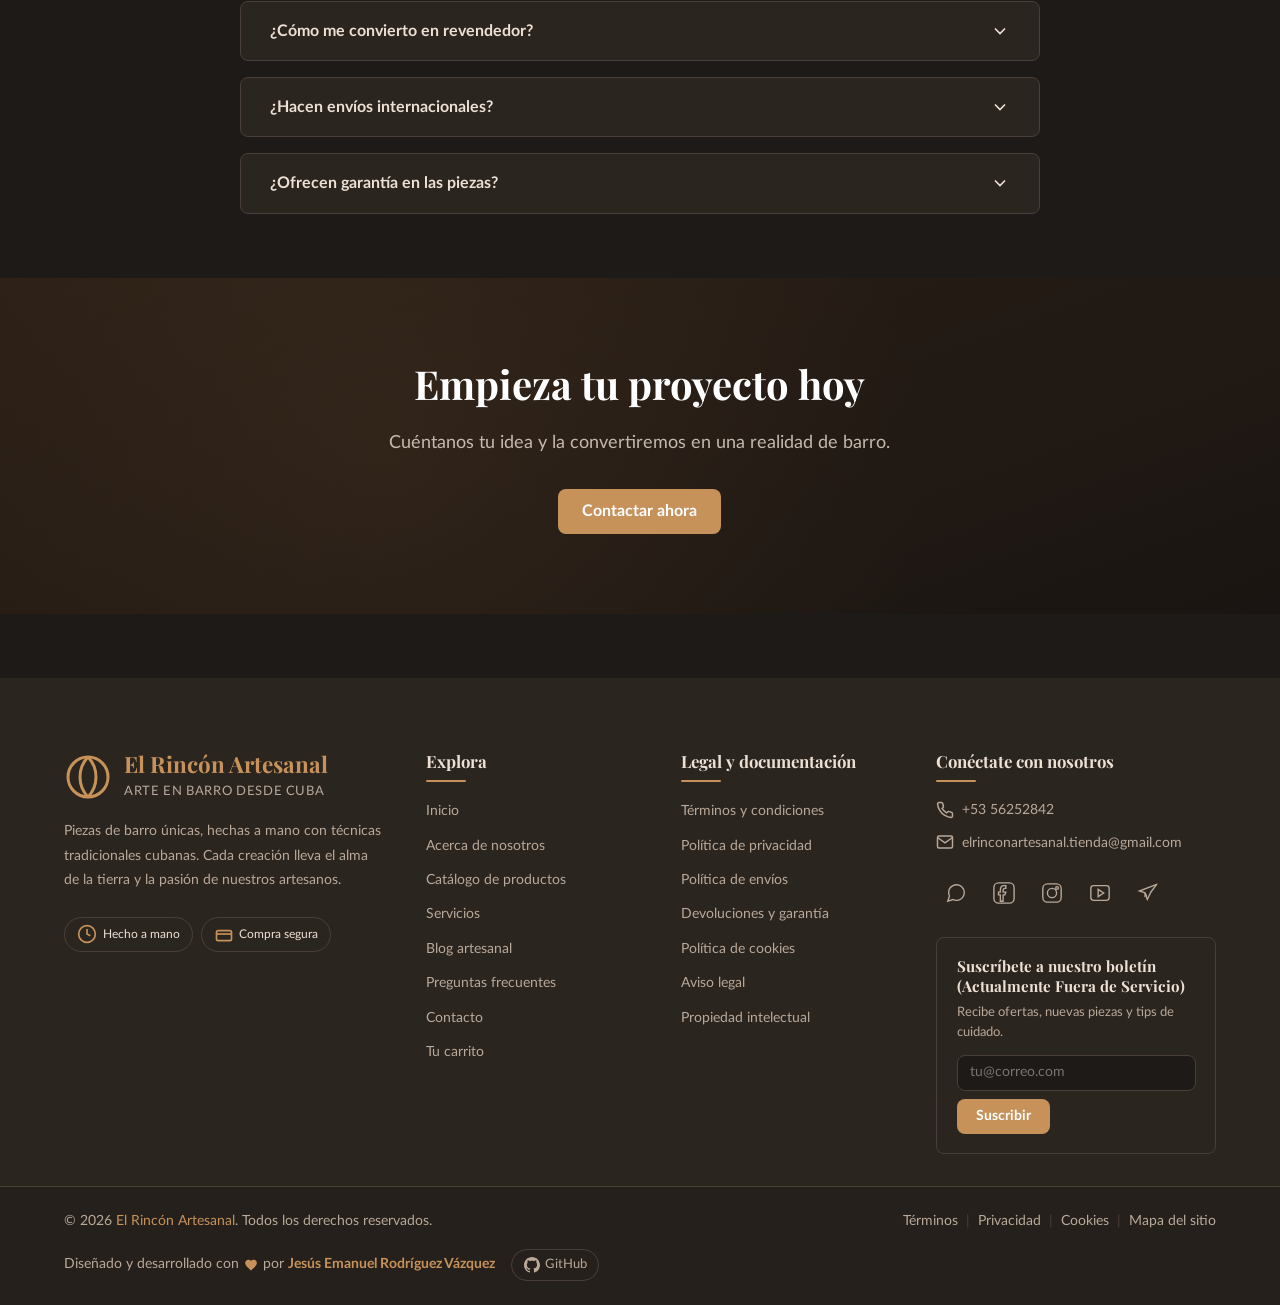
<file: pages/services.html>
<!DOCTYPE html>
<html lang="es">
<head>
    <meta charset="UTF-8">
    <meta name="viewport" content="width=device-width, initial-scale=1.0">
    <meta name="description" content="Servicios de El Rincón Artesanal: piezas personalizadas, envíos a toda Cuba, condiciones para revendedores y asesoría decorativa.">
    <title>Servicios – El Rincón Artesanal</title>
    <link rel="icon" href="../favicon.ico">
    <link rel="stylesheet" href="../css/normalize.css">
    <link rel="stylesheet" href="../css/main.css">
    <link rel="stylesheet" href="../css/components/navigation.css">
    <link rel="stylesheet" href="../css/components/header.css">
    <link rel="stylesheet" href="../css/components/footer.css">
    <link rel="stylesheet" href="../css/components/buttons.css">
    <link rel="stylesheet" href="../css/pages/services.css">
    <link rel="stylesheet" href="../css/responsive.css">
</head>
<body>
    <div id="site-header"></div>

    <main>
        <section class="services-hero" aria-labelledby="hero-title">
            <div class="services-hero-overlay"></div>
            <div class="container services-hero-content reveal">
                <span class="section-tag">Qué ofrecemos</span>
                <h1 id="hero-title">Nuestros Servicios</h1>
                <p class="services-hero-sub">Más que piezas de barro: creamos soluciones a medida, entregamos a toda Cuba y apoyamos a emprendedores.</p>
            </div>
            <div class="services-hero-wave" aria-hidden="true">
                <svg viewBox="0 0 1440 80" preserveAspectRatio="none">
                    <path fill="var(--color-bg)" d="M0,40 C240,80 480,0 720,40 C960,80 1200,0 1440,40 L1440,80 L0,80 Z"/>
                </svg>
            </div>
        </section>

        <section class="services-main container" aria-labelledby="services-title">
            <div class="section-header reveal">
                <span class="section-tag">Nuestros servicios</span>
                <h2 id="services-title">Soluciones artesanales para ti</h2>
            </div>
            <div class="services-grid">
                <article class="service-card reveal" tabindex="0">
                    <div class="service-card-icon">
                        <svg width="48" height="48" viewBox="0 0 24 24" fill="none" stroke="currentColor" stroke-width="1.5">
                            <rect x="3" y="3" width="18" height="18" rx="3"/><circle cx="12" cy="12" r="4"/>
                        </svg>
                    </div>
                    <h3>Pedidos personalizados</h3>
                    <p class="service-desc">Creamos piezas únicas según tus especificaciones: tamaño, forma, color, grabados y esmaltes. Ideal para bodas, eventos, decoración de interiores, regalos corporativos y proyectos especiales.</p>
                    <ul class="service-features">
                        <li>Diseño 100% a medida</li>
                        <li>Asesoría personalizada</li>
                        <li>Muestras previas bajo pedido</li>
                        <li>Plazos flexibles</li>
                    </ul>
                    <a href="contact.html" class="btn btn-primary">Solicitar presupuesto</a>
                </article>
                <article class="service-card reveal" tabindex="0">
                    <div class="service-card-icon">
                        <svg width="48" height="48" viewBox="0 0 24 24" fill="none" stroke="currentColor" stroke-width="1.5">
                            <rect x="1" y="3" width="15" height="13"/><polyline points="16 8 20 8 23 11 23 16 16 16"/><circle cx="5.5" cy="18.5" r="2.5"/><circle cx="18.5" cy="18.5" r="2.5"/>
                        </svg>
                    </div>
                    <h3>Envíos a toda Cuba</h3>
                    <p class="service-desc">Entregamos tus piezas en cualquier provincia mediante agencias de paquetería confiables. Embalaje seguro y seguimiento del envío.</p>
                    <ul class="service-features">
                        <li>Cobertura nacional</li>
                        <li>Embalaje profesional</li>
                        <li>Coordinación con tu agencia de preferencia</li>
                        <li>Información de seguimiento</li>
                    </ul>
                    <a href="contact.html" class="btn btn-primary">Consultar envío</a>
                </article>
                <article class="service-card reveal" tabindex="0">
                    <div class="service-card-icon">
                        <svg width="48" height="48" viewBox="0 0 24 24" fill="none" stroke="currentColor" stroke-width="1.5">
                            <path d="M17 21v-2a4 4 0 0 0-4-4H5a4 4 0 0 0-4 4v2"/><circle cx="9" cy="7" r="4"/><path d="M23 21v-2a4 4 0 0 0-3-3.87"/><path d="M16 3.13a4 4 0 0 1 0 7.75"/>
                        </svg>
                    </div>
                    <h3>Condiciones para revendedores</h3>
                    <p class="service-desc">¿Tienes una tienda o emprendimiento? Ofrecemos precios especiales por volumen, lotes personalizados y apoyo comercial.</p>
                    <ul class="service-features">
                        <li>Descuentos por cantidad</li>
                        <li>Pedidos recurrentes</li>
                        <li>Etiquetado personalizado (opcional)</li>
                        <li>Atención preferente</li>
                    </ul>
                    <a href="contact.html" class="btn btn-primary">Hacerme revendedor</a>
                </article>
                <article class="service-card reveal" tabindex="0">
                    <div class="service-card-icon">
                        <svg width="48" height="48" viewBox="0 0 24 24" fill="none" stroke="currentColor" stroke-width="1.5">
                            <circle cx="12" cy="12" r="10"/><path d="M12 16v-4M12 8h.01"/>
                        </svg>
                    </div>
                    <h3>Asesoría decorativa</h3>
                    <p class="service-desc">Te ayudamos a elegir las piezas ideales para tu espacio, combinando estilos, tamaños y colores. También ofrecemos consejos de cuidado y mantenimiento.</p>
                    <ul class="service-features">
                        <li>Selección guiada</li>
                        <li>Recomendaciones de cuidado</li>
                        <li>Ideas de decoración con barro</li>
                        <li>Visita virtual (próximamente)</li>
                    </ul>
                    <a href="contact.html" class="btn btn-primary">Solicitar asesoría</a>
                </article>
            </div>
        </section>

        <section class="services-benefits" aria-labelledby="benefits-title">
            <div class="container">
                <div class="section-header reveal">
                    <span class="section-tag">Por qué elegirnos</span>
                    <h2 id="benefits-title">Beneficios de trabajar con nosotros</h2>
                </div>
                <div class="benefits-grid">
                    <div class="benefit-item reveal">
                        <div class="benefit-icon">
                            <svg width="32" height="32" viewBox="0 0 24 24" fill="none" stroke="currentColor" stroke-width="1.5"><circle cx="12" cy="12" r="10"/><path d="M12 6v6l4 2"/></svg>
                        </div>
                        <h4>Entrega rápida</h4>
                        <p>Procesamos tu pedido con agilidad sin sacrificar la calidad artesanal.</p>
                    </div>
                    <div class="benefit-item reveal">
                        <div class="benefit-icon">
                            <svg width="32" height="32" viewBox="0 0 24 24" fill="none" stroke="currentColor" stroke-width="1.5"><path d="M12 22s8-4 8-10V5l-8-3-8 3v7c0 6 8 10 8 10z"/></svg>
                        </div>
                        <h4>Embalaje seguro</h4>
                        <p>Cada pieza va protegida para que llegue intacta a su destino.</p>
                    </div>
                    <div class="benefit-item reveal">
                        <div class="benefit-icon">
                            <svg width="32" height="32" viewBox="0 0 24 24" fill="none" stroke="currentColor" stroke-width="1.5"><path d="M12 2l3.09 6.26L22 9.27l-5 4.87 1.18 6.88L12 17.77l-6.18 3.25L7 14.14 2 9.27l6.91-1.01L12 2z"/></svg>
                        </div>
                        <h4>Calidad garantizada</h4>
                        <p>Solo entregamos piezas que superan nuestros propios estándares.</p>
                    </div>
                    <div class="benefit-item reveal">
                        <div class="benefit-icon">
                            <svg width="32" height="32" viewBox="0 0 24 24" fill="none" stroke="currentColor" stroke-width="1.5"><path d="M22 11.08V12a10 10 0 11-5.93-9.14"/><polyline points="22 4 12 14.01 9 11.01"/></svg>
                        </div>
                        <h4>Atención personalizada</h4>
                        <p>Te asesoramos en cada paso, desde la idea hasta la entrega.</p>
                    </div>
                </div>
            </div>
        </section>

        <section class="services-process container" aria-labelledby="process-title">
            <div class="section-header reveal">
                <span class="section-tag">Cómo trabajamos</span>
                <h2 id="process-title">Tu pedido paso a paso</h2>
            </div>
            <div class="process-timeline">
                <div class="process-step reveal">
                    <div class="step-marker">1</div>
                    <h3>Contacto</h3>
                    <p>Nos escribes por WhatsApp, teléfono o formulario contándonos tu idea.</p>
                </div>
                <div class="process-step reveal">
                    <div class="step-marker">2</div>
                    <h3>Cotización</h3>
                    <p>Te enviamos un presupuesto detallado con precio, plazos y condiciones.</p>
                </div>
                <div class="process-step reveal">
                    <div class="step-marker">3</div>
                    <h3>Creación</h3>
                    <p>Nuestro equipo artesanal elabora tu pieza a mano con los detalles acordados.</p>
                </div>
                <div class="process-step reveal">
                    <div class="step-marker">4</div>
                    <h3>Envío o entrega</h3>
                    <p>Coordinamos la entrega en La Habana o el envío a cualquier provincia.</p>
                </div>
            </div>
        </section>

        <section class="services-faq container" aria-labelledby="faq-title">
            <div class="section-header reveal">
                <span class="section-tag">Preguntas frecuentes</span>
                <h2 id="faq-title">Resolvemos tus dudas sobre servicios</h2>
            </div>
            <div class="faq-accordion reveal">
                <div class="faq-item">
                    <button class="faq-question" aria-expanded="false">
                        <span>¿Cuánto cuesta un pedido personalizado?</span>
                        <svg width="20" height="20" viewBox="0 0 24 24" fill="none" stroke="currentColor" stroke-width="2"><polyline points="6 9 12 15 18 9"/></svg>
                    </button>
                    <div class="faq-answer"><p>El precio depende del tamaño, diseño y cantidad. Contáctanos con los detalles y te enviaremos un presupuesto sin compromiso.</p></div>
                </div>
                <div class="faq-item">
                    <button class="faq-question" aria-expanded="false">
                        <span>¿Cómo me convierto en revendedor?</span>
                        <svg width="20" height="20" viewBox="0 0 24 24" fill="none" stroke="currentColor" stroke-width="2"><polyline points="6 9 12 15 18 9"/></svg>
                    </button>
                    <div class="faq-answer"><p>Solo tienes que contactarnos indicando tu interés. Te explicaremos las condiciones, descuentos y te daremos acceso a nuestro catálogo especial para revendedores.</p></div>
                </div>
                <div class="faq-item">
                    <button class="faq-question" aria-expanded="false">
                        <span>¿Hacen envíos internacionales?</span>
                        <svg width="20" height="20" viewBox="0 0 24 24" fill="none" stroke="currentColor" stroke-width="2"><polyline points="6 9 12 15 18 9"/></svg>
                    </button>
                    <div class="faq-answer"><p>Actualmente solo realizamos envíos dentro de Cuba. Si estás en el extranjero, podemos coordinar con algún familiar o agencia en la isla.</p></div>
                </div>
                <div class="faq-item">
                    <button class="faq-question" aria-expanded="false">
                        <span>¿Ofrecen garantía en las piezas?</span>
                        <svg width="20" height="20" viewBox="0 0 24 24" fill="none" stroke="currentColor" stroke-width="2"><polyline points="6 9 12 15 18 9"/></svg>
                    </button>
                    <div class="faq-answer"><p>Garantizamos la calidad de nuestras piezas. Si recibes un producto con defectos de fabricación, contáctanos para una solución.</p></div>
                </div>
            </div>
        </section>

        <section class="services-cta" aria-labelledby="cta-title">
            <div class="services-cta-overlay"></div>
            <div class="container services-cta-content reveal">
                <h2 id="cta-title">Empieza tu proyecto hoy</h2>
                <p>Cuéntanos tu idea y la convertiremos en una realidad de barro.</p>
                <a href="contact.html" class="btn btn-primary btn-lg">Contactar ahora</a>
            </div>
        </section>
    </main>

    <div id="site-footer"></div>

    <script src="../js/config.js"></script>
    <script src="../js/theme.js"></script>
    <script src="../js/cart.js"></script>
    <script src="../js/components/navigation.js"></script>
    <script src="../js/main.js"></script>
    <script src="../js/pages/services.js"></script>
</body>
</html>
</file>
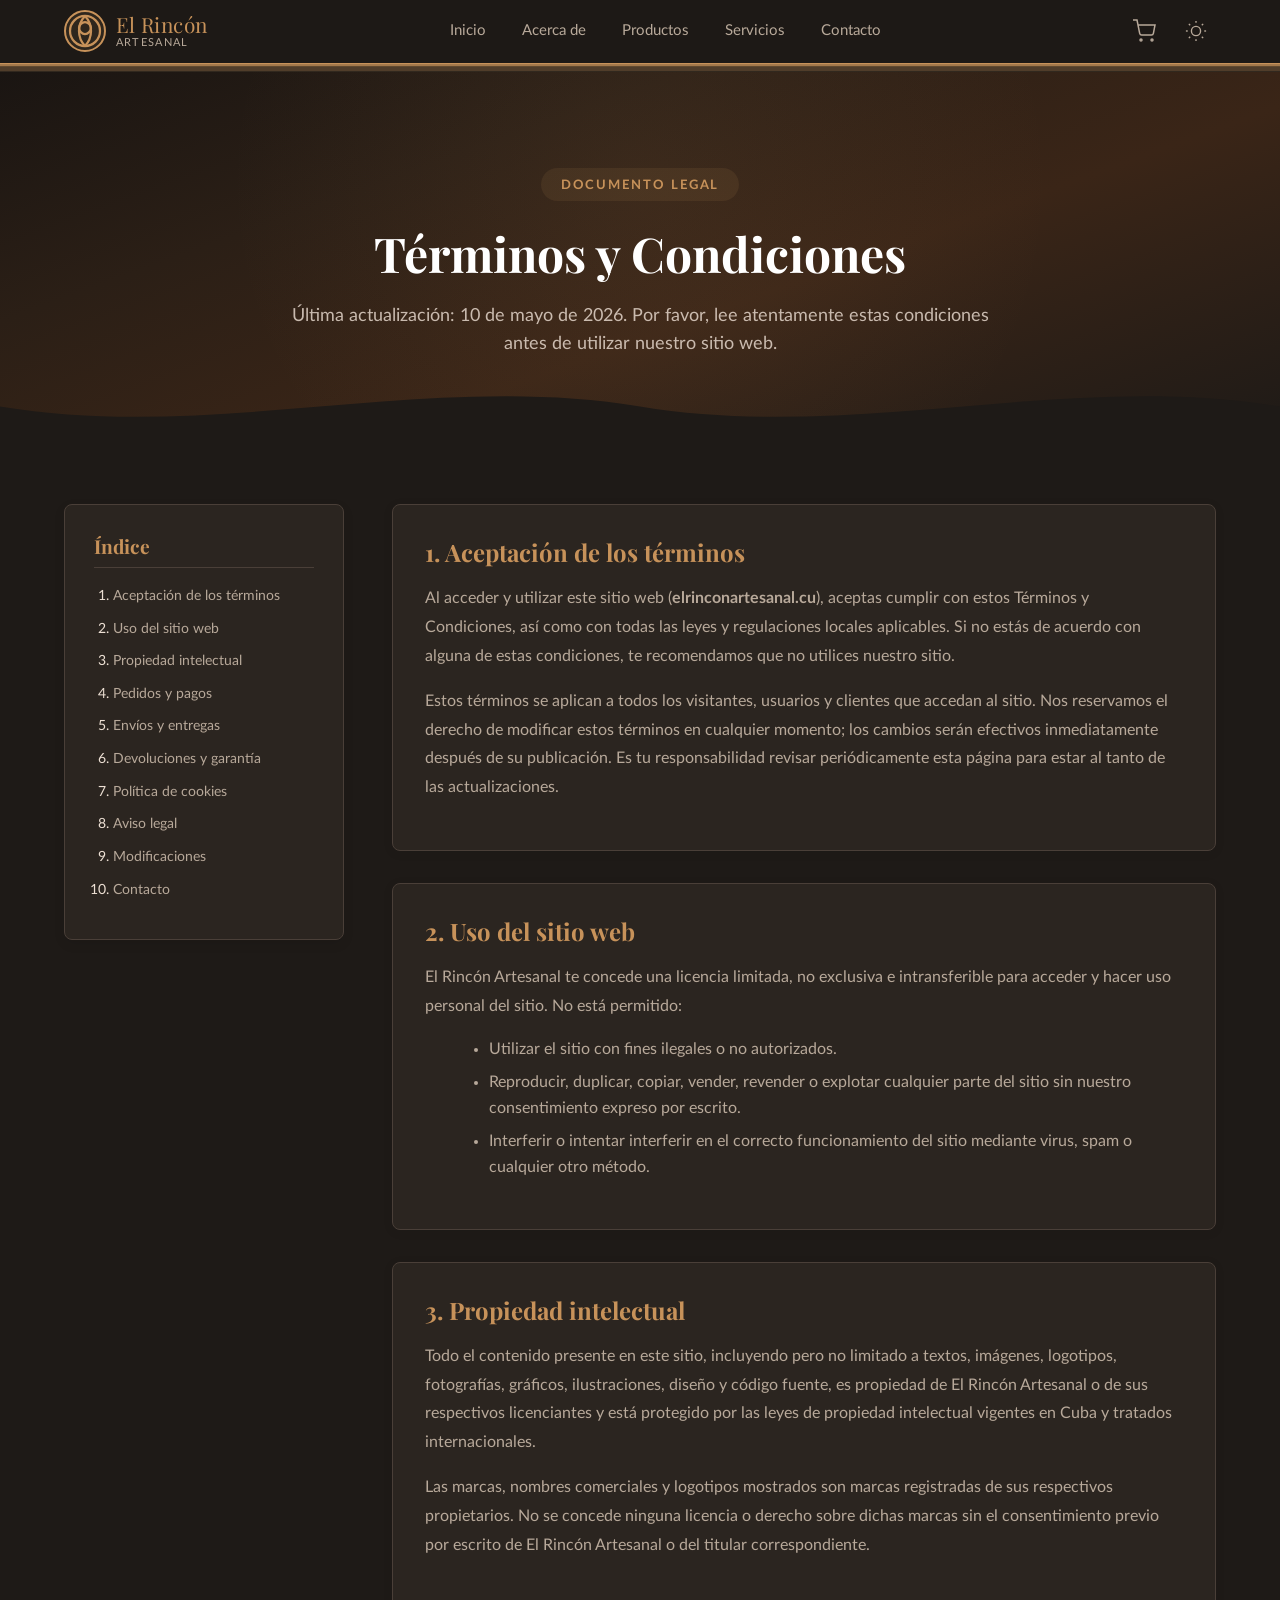
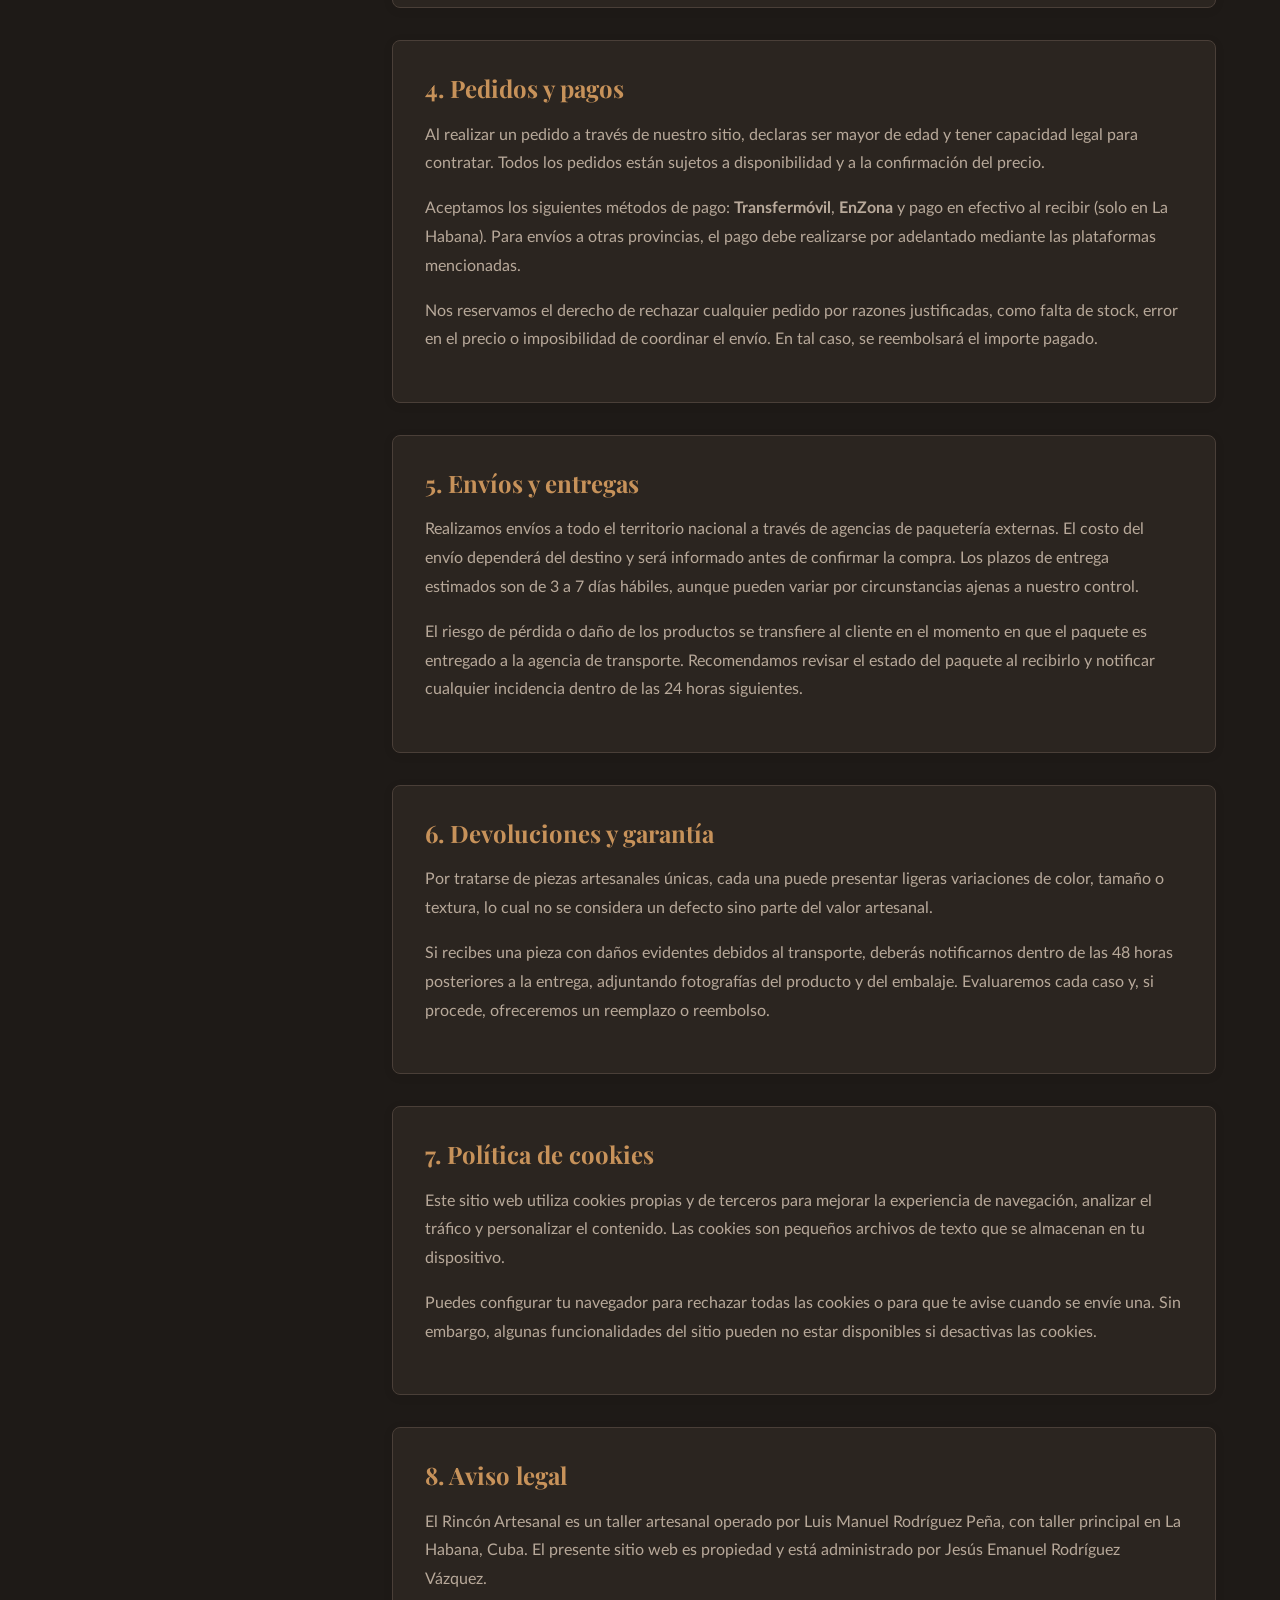
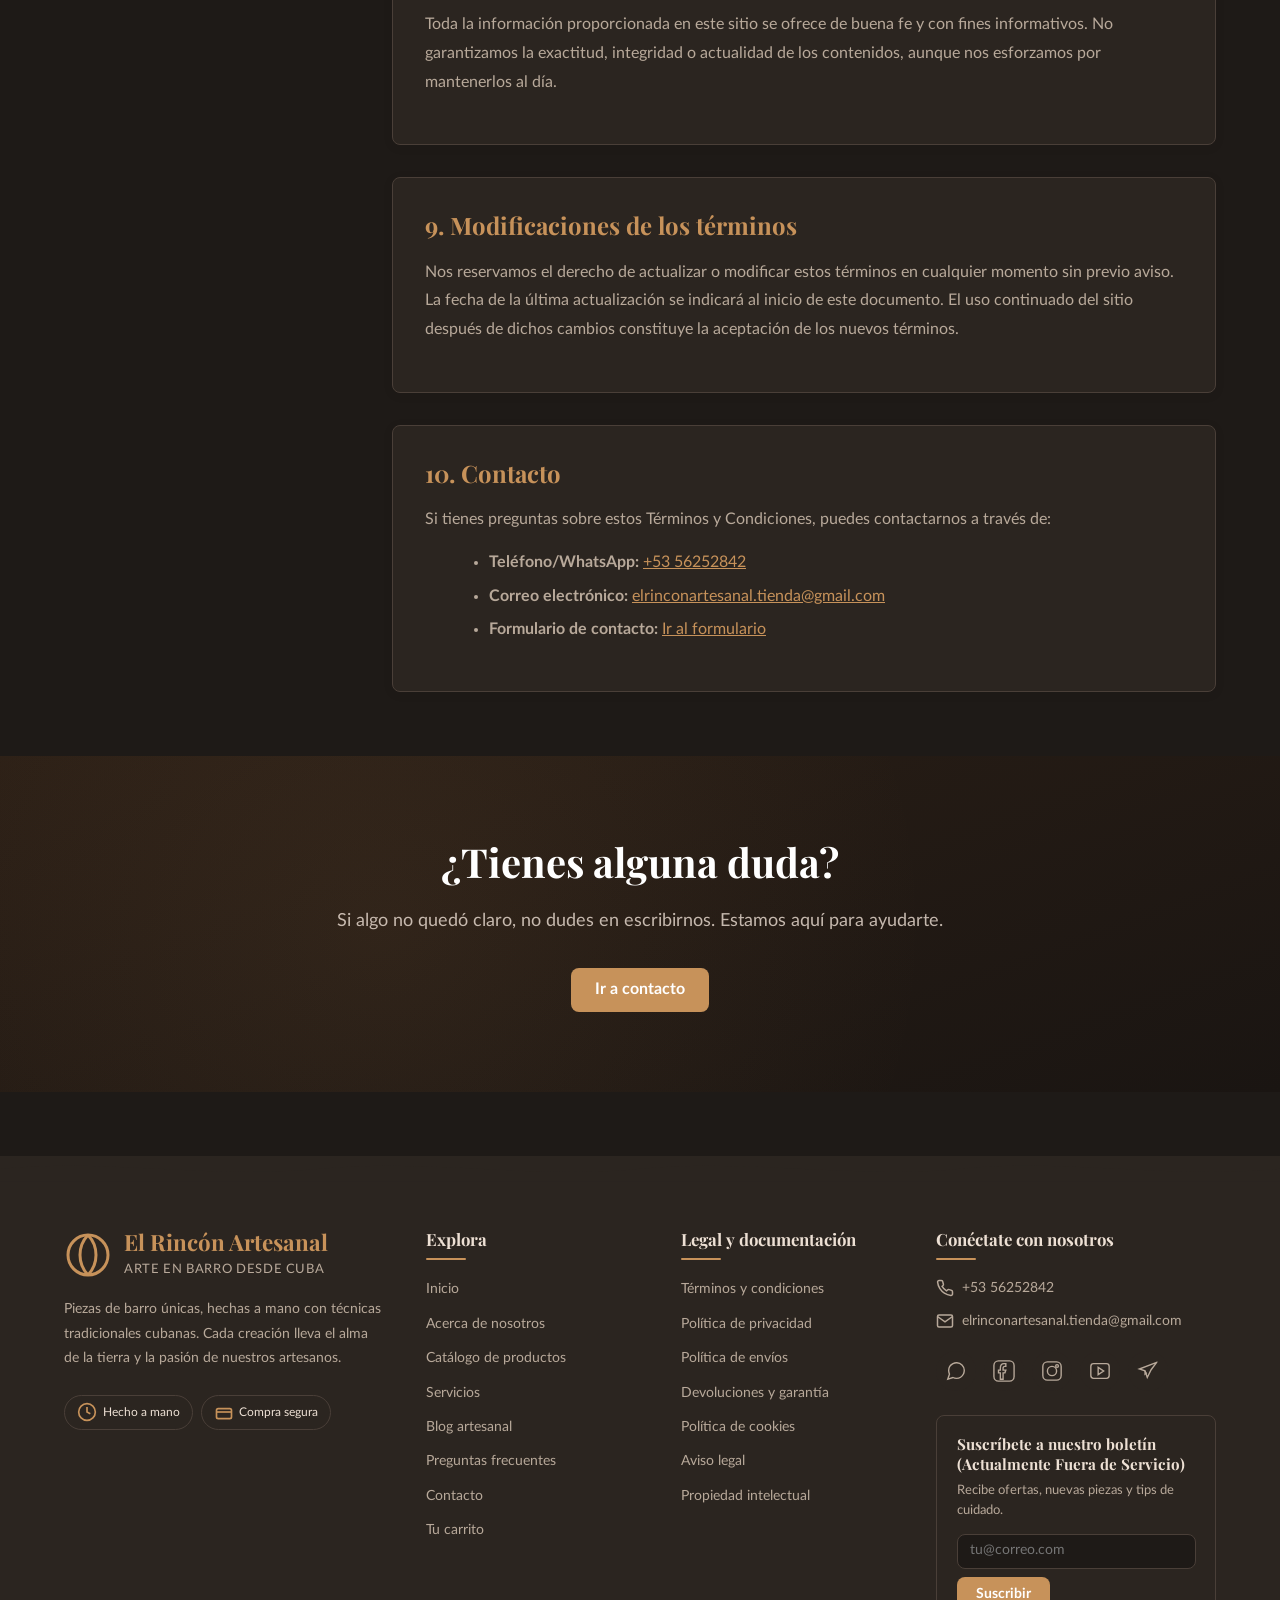
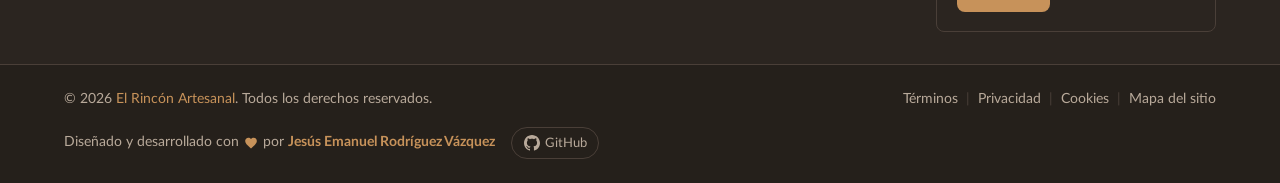
<file: pages/terms.html>
<!DOCTYPE html>
<html lang="es">
<head>
    <meta charset="UTF-8">
    <meta name="viewport" content="width=device-width, initial-scale=1.0">
    <meta name="description" content="Términos y condiciones de El Rincón Artesanal. Uso del sitio, pedidos, pagos, envíos, devoluciones, propiedad intelectual y más.">
    <title>Términos y condiciones – El Rincón Artesanal</title>
    <link rel="icon" href="../favicon.ico">
    <link rel="stylesheet" href="../css/normalize.css">
    <link rel="stylesheet" href="../css/main.css">
    <link rel="stylesheet" href="../css/components/navigation.css">
    <link rel="stylesheet" href="../css/components/header.css">
    <link rel="stylesheet" href="../css/components/footer.css">
    <link rel="stylesheet" href="../css/components/buttons.css">
    <link rel="stylesheet" href="../css/pages/terms.css">
    <link rel="stylesheet" href="../css/responsive.css">
</head>
<body>
    <div id="site-header"></div>

    <main>
        <section class="terms-hero" aria-labelledby="terms-hero-title">
            <div class="terms-hero-overlay"></div>
            <div class="container terms-hero-content reveal">
                <span class="section-tag">Documento legal</span>
                <h1 id="terms-hero-title">Términos y Condiciones</h1>
                <p>Última actualización: 10 de mayo de 2026. Por favor, lee atentamente estas condiciones antes de utilizar nuestro sitio web.</p>
            </div>
            <div class="terms-hero-wave" aria-hidden="true">
                <svg viewBox="0 0 1440 80" preserveAspectRatio="none">
                    <path fill="var(--color-bg)" d="M0,40 C240,80 480,0 720,40 C960,80 1200,0 1440,40 L1440,80 L0,80 Z"/>
                </svg>
            </div>
        </section>

        <div class="container terms-layout">
            <aside class="terms-sidebar reveal" aria-label="Índice de contenidos">
                <h3>Índice</h3>
                <ol>
                    <li><a href="#aceptacion">Aceptación de los términos</a></li>
                    <li><a href="#uso">Uso del sitio web</a></li>
                    <li><a href="#propiedad">Propiedad intelectual</a></li>
                    <li><a href="#pedidos">Pedidos y pagos</a></li>
                    <li><a href="#envios">Envíos y entregas</a></li>
                    <li><a href="#devoluciones">Devoluciones y garantía</a></li>
                    <li><a href="#cookies">Política de cookies</a></li>
                    <li><a href="#aviso-legal">Aviso legal</a></li>
                    <li><a href="#modificaciones">Modificaciones</a></li>
                    <li><a href="#contacto">Contacto</a></li>
                </ol>
            </aside>

            <div class="terms-text reveal" id="terms-text">
                <div class="terms-card" id="aceptacion">
                    <h2>1. Aceptación de los términos</h2>
                    <p>Al acceder y utilizar este sitio web (<strong>elrinconartesanal.cu</strong>), aceptas cumplir con estos Términos y Condiciones, así como con todas las leyes y regulaciones locales aplicables. Si no estás de acuerdo con alguna de estas condiciones, te recomendamos que no utilices nuestro sitio.</p>
                    <p>Estos términos se aplican a todos los visitantes, usuarios y clientes que accedan al sitio. Nos reservamos el derecho de modificar estos términos en cualquier momento; los cambios serán efectivos inmediatamente después de su publicación. Es tu responsabilidad revisar periódicamente esta página para estar al tanto de las actualizaciones.</p>
                </div>

                <div class="terms-card" id="uso">
                    <h2>2. Uso del sitio web</h2>
                    <p>El Rincón Artesanal te concede una licencia limitada, no exclusiva e intransferible para acceder y hacer uso personal del sitio. No está permitido:</p>
                    <ul>
                        <li>Utilizar el sitio con fines ilegales o no autorizados.</li>
                        <li>Reproducir, duplicar, copiar, vender, revender o explotar cualquier parte del sitio sin nuestro consentimiento expreso por escrito.</li>
                        <li>Interferir o intentar interferir en el correcto funcionamiento del sitio mediante virus, spam o cualquier otro método.</li>
                    </ul>
                </div>

                <div class="terms-card" id="propiedad">
                    <h2>3. Propiedad intelectual</h2>
                    <p>Todo el contenido presente en este sitio, incluyendo pero no limitado a textos, imágenes, logotipos, fotografías, gráficos, ilustraciones, diseño y código fuente, es propiedad de El Rincón Artesanal o de sus respectivos licenciantes y está protegido por las leyes de propiedad intelectual vigentes en Cuba y tratados internacionales.</p>
                    <p>Las marcas, nombres comerciales y logotipos mostrados son marcas registradas de sus respectivos propietarios. No se concede ninguna licencia o derecho sobre dichas marcas sin el consentimiento previo por escrito de El Rincón Artesanal o del titular correspondiente.</p>
                </div>

                <div class="terms-card" id="pedidos">
                    <h2>4. Pedidos y pagos</h2>
                    <p>Al realizar un pedido a través de nuestro sitio, declaras ser mayor de edad y tener capacidad legal para contratar. Todos los pedidos están sujetos a disponibilidad y a la confirmación del precio.</p>
                    <p>Aceptamos los siguientes métodos de pago: <strong>Transfermóvil</strong>, <strong>EnZona</strong> y pago en efectivo al recibir (solo en La Habana). Para envíos a otras provincias, el pago debe realizarse por adelantado mediante las plataformas mencionadas.</p>
                    <p>Nos reservamos el derecho de rechazar cualquier pedido por razones justificadas, como falta de stock, error en el precio o imposibilidad de coordinar el envío. En tal caso, se reembolsará el importe pagado.</p>
                </div>

                <div class="terms-card" id="envios">
                    <h2>5. Envíos y entregas</h2>
                    <p>Realizamos envíos a todo el territorio nacional a través de agencias de paquetería externas. El costo del envío dependerá del destino y será informado antes de confirmar la compra. Los plazos de entrega estimados son de 3 a 7 días hábiles, aunque pueden variar por circunstancias ajenas a nuestro control.</p>
                    <p>El riesgo de pérdida o daño de los productos se transfiere al cliente en el momento en que el paquete es entregado a la agencia de transporte. Recomendamos revisar el estado del paquete al recibirlo y notificar cualquier incidencia dentro de las 24 horas siguientes.</p>
                </div>

                <div class="terms-card" id="devoluciones">
                    <h2>6. Devoluciones y garantía</h2>
                    <p>Por tratarse de piezas artesanales únicas, cada una puede presentar ligeras variaciones de color, tamaño o textura, lo cual no se considera un defecto sino parte del valor artesanal.</p>
                    <p>Si recibes una pieza con daños evidentes debidos al transporte, deberás notificarnos dentro de las 48 horas posteriores a la entrega, adjuntando fotografías del producto y del embalaje. Evaluaremos cada caso y, si procede, ofreceremos un reemplazo o reembolso.</p>
                </div>

                <div class="terms-card" id="cookies">
                    <h2>7. Política de cookies</h2>
                    <p>Este sitio web utiliza cookies propias y de terceros para mejorar la experiencia de navegación, analizar el tráfico y personalizar el contenido. Las cookies son pequeños archivos de texto que se almacenan en tu dispositivo.</p>
                    <p>Puedes configurar tu navegador para rechazar todas las cookies o para que te avise cuando se envíe una. Sin embargo, algunas funcionalidades del sitio pueden no estar disponibles si desactivas las cookies.</p>
                </div>

                <div class="terms-card" id="aviso-legal">
                    <h2>8. Aviso legal</h2>
                    <p>El Rincón Artesanal es un taller artesanal operado por Luis Manuel Rodríguez Peña, con taller principal en La Habana, Cuba. El presente sitio web es propiedad y está administrado por Jesús Emanuel Rodríguez Vázquez.</p>
                    <p>Toda la información proporcionada en este sitio se ofrece de buena fe y con fines informativos. No garantizamos la exactitud, integridad o actualidad de los contenidos, aunque nos esforzamos por mantenerlos al día.</p>
                </div>

                <div class="terms-card" id="modificaciones">
                    <h2>9. Modificaciones de los términos</h2>
                    <p>Nos reservamos el derecho de actualizar o modificar estos términos en cualquier momento sin previo aviso. La fecha de la última actualización se indicará al inicio de este documento. El uso continuado del sitio después de dichos cambios constituye la aceptación de los nuevos términos.</p>
                </div>

                <div class="terms-card" id="contacto">
                    <h2>10. Contacto</h2>
                    <p>Si tienes preguntas sobre estos Términos y Condiciones, puedes contactarnos a través de:</p>
                    <ul>
                        <li><strong>Teléfono/WhatsApp:</strong> <a href="tel:+5356252842">+53 56252842</a></li>
                        <li><strong>Correo electrónico:</strong> <a href="mailto:elrinconartesanal.tienda@gmail.com">elrinconartesanal.tienda@gmail.com</a></li>
                        <li><strong>Formulario de contacto:</strong> <a href="contact.html">Ir al formulario</a></li>
                    </ul>
                </div>
            </div>
        </div>

        <section class="terms-cta" aria-labelledby="terms-cta-title">
            <div class="terms-cta-overlay"></div>
            <div class="container terms-cta-content reveal">
                <h2 id="terms-cta-title">¿Tienes alguna duda?</h2>
                <p>Si algo no quedó claro, no dudes en escribirnos. Estamos aquí para ayudarte.</p>
                <a href="contact.html" class="btn btn-primary btn-lg">Ir a contacto</a>
            </div>
        </section>
    </main>

    <div id="site-footer"></div>

    <script src="../js/config.js"></script>
    <script src="../js/theme.js"></script>
    <script src="../js/cart.js"></script>
    <script src="../js/components/navigation.js"></script>
    <script src="../js/main.js"></script>
    <script src="../js/pages/terms.js"></script>
</body>
</html>
</file>
<file: css/main.css>
@font-face {
  font-family: 'Playfair Display';
  src: url('../fonts/PlayfairDisplay-Regular.woff2') format('woff2');
  font-weight: 400;
  font-style: normal;
  font-display: swap;
}
@font-face {
  font-family: 'Playfair Display';
  src: url('../fonts/PlayfairDisplay-Bold.woff2') format('woff2');
  font-weight: 700;
  font-style: normal;
  font-display: swap;
}
@font-face {
  font-family: 'Lato';
  src: url('../fonts/Lato-Regular.woff2') format('woff2');
  font-weight: 400;
  font-style: normal;
  font-display: swap;
}
@font-face {
  font-family: 'Lato';
  src: url('../fonts/Lato-Bold.woff2') format('woff2');
  font-weight: 700;
  font-style: normal;
  font-display: swap;
}

:root {
  --color-bg: #1e1a17;
  --color-surface: #2b2520;
  --color-text: #ede0d4;
  --color-text-secondary: #b8a99a;
  --color-primary: #c7925a;
  --color-primary-hover: #d4a76e;
  --color-accent: #9c6644;
  --color-border: #4a3f38;
  --color-card-bg: #2b2520;
  --color-shadow: rgba(0,0,0,0.3);

  --font-heading: 'Playfair Display', Georgia, serif;
  --font-body: 'Lato', 'Segoe UI', sans-serif;
  --radius: 0.5rem;
  --transition: 0.3s ease;
}

[data-theme="light"] {
  --color-bg: #fff8f0;
  --color-surface: #ffffff;
  --color-text: #3a2f26;
  --color-text-secondary: #6b5b4e;
  --color-primary: #9c6644;
  --color-primary-hover: #b57b52;
  --color-accent: #c7925a;
  --color-border: #e0d5c9;
  --color-card-bg: #ffffff;
  --color-shadow: rgba(0,0,0,0.08);
}

*, *::before, *::after {
  box-sizing: border-box;
}

body {
  margin: 0;
  font-family: var(--font-body);
  background-color: var(--color-bg);
  color: var(--color-text);
  line-height: 1.6;
  min-height: 100vh;
  display: flex;
  flex-direction: column;
}

main {
  flex: 1;
}

h1, h2, h3, h4, h5, h6 {
  font-family: var(--font-heading);
  font-weight: 700;
  color: var(--color-text);
  line-height: 1.3;
}

h1 {
  font-size: 2em;
  margin: 0.67em 0;
}
h2 {
  font-size: 1.5em;
  margin: 0.83em 0;
}
h3 {
  font-size: 1.17em;
  margin: 1em 0;
}
h4 {
  font-size: 1em;
  margin: 1.33em 0;
}
h5 {
  font-size: 0.83em;
  margin: 1.67em 0;
}
h6 {
  font-size: 0.67em;
  margin: 2.33em 0;
}

section h1, article h1, aside h1, nav h1 {
  font-size: 2em;
  margin: 0.67em 0;
}
section h2, article h2, aside h2, nav h2 {
  font-size: 1.5em;
  margin: 0.83em 0;
}
section h3, article h3, aside h3, nav h3 {
  font-size: 1.17em;
  margin: 1em 0;
}
section h4, article h4, aside h4, nav h4 {
  font-size: 1em;
  margin: 1.33em 0;
}
section h5, article h5, aside h5, nav h5 {
  font-size: 0.83em;
  margin: 1.67em 0;
}
section h6, article h6, aside h6, nav h6 {
  font-size: 0.67em;
  margin: 2.33em 0;
}

a {
  color: var(--color-primary);
  text-decoration: none;
  transition: color var(--transition);
}
a:hover {
  color: var(--color-primary-hover);
}

img {
  max-width: 100%;
  height: auto;
  display: block;
}

.container {
  width: 90%;
  max-width: 1200px;
  margin: 0 auto;
}

.btn-icon {
  background: none;
  border: none;
  color: var(--color-text);
  font-size: 1.3rem;
  cursor: pointer;
  padding: 0.2rem 0.5rem;
}

::-webkit-scrollbar {
  width: 8px;
}
::-webkit-scrollbar-track {
  background: var(--color-bg);
}
::-webkit-scrollbar-thumb {
  background: var(--color-border);
  border-radius: 4px;
}
::-webkit-scrollbar-thumb:hover {
  background: var(--color-primary);
}

::selection {
  background: var(--color-primary);
  color: #fff;
}

html, body {
  overflow-x: hidden;
}
</file>
<file: css/components/navigation.css>
[data-theme="light"] .site-header {
    background: rgba(255, 248, 240, 0.85);
    border-bottom-color: rgba(156, 102, 68, 0.15);
}

[data-theme="light"] .site-header.scrolled {
    background: rgba(255, 248, 240, 0.95);
    box-shadow: 0 4px 20px rgba(0, 0, 0, 0.1);
}

[data-theme="light"] .nav-link {
    color: #6b5b4e;
}

[data-theme="light"] .nav-link:hover {
    color: #3a2f26;
    background: rgba(156, 102, 68, 0.06);
}

[data-theme="light"] .nav-link.active {
    color: var(--color-accent);
}

[data-theme="light"] .hamburger-line {
    background: #3a2f26;
}

[data-theme="light"] .header-nav {
    background: #fff8f0;
}

/* Light theme footer styles */
[data-theme="light"] .site-footer {
    background-color: #ffffff;
    color: #6b5b4e;
}

[data-theme="light"] .footer-description,
[data-theme="light"] .footer-contact-info p,
[data-theme="light"] .footer-links a,
[data-theme="light"] .social-icon,
[data-theme="light"] .dev-link,
[data-theme="light"] .footer-developer p {
    color: #6b5b4e;
}

[data-theme="light"] .footer-heading {
    color: #3a2f26;
}

[data-theme="light"] .badge,
[data-theme="light"] .social-icon,
[data-theme="light"] .newsletter-form input[type="email"],
[data-theme="light"] .footer-newsletter {
    background: #f9f5f0;
}

[data-theme="light"] .footer-bottom {
    background: rgba(0, 0, 0, 0.05);
}

[data-theme="light"] .footer-copyright p,
[data-theme="light"] .footer-bottom-links a {
    color: #8b7d6b;
}
</file>
<file: css/components/header.css>
.site-header {
    position: sticky;
    top: 0;
    z-index: 1000;
    background: rgba(30, 26, 23, 0.85);
    backdrop-filter: blur(16px) saturate(140%);
    -webkit-backdrop-filter: blur(16px) saturate(140%);
    border-bottom: 1px solid rgba(199, 146, 90, 0.12);
    transition: background var(--transition), box-shadow var(--transition);
    font-family: var(--font-body);
}

[data-theme="light"] .site-header {
    background: rgba(255, 255, 255, 0.85);
    border-bottom: 1px solid rgba(199, 146, 90, 0.2);
}

.site-header.scrolled {
    background: rgba(30, 26, 23, 0.95);
    box-shadow: 0 4px 20px rgba(0, 0, 0, 0.4);
}

[data-theme="light"] .site-header.scrolled {
    background: rgba(255, 255, 255, 0.95);
    box-shadow: 0 4px 20px rgba(0, 0, 0, 0.1);
}

.header-container {
    display: flex;
    align-items: center;
    justify-content: space-between;
    max-width: 1200px;
    margin: 0 auto;
    padding: 0.6rem 1.5rem;
    gap: 2rem;
}

.header-brand {
    display: flex;
    align-items: center;
    gap: 0.6rem;
    text-decoration: none;
    color: var(--color-text);
    flex-shrink: 0;
}

.brand-icon {
    display: flex;
    align-items: center;
    justify-content: center;
    width: 42px;
    height: 42px;
    border-radius: 50%;
    background: rgba(199, 146, 90, 0.1);
    border: 2px solid var(--color-primary);
    color: var(--color-primary);
    transition: transform var(--transition), box-shadow var(--transition);
}

.header-brand:hover .brand-icon {
    transform: rotate(-10deg) scale(1.05);
    box-shadow: 0 0 16px rgba(199, 146, 90, 0.3);
}

.brand-text {
    display: flex;
    flex-direction: column;
    line-height: 1.15;
}

.brand-name {
    font-family: var(--font-heading);
    font-size: 1.3rem;
    color: var(--color-primary);
    letter-spacing: 0.02em;
}

.brand-sub {
    font-size: 0.7rem;
    text-transform: uppercase;
    letter-spacing: 0.12em;
    color: var(--color-text-secondary);
}

.header-nav {
    display: flex;
    align-items: center;
}

.nav-list {
    display: flex;
    list-style: none;
    margin: 0;
    padding: 0;
    gap: 0.25rem;
}

.nav-link {
    display: inline-block;
    padding: 0.6rem 1rem;
    color: var(--color-text-secondary);
    text-decoration: none;
    font-weight: 500;
    font-size: 0.95rem;
    border-radius: 0.4rem;
    position: relative;
    transition: color var(--transition), background var(--transition);
}

.nav-link::after {
    content: '';
    position: absolute;
    bottom: 0.3rem;
    left: 50%;
    transform: translateX(-50%) scaleX(0);
    width: 60%;
    height: 2px;
    background: var(--color-primary);
    border-radius: 2px;
    transition: transform 0.35s cubic-bezier(0.4, 0, 0.2, 1);
}

.nav-link:hover {
    color: var(--color-text);
    background: rgba(199, 146, 90, 0.06);
}

.nav-link:hover::after {
    transform: translateX(-50%) scaleX(1);
}

.nav-link.active {
    color: var(--color-primary);
    font-weight: 600;
}

.nav-link.active::after {
    transform: translateX(-50%) scaleX(1);
    background: var(--color-primary);
}

.header-actions {
    display: flex;
    align-items: center;
    gap: 0.75rem;
}

.header-cart {
    display: flex;
    align-items: center;
    justify-content: center;
    position: relative;
    width: 40px;
    height: 40px;
    border-radius: 50%;
    color: var(--color-text-secondary);
    text-decoration: none;
    transition: color var(--transition), background var(--transition);
}

.header-cart:hover {
    color: var(--color-primary);
    background: rgba(199, 146, 90, 0.08);
}

.cart-badge {
    position: absolute;
    top: 2px;
    right: 2px;
    min-width: 18px;
    height: 18px;
    padding: 0 4px;
    background: var(--color-primary);
    color: #fff;
    font-size: 0.65rem;
    font-weight: 700;
    border-radius: 9px;
    display: flex;
    align-items: center;
    justify-content: center;
    line-height: 1;
    pointer-events: none;
    box-shadow: 0 2px 6px rgba(0,0,0,0.3);
}

.cart-badge:empty {
    display: none;
}

.header-theme-btn {
    display: flex;
    align-items: center;
    justify-content: center;
    width: 40px;
    height: 40px;
    border-radius: 50%;
    background: none;
    border: none;
    color: var(--color-text-secondary);
    cursor: pointer;
    transition: color var(--transition), background var(--transition);
    position: relative;
}

.header-theme-btn:hover {
    color: var(--color-primary);
    background: rgba(199, 146, 90, 0.08);
}

.icon-sun,
.icon-moon {
    position: absolute;
    transition: opacity 0.4s, transform 0.4s;
}

[data-theme="dark"] .icon-sun,
:root:not([data-theme]) .icon-sun {
    opacity: 1;
    transform: rotate(0deg);
}
[data-theme="dark"] .icon-moon,
:root:not([data-theme]) .icon-moon {
    opacity: 0;
    transform: rotate(-90deg);
}

[data-theme="light"] .icon-sun {
    opacity: 0;
    transform: rotate(90deg);
}
[data-theme="light"] .icon-moon {
    opacity: 1;
    transform: rotate(0deg);
}

.header-hamburger {
    display: none;
    flex-direction: column;
    justify-content: center;
    align-items: center;
    width: 40px;
    height: 40px;
    border-radius: 50%;
    background: none;
    border: none;
    cursor: pointer;
    gap: 5px;
    padding: 0;
    position: relative;
    z-index: 1001;
}

.hamburger-line {
    display: block;
    width: 22px;
    height: 2px;
    background: var(--color-text);
    border-radius: 2px;
    transition: all 0.35s cubic-bezier(0.4, 0, 0.2, 1);
}

.header-hamburger[aria-expanded="true"] .hamburger-line:nth-child(1) {
    transform: translateY(7px) rotate(45deg);
}

.header-hamburger[aria-expanded="true"] .hamburger-line:nth-child(2) {
    opacity: 0;
    transform: scaleX(0);
}

.header-hamburger[aria-expanded="true"] .hamburger-line:nth-child(3) {
    transform: translateY(-7px) rotate(-45deg);
}

.header-ornament {
    line-height: 0;
    overflow: hidden;
}
.header-ornament svg {
    display: block;
    width: 100%;
    height: auto;
}

@media (max-width: 900px) {
    .header-hamburger {
        display: flex;
    }

    .header-nav {
        position: fixed;
        top: 0;
        right: 0;
        transform: translateX(100%);
        width: min(320px, 80vw);
        height: 100vh;
        height: 100dvh;
        background: var(--color-surface);
        box-shadow: -8px 0 30px rgba(0, 0, 0, 0.5);
        padding: 5rem 2rem 2rem;
        transition: transform 0.4s cubic-bezier(0.4, 0, 0.2, 1);
        z-index: 1000;
        flex-direction: column;
        align-items: stretch;
    }

    .header-nav.open {
        transform: translateX(0);
    }

    .nav-list {
        flex-direction: column;
        gap: 0.5rem;
    }

    .nav-link {
        font-size: 1.1rem;
        padding: 0.8rem 1rem;
        border-radius: var(--radius);
    }

    .nav-link::after {
        display: none;
    }

    .header-nav.open::before {
        content: '';
        position: fixed;
        top: 0;
        left: 0;
        width: 100vw;
        height: 100vh;
        background: rgba(0, 0, 0, 0.5);
        z-index: -1;
        opacity: 1;
        transition: opacity 0.3s;
    }
}
</file>
<file: css/components/footer.css>
.footer-ornament {
    line-height: 0;
    margin-bottom: -1px;
    overflow: hidden;
}
.footer-ornament svg {
    display: block;
    width: 100%;
    height: auto;
}

.site-footer {
    background-color: var(--color-surface);
    color: var(--color-text-secondary);
    margin-top: 4rem;
    position: relative;
    font-family: var(--font-body);
}

.footer-main {
    padding: 3rem 0 2rem;
}

.footer-grid {
    display: grid;
    grid-template-columns: 1.5fr 1fr 1fr 1.3fr;
    gap: 2.5rem;
}

.footer-brand-col {
    display: flex;
    flex-direction: column;
    gap: 1rem;
}

.footer-logo {
    display: flex;
    align-items: center;
    gap: 0.75rem;
}

.footer-logo svg {
    color: var(--color-primary);
}

.footer-logo h3 {
    font-family: var(--font-heading);
    font-size: 1.4rem;
    color: var(--color-primary);
    margin: 0;
    line-height: 1.2;
}

.footer-tagline {
    font-size: 0.8rem;
    color: var(--color-text-secondary);
    letter-spacing: 0.05em;
    text-transform: uppercase;
}

.footer-description {
    font-size: 0.9rem;
    line-height: 1.7;
    color: var(--color-text-secondary);
    margin: 0;
}

.footer-badges {
    display: flex;
    flex-wrap: wrap;
    gap: 0.5rem;
    margin-top: 0.5rem;
}

.badge {
    display: inline-flex;
    align-items: center;
    gap: 0.35rem;
    padding: 0.4rem 0.75rem;
    background: var(--color-card-bg);
    border: 1px solid var(--color-border);
    border-radius: 2rem;
    font-size: 0.75rem;
    color: var(--color-text);
    white-space: nowrap;
    transition: border-color var(--transition), background var(--transition);
}

.badge:hover {
    border-color: var(--color-primary);
    background: rgba(199, 146, 90, 0.08);
}

.badge svg {
    flex-shrink: 0;
    color: var(--color-primary);
}

.footer-heading {
    font-family: var(--font-heading);
    font-size: 1.05rem;
    color: var(--color-text);
    margin: 0 0 1rem;
    padding-bottom: 0.6rem;
    position: relative;
}

.footer-heading::after {
    content: '';
    position: absolute;
    bottom: 0;
    left: 0;
    width: 2.5rem;
    height: 2px;
    background: var(--color-primary);
    border-radius: 1px;
    transition: width var(--transition);
}

.footer-col:hover .footer-heading::after {
    width: 3.5rem;
}

.footer-links {
    list-style: none;
    padding: 0;
    margin: 0;
    display: flex;
    flex-direction: column;
    gap: 0.55rem;
}

.footer-links a {
    color: var(--color-text-secondary);
    text-decoration: none;
    font-size: 0.9rem;
    transition: color var(--transition), padding-left var(--transition);
    display: inline-block;
    position: relative;
}

.footer-links a::before {
    content: '›';
    position: absolute;
    left: -0.8rem;
    opacity: 0;
    color: var(--color-primary);
    transition: opacity var(--transition), left var(--transition);
}

.footer-links a:hover {
    color: var(--color-primary);
    padding-left: 0.6rem;
}

.footer-links a:hover::before {
    opacity: 1;
    left: -0.2rem;
}

.footer-contact-info {
    display: flex;
    flex-direction: column;
    gap: 0.6rem;
    margin-bottom: 1.2rem;
}

.footer-contact-info p {
    display: flex;
    align-items: center;
    gap: 0.5rem;
    margin: 0;
    font-size: 0.9rem;
}

.footer-contact-info a {
    color: var(--color-text-secondary);
    text-decoration: none;
    transition: color var(--transition);
}

.footer-contact-info a:hover {
    color: var(--color-primary);
}

.footer-social {
    display: flex;
    gap: 0.5rem;
    flex-wrap: wrap;
    margin-bottom: 1.5rem;
}

.social-icon {
    position: relative;
    display: flex;
    align-items: center;
    justify-content: center;
    width: 2.5rem;
    height: 2.5rem;
    border-radius: 50%;
    background: var(--color-card-bg);
    color: var(--color-text-secondary);
    transition: all 0.35s cubic-bezier(0.4, 0, 0.2, 1);
    border: 1px solid transparent;
}

.social-icon:hover {
    transform: translateY(-4px);
    color: #fff;
    border-color: transparent;
    box-shadow: 0 8px 20px rgba(0, 0, 0, 0.3);
}

.social-whatsapp:hover {
    background: #25D366;
    box-shadow: 0 8px 20px rgba(37, 211, 102, 0.35);
}

.social-facebook:hover {
    background: #1877F2;
    box-shadow: 0 8px 20px rgba(24, 119, 242, 0.35);
}

.social-instagram:hover {
    background: linear-gradient(45deg, #f09433, #e6683c, #dc2743, #cc2366, #bc1888);
    box-shadow: 0 8px 20px rgba(220, 39, 67, 0.35);
}

.social-youtube:hover {
    background: #FF0000;
    box-shadow: 0 8px 20px rgba(255, 0, 0, 0.35);
}

.social-telegram:hover {
    background: #0088cc;
    box-shadow: 0 8px 20px rgba(0, 136, 204, 0.35);
}

.social-tooltip {
    position: absolute;
    bottom: -1.8rem;
    left: 50%;
    transform: translateX(-50%);
    background: var(--color-text);
    color: var(--color-bg);
    font-size: 0.7rem;
    padding: 0.25rem 0.6rem;
    border-radius: 0.3rem;
    white-space: nowrap;
    opacity: 0;
    pointer-events: none;
    transition: opacity 0.3s, bottom 0.3s;
    font-weight: 600;
}

.social-icon:hover .social-tooltip {
    opacity: 1;
    bottom: -1.5rem;
}

.footer-newsletter {
    background: var(--color-card-bg);
    padding: 1.2rem;
    border-radius: var(--radius);
    border: 1px solid var(--color-border);
}

.footer-newsletter h5 {
    font-family: var(--font-heading);
    color: var(--color-text);
    margin: 0 0 0.3rem;
    font-size: 0.95rem;
}

.footer-newsletter p {
    font-size: 0.8rem;
    color: var(--color-text-secondary);
    margin: 0 0 0.8rem;
}

.newsletter-form {
    display: flex;
    gap: 0.5rem;
    flex-wrap: wrap;
}

.newsletter-form input[type="email"] {
    flex: 1;
    min-width: 140px;
    padding: 0.55rem 0.8rem;
    border: 1px solid var(--color-border);
    border-radius: var(--radius);
    background: var(--color-bg);
    color: var(--color-text);
    font-size: 0.85rem;
    transition: border-color var(--transition);
}

.newsletter-form input[type="email"]:focus {
    outline: none;
    border-color: var(--color-primary);
    box-shadow: 0 0 0 3px rgba(199, 146, 90, 0.15);
}

.newsletter-form .btn {
    flex-shrink: 0;
}

.footer-bottom {
    border-top: 1px solid var(--color-border);
    padding: 1.5rem 0;
    background: rgba(0, 0, 0, 0.15);
}

.footer-bottom-content {
    display: flex;
    flex-wrap: wrap;
    align-items: center;
    justify-content: space-between;
    gap: 1rem;
    font-size: 0.85rem;
}

.footer-copyright p {
    margin: 0;
    color: var(--color-text-secondary);
}

.footer-copyright span {
    color: var(--color-primary);
}

.footer-bottom-links {
    display: flex;
    align-items: center;
    gap: 0.5rem;
}

.footer-bottom-links a {
    color: var(--color-text-secondary);
    text-decoration: none;
    transition: color var(--transition);
}

.footer-bottom-links a:hover {
    color: var(--color-primary);
}

.divider {
    color: var(--color-border);
    user-select: none;
}

.footer-developer {
    display: flex;
    align-items: center;
    gap: 1rem;
    flex-wrap: wrap;
}

.footer-developer p {
    margin: 0;
    display: flex;
    align-items: center;
    gap: 0.3rem;
    color: var(--color-text-secondary);
    font-size: 0.85rem;
}

.footer-developer strong {
    color: var(--color-primary);
}

.dev-link {
    display: inline-flex;
    align-items: center;
    gap: 0.35rem;
    padding: 0.3rem 0.7rem;
    border: 1px solid var(--color-border);
    border-radius: 2rem;
    color: var(--color-text-secondary);
    text-decoration: none;
    font-size: 0.8rem;
    transition: all var(--transition);
}

.dev-link:hover {
    border-color: var(--color-primary);
    color: var(--color-primary);
    background: rgba(199, 146, 90, 0.06);
}

.dev-link svg {
    transition: transform var(--transition);
}

.dev-link:hover svg {
    transform: rotate(10deg) scale(1.1);
}

@media (max-width: 1024px) {
    .footer-grid {
        grid-template-columns: 1fr 1fr;
        gap: 2.5rem 2rem;
    }
    
    .footer-brand-col {
        grid-column: 1 / -1;
    }
}

@media (max-width: 600px) {
    .footer-grid {
        grid-template-columns: 1fr;
        gap: 2rem;
    }
    
    .footer-brand-col {
        grid-column: auto;
        text-align: center;
        align-items: center;
    }
    
    .footer-logo {
        flex-direction: column;
        text-align: center;
    }
    
    .footer-heading {
        text-align: center;
    }
    
    .footer-heading::after {
        left: 50%;
        transform: translateX(-50%);
    }
    
    .footer-links {
        align-items: center;
    }
    
    .footer-links a:hover {
        padding-left: 0;
    }
    
    .footer-links a::before {
        display: none;
    }
    
    .footer-social {
        justify-content: center;
    }
    
    .footer-contact-info {
        align-items: center;
    }
    
    .footer-badges {
        justify-content: center;
    }
    
    .footer-bottom-content {
        flex-direction: column;
        text-align: center;
        gap: 0.8rem;
    }
    
    .footer-developer {
        flex-direction: column;
        gap: 0.5rem;
    }
    
    .footer-newsletter {
        text-align: center;
    }
    
    .newsletter-form {
        justify-content: center;
    }
}

@media (prefers-reduced-motion: reduce) {
    .social-icon,
    .footer-links a,
    .footer-heading::after,
    .dev-link svg {
        transition: none;
    }
    
    .social-icon:hover {
        transform: none;
    }
}
</file>
<file: css/components/buttons.css>
.btn {
  display: inline-block;
  padding: 0.6rem 1.5rem;
  border-radius: var(--radius);
  font-family: var(--font-body);
  font-weight: 700;
  text-align: center;
  cursor: pointer;
  transition: background var(--transition), transform var(--transition);
  border: none;
}
.btn-primary {
  background-color: var(--color-primary);
  color: #ffffff;
}
.btn-primary:hover {
  background-color: var(--color-primary-hover);
  transform: translateY(-1px);
}
.btn-outline {
  border: 2px solid var(--color-primary);
  color: var(--color-primary);
  background: transparent;
}
.btn-outline:hover {
  background: var(--color-primary);
  color: #ffffff;
}
.btn-small {
  padding: 0.3rem 0.8rem;
  font-size: 0.9rem;
}
</file>
<file: css/components/cards.css>
.products-grid {
  display: grid;
  grid-template-columns: repeat(auto-fill, minmax(250px, 1fr));
  gap: 2rem;
  margin: 2rem 0;
}

.product-card {
  background: var(--color-card-bg);
  border-radius: var(--radius);
  overflow: hidden;
  box-shadow: 0 4px 12px var(--color-shadow);
  transition: transform var(--transition);
  display: flex;
  flex-direction: column;
}

.product-card:hover {
  transform: translateY(-4px);
}

.product-card .image-wrapper {
  width: 100%;
  height: 220px;
  display: flex;
  align-items: center;
  justify-content: center;
  background-color: var(--color-border);
  overflow: hidden;
}

.product-card .image-wrapper img {
  max-width: 100%;
  max-height: 100%;
  object-fit: contain;
  display: block;
}

.product-info {
  padding: 1rem;
  flex: 1;
  display: flex;
  flex-direction: column;
}

.product-info h3 {
  margin-top: 0;
  font-size: 1.2rem;
}

.price {
  font-weight: 700;
  color: var(--color-primary);
  font-size: 1.3rem;
  margin-top: auto;
}
</file>
<file: css/pages/home.css>
.reveal {
    opacity: 0;
    transform: translateY(40px);
    transition: opacity 0.8s cubic-bezier(0.22, 0.61, 0.36, 1),
                transform 0.8s cubic-bezier(0.22, 0.61, 0.36, 1);
}
.reveal.visible {
    opacity: 1;
    transform: translateY(0);
}

.section-tag {
    display: inline-block;
    font-family: var(--font-body);
    font-size: 0.8rem;
    text-transform: uppercase;
    letter-spacing: 0.15em;
    color: var(--color-primary);
    background: rgba(199, 146, 90, 0.1);
    padding: 0.4rem 1.2rem;
    border-radius: 2rem;
    margin-bottom: 0.8rem;
    font-weight: 700;
}
.section-header {
    text-align: center;
    margin-bottom: 3rem;
}
.section-header h2 {
    font-size: 2.4rem;
    margin: 0.3rem 0;
    color: var(--color-text);
}
.section-subtitle {
    color: var(--color-text-secondary);
    font-size: 1.1rem;
    max-width: 600px;
    margin: 0.5rem auto 0;
    line-height: 1.6;
}

.hero {
    position: relative;
    min-height: 100vh;
    display: flex;
    align-items: center;
    justify-content: center;
    background: linear-gradient(160deg, #1a1512 0%, #2b1f16 30%, #3a2517 60%, #1e1a17 100%);
    overflow: hidden;
    text-align: center;
    padding: 6rem 2rem;
}

[data-theme="light"] .hero {
    background: linear-gradient(160deg, #fff8f0 0%, #f5ebe0 30%, #ebd9c9 60%, #fff8f0 100%);
}
.hero-overlay {
    position: absolute;
    inset: 0;
    background:
        radial-gradient(ellipse at 30% 20%, rgba(199, 146, 90, 0.15) 0%, transparent 60%),
        radial-gradient(ellipse at 70% 80%, rgba(156, 102, 68, 0.08) 0%, transparent 60%),
        url('../../assets/images/hero/hero-bg.webp') center/cover no-repeat;
    opacity: 0.3;
    mix-blend-mode: soft-light;
}
.hero-particles {
    position: absolute;
    inset: 0;
    pointer-events: none;
}
.hero-particles span {
    position: absolute;
    display: block;
    width: 4px;
    height: 4px;
    background: var(--color-primary);
    border-radius: 50%;
    opacity: 0.3;
    animation: float-up 8s infinite ease-in;
}
.hero-particles span:nth-child(1) { left: 10%; animation-delay: 0s; }
.hero-particles span:nth-child(2) { left: 20%; animation-delay: 1.2s; width: 3px; height: 3px; }
.hero-particles span:nth-child(3) { left: 35%; animation-delay: 2.4s; width: 5px; height: 5px; }
.hero-particles span:nth-child(4) { left: 50%; animation-delay: 3.6s; }
.hero-particles span:nth-child(5) { left: 65%; animation-delay: 0.6s; width: 3px; height: 3px; opacity: 0.2; }
.hero-particles span:nth-child(6) { left: 75%; animation-delay: 1.8s; }
.hero-particles span:nth-child(7) { left: 85%; animation-delay: 3s; width: 4px; height: 4px; }
.hero-particles span:nth-child(8) { left: 15%; animation-delay: 4.2s; width: 3px; height: 3px; opacity: 0.25; }
.hero-particles span:nth-child(9) { left: 55%; animation-delay: 2s; }
.hero-particles span:nth-child(10) { left: 92%; animation-delay: 5s; width: 5px; height: 5px; opacity: 0.35; }

@keyframes float-up {
    0% {
        transform: translateY(100vh) scale(0);
        opacity: 0;
    }
    20% {
        opacity: 0.4;
    }
    80% {
        opacity: 0.1;
    }
    100% {
        transform: translateY(-10vh) scale(1.5);
        opacity: 0;
    }
}

.hero-content {
    position: relative;
    z-index: 2;
    max-width: 800px;
}
.hero-badge {
    display: inline-flex;
    align-items: center;
    gap: 0.5rem;
    background: rgba(199, 146, 90, 0.15);
    border: 1px solid rgba(199, 146, 90, 0.3);
    color: var(--color-primary);
    padding: 0.5rem 1.2rem;
    border-radius: 2rem;
    font-size: 0.9rem;
    font-weight: 600;
    margin-bottom: 2rem;
    backdrop-filter: blur(8px);
    -webkit-backdrop-filter: blur(8px);
}
.hero-title {
    font-size: clamp(3rem, 6vw, 5rem);
    font-family: var(--font-heading);
    color: #fff;
    line-height: 1.1;
    margin: 0 0 1.5rem;
    text-shadow: 0 2px 20px rgba(0, 0, 0, 0.5);
}

[data-theme="light"] .hero-title {
    color: #3a2f26;
    text-shadow: none;
}
.hero-subtitle {
    font-size: 1.15rem;
    color: rgba(237, 224, 212, 0.85);
    max-width: 600px;
    margin: 0 auto 2.5rem;
    line-height: 1.75;
}

[data-theme="light"] .hero-subtitle {
    color: rgba(58, 47, 38, 0.85);
}
.hero-actions {
    display: flex;
    gap: 1rem;
    justify-content: center;
    flex-wrap: wrap;
}
.btn-lg {
    padding: 0.85rem 2.2rem;
    font-size: 1.05rem;
}
.hero-scroll {
    margin-top: 3.5rem;
    display: flex;
    flex-direction: column;
    align-items: center;
    gap: 0.4rem;
    color: rgba(237, 224, 212, 0.5);
    font-size: 0.8rem;
    animation: bounce-down 2s infinite;
}
@keyframes bounce-down {
    0%, 100% { transform: translateY(0); }
    50% { transform: translateY(8px); }
}
.hero-wave {
    position: absolute;
    bottom: -2px;
    left: 0;
    width: 100%;
    z-index: 3;
    line-height: 0;
}
.hero-wave svg {
    width: 100%;
    height: auto;
}

.animate-fade-in {
    animation: fadeIn 1s ease forwards;
}
.animate-slide-up {
    animation: slideUp 1s ease forwards;
}
.delay-200 { animation-delay: 0.2s; }
.delay-400 { animation-delay: 0.4s; }
.delay-600 { animation-delay: 0.6s; }

@keyframes fadeIn {
    from { opacity: 0; }
    to { opacity: 1; }
}
@keyframes slideUp {
    from { opacity: 0; transform: translateY(30px); }
    to { opacity: 1; transform: translateY(0); }
}

.intro {
    padding: 5rem 0;
    background: var(--color-bg);
}
.intro-grid {
    display: grid;
    grid-template-columns: 1fr 1fr;
    gap: 4rem;
    align-items: center;
}
.intro-visual {
    display: flex;
    justify-content: center;
}
.intro-image-frame {
    position: relative;
    border-radius: var(--radius);
    overflow: hidden;
    box-shadow: 0 8px 24px var(--color-shadow);
    max-width: 500px;
    width: 100%;
}
.intro-image-frame img {
    display: block;
    width: 100%;
    height: auto;
    object-fit: cover;
}
.intro-accent {
    position: absolute;
    bottom: 0;
    left: 0;
    right: 0;
    height: 4px;
    background: linear-gradient(90deg, var(--color-primary), var(--color-accent));
}
.intro-text .section-tag {
    margin-bottom: 0.8rem;
}
.intro-text h2 {
    font-size: 2.2rem;
    margin: 0 0 1rem;
}
.intro-desc {
    color: var(--color-text-secondary);
    line-height: 1.8;
    margin-bottom: 1.5rem;
    font-size: 1rem;
}
.intro-features {
    display: flex;
    flex-wrap: wrap;
    gap: 1.5rem;
    margin-bottom: 2rem;
}
.intro-feature {
    display: flex;
    align-items: center;
    gap: 0.5rem;
    color: var(--color-primary);
    font-weight: 600;
    font-size: 0.9rem;
}
.intro-feature svg {
    flex-shrink: 0;
}

.featured {
    padding: 5rem 0;
    background: var(--color-surface);
}
.featured .products-grid {
    margin-bottom: 2rem;
}
.featured-action {
    text-align: center;
}

.services {
    padding: 5rem 0;
    background: var(--color-bg);
}
.services-grid {
    display: grid;
    grid-template-columns: repeat(auto-fill, minmax(280px, 1fr));
    gap: 2rem;
}
.service-card {
    background: var(--color-surface);
    border-radius: var(--radius);
    padding: 2.5rem 2rem;
    text-align: center;
    border: 1px solid var(--color-border);
    transition: transform 0.35s, border-color 0.35s, box-shadow 0.35s;
}
.service-card:hover {
    transform: translateY(-8px);
    border-color: var(--color-primary);
    box-shadow: 0 16px 40px rgba(0, 0, 0, 0.25);
}
.service-icon {
    width: 80px;
    height: 80px;
    margin: 0 auto 1.5rem;
    background: rgba(199, 146, 90, 0.1);
    border-radius: 50%;
    display: flex;
    align-items: center;
    justify-content: center;
    color: var(--color-primary);
    transition: transform 0.35s, background 0.35s;
}
.service-card:hover .service-icon {
    transform: scale(1.1) rotate(-5deg);
    background: rgba(199, 146, 90, 0.2);
}
.service-card h3 {
    margin: 0 0 0.6rem;
    font-size: 1.2rem;
    color: var(--color-text);
}
.service-card p {
    color: var(--color-text-secondary);
    line-height: 1.7;
    font-size: 0.9rem;
    margin: 0 0 1rem;
}
.service-link {
    color: var(--color-primary);
    font-weight: 600;
    text-decoration: none;
    transition: color 0.3s;
}
.service-link:hover {
    color: var(--color-primary-hover);
}

.process-mini {
    padding: 5rem 0;
    background: var(--color-surface);
}
.process-steps {
    display: grid;
    grid-template-columns: repeat(4, 1fr);
    gap: 2rem;
    text-align: center;
}
.process-step {
    position: relative;
    padding: 2rem 1rem;
    background: var(--color-bg);
    border-radius: var(--radius);
    border: 1px solid var(--color-border);
    transition: transform 0.3s, box-shadow 0.3s;
}
.process-step:hover {
    transform: translateY(-5px);
    box-shadow: 0 8px 20px rgba(0, 0, 0, 0.2);
}
.step-number {
    position: absolute;
    top: 0.5rem;
    right: 0.8rem;
    font-family: var(--font-heading);
    font-size: 2rem;
    font-weight: 700;
    color: rgba(199, 146, 90, 0.1);
    pointer-events: none;
    transition: color 0.3s;
}
.process-step:hover .step-number {
    color: rgba(199, 146, 90, 0.2);
}
.step-icon {
    width: 60px;
    height: 60px;
    margin: 0 auto 1rem;
    background: rgba(199, 146, 90, 0.1);
    border-radius: 50%;
    display: flex;
    align-items: center;
    justify-content: center;
    color: var(--color-primary);
}
.process-step h4 {
    margin: 0 0 0.5rem;
    font-size: 1.05rem;
    color: var(--color-text);
}
.process-step p {
    margin: 0;
    color: var(--color-text-secondary);
    font-size: 0.85rem;
    line-height: 1.5;
}

.testimonials {
    padding: 5rem 0;
    background: linear-gradient(160deg, #1f1a16 0%, var(--color-bg) 50%, #1f1a16 100%);
}
.testimonials-slider {
    max-width: 700px;
    margin: 0 auto;
    position: relative;
}
.testimonials-track {
    display: flex;
    overflow: hidden;
    border-radius: var(--radius);
    box-shadow: 0 8px 30px rgba(0,0,0,0.2);
}
.testimonial-card {
    min-width: 100%;
    box-sizing: border-box;
    background: var(--color-surface);
    padding: 2.5rem;
    border: 1px solid var(--color-border);
    margin: 0;
    opacity: 0;
    transform: translateX(20px);
    transition: opacity 0.5s ease, transform 0.5s ease;
    display: none;
    text-align: center;
}
.testimonial-card.active {
    display: block;
    opacity: 1;
    transform: translateX(0);
}
.testimonial-stars {
    color: #f0c040;
    font-size: 1.2rem;
    letter-spacing: 0.1em;
    margin-bottom: 1rem;
}
.testimonial-card p {
    font-style: italic;
    line-height: 1.7;
    color: var(--color-text);
    margin: 0 0 1.2rem;
    position: relative;
    z-index: 0;
}
.testimonial-card p::before {
    content: '"';
    position: absolute;
    top: -1.5rem;
    left: -1rem;
    font-family: var(--font-heading);
    font-size: 5rem;
    color: rgba(199, 146, 90, 0.08);
    z-index: -1;
}
.testimonial-card footer strong {
    display: block;
    color: var(--color-primary);
    font-size: 0.9rem;
}
.testimonial-card footer span {
    display: block;
    color: var(--color-text-secondary);
    font-size: 0.8rem;
    margin-top: 0.2rem;
}
.testimonials-controls {
    display: flex;
    justify-content: center;
    gap: 0.8rem;
    margin-top: 1.5rem;
}
.testimonial-dot {
    width: 12px;
    height: 12px;
    border-radius: 50%;
    border: 2px solid var(--color-primary);
    background: transparent;
    cursor: pointer;
    transition: background 0.3s;
    padding: 0;
}
.testimonial-dot.active,
.testimonial-dot:hover {
    background: var(--color-primary);
}

.stats {
    padding: 5rem 0;
    background: linear-gradient(160deg, var(--color-bg) 0%, #1f1a16 100%);
    position: relative;
    overflow: hidden;
}
.stats::before {
    content: '';
    position: absolute;
    inset: 0;
    background: radial-gradient(circle at 50% 50%, rgba(199, 146, 90, 0.05) 0%, transparent 70%);
    pointer-events: none;
}
.stats-grid {
    display: grid;
    grid-template-columns: repeat(4, 1fr);
    gap: 2rem;
    text-align: center;
}
.stat-item {
    display: flex;
    flex-direction: column;
    align-items: center;
    gap: 0.3rem;
}
.stat-number {
    font-family: var(--font-heading);
    font-size: 3.5rem;
    font-weight: 700;
    color: var(--color-primary);
    line-height: 1;
}
.stat-suffix {
    font-family: var(--font-heading);
    font-size: 3.5rem;
    font-weight: 700;
    color: var(--color-primary);
    line-height: 1;
    opacity: 0;
    transition: opacity 0.6s ease 0.3s;
}
.stat-item:first-child .stat-number,
.stat-item:first-child .stat-suffix {
    display: inline;
}
.stat-label {
    font-size: 1rem;
    color: var(--color-text-secondary);
    text-transform: uppercase;
    letter-spacing: 0.08em;
    font-weight: 500;
}

.cta-banner {
    position: relative;
    padding: 6rem 2rem;
    text-align: center;
    background: linear-gradient(160deg, #2b1f16 0%, #1a1512 100%);
    overflow: hidden;
}

[data-theme="light"] .cta-banner {
    background: linear-gradient(160deg, #f5ebe0 0%, #ebd9c9 100%);
}
.cta-banner-overlay {
    position: absolute;
    inset: 0;
    background:
        radial-gradient(circle at 30% 50%, rgba(199, 146, 90, 0.1) 0%, transparent 50%),
        radial-gradient(circle at 70% 50%, rgba(156, 102, 68, 0.08) 0%, transparent 50%),
        url('../../assets/images/hero/hero-bg.webp') center/cover no-repeat;
    opacity: 0.25;
    mix-blend-mode: soft-light;
}
.cta-banner-content {
    position: relative;
    z-index: 1;
    max-width: 600px;
    margin: 0 auto;
}
.cta-banner-content h2 {
    font-size: 2.8rem;
    color: #fff;
    margin: 0 0 1rem;
}

[data-theme="light"] .cta-banner-content h2 {
    color: #3a2f26;
}
.cta-banner-content p {
    font-size: 1.15rem;
    color: rgba(237, 224, 212, 0.8);
    margin: 0 0 2.5rem;
    line-height: 1.7;
}

[data-theme="light"] .cta-banner-content p {
    color: rgba(58, 47, 38, 0.8);
}
.cta-banner-actions {
    display: flex;
    gap: 1rem;
    justify-content: center;
    flex-wrap: wrap;
}

@media (max-width: 1024px) {
    .intro-grid {
        grid-template-columns: 1fr;
        gap: 2rem;
    }
    .intro-visual {
        order: -1;
    }
    .process-steps {
        grid-template-columns: repeat(2, 1fr);
    }
    .stats-grid {
        grid-template-columns: repeat(2, 1fr);
        gap: 2.5rem;
    }
    .stat-number,
    .stat-suffix {
        font-size: 2.8rem;
    }
}

@media (max-width: 768px) {
    .hero-title {
        font-size: 2.5rem;
    }
    .section-header h2 {
        font-size: 1.8rem;
    }
    .hero-subtitle {
        font-size: 1rem;
    }
    .intro-text h2 {
        font-size: 1.8rem;
    }
    .process-steps {
        grid-template-columns: 1fr;
        gap: 1.5rem;
    }
    .services-grid {
        grid-template-columns: 1fr;
    }
    .testimonial-card {
        padding: 2rem 1.5rem;
    }
    .cta-banner-content h2 {
        font-size: 2rem;
    }
    .hero-actions,
    .cta-banner-actions {
        flex-direction: column;
        align-items: center;
    }
    .btn-lg {
        width: 100%;
        max-width: 280px;
    }
}

@media (max-width: 480px) {
    .hero {
        min-height: 80vh;
        padding: 4rem 1rem;
    }
    .hero-title {
        font-size: 2rem;
    }
    .stats-grid {
        grid-template-columns: 1fr;
        gap: 2rem;
    }
    .hero-badge {
        font-size: 0.75rem;
    }
    .intro-features {
        flex-direction: column;
        gap: 0.8rem;
    }
}

@media (prefers-reduced-motion: reduce) {
    .reveal {
        transition: opacity 0.3s ease;
        transform: none;
    }
    .hero-particles span,
    .hero-scroll {
        animation: none;
    }
    .service-card:hover,
    .process-step:hover {
        transform: none;
    }
}

.stat-percent {
    font-family: var(--font-heading);
    font-size: 3.5rem;
    font-weight: 700;
    color: var(--color-primary);
    line-height: 1;
}

.stat-number-group {
    display: inline-block;
}
</file>
<file: css/responsive.css>
@media (max-width: 768px) {
  .products-grid {
    grid-template-columns: 1fr 1fr;
  }
  .hero h1 { font-size: 2rem; }
  nav ul { flex-direction: column; }
}

@media (max-width: 480px) {
  .products-grid {
    grid-template-columns: 1fr;
  }
  .hero { padding: 4rem 1rem; }
}

.site-footer .footer-newsletter .newsletter-form .btn.btn-small {
    font-size: 0.85rem !important;
    padding: 0.5rem 1.2rem !important;
    line-height: 1.4 !important;
    border-radius: var(--radius) !important;
    display: inline-flex !important;
    align-items: center !important;
    justify-content: center !important;
    gap: 0.4rem !important;
    transition: all 0.3s ease !important;
}
</file>
<file: css/pages/about.css>
.reveal {
    opacity: 0;
    transform: translateY(40px);
    transition: opacity 0.8s cubic-bezier(0.22, 0.61, 0.36, 1),
                transform 0.8s cubic-bezier(0.22, 0.61, 0.36, 1);
}
.reveal.visible {
    opacity: 1;
    transform: translateY(0);
}

.section-header {
    text-align: center;
    margin-bottom: 3rem;
}
.section-tag {
    display: inline-block;
    font-family: var(--font-body);
    font-size: 0.8rem;
    text-transform: uppercase;
    letter-spacing: 0.15em;
    color: var(--color-primary);
    background: rgba(199, 146, 90, 0.1);
    padding: 0.4rem 1.2rem;
    border-radius: 2rem;
    margin-bottom: 0.8rem;
    font-weight: 700;
}
.section-header h2 {
    font-size: 2.4rem;
    margin: 0.3rem 0;
    color: var(--color-text);
}
.section-subtitle {
    color: var(--color-text-secondary);
    font-size: 1.1rem;
    max-width: 600px;
    margin: 0.5rem auto 0;
    line-height: 1.6;
}

.about-hero {
    position: relative;
    min-height: 90vh;
    display: flex;
    align-items: center;
    justify-content: center;
    background: linear-gradient(160deg, #1a1512 0%, #2b1f16 30%, #3a2517 60%, #1e1a17 100%);
    overflow: hidden;
    text-align: center;
    padding: 6rem 2rem;
}

[data-theme="light"] .about-hero {
    background: linear-gradient(160deg, #fff8f0 0%, #f5ebe0 30%, #ebd9c9 60%, #fff8f0 100%);
}
.about-hero-overlay {
    position: absolute;
    inset: 0;
    background:
        radial-gradient(ellipse at 30% 20%, rgba(199, 146, 90, 0.12) 0%, transparent 60%),
        radial-gradient(ellipse at 70% 80%, rgba(156, 102, 68, 0.08) 0%, transparent 60%),
        url('../assets/images/hero/hero-bg.webp') center/cover no-repeat;
    opacity: 0.25;
    mix-blend-mode: soft-light;
    will-change: transform;
}
.about-hero-particles {
    position: absolute;
    inset: 0;
    pointer-events: none;
}
.about-hero-particles span {
    position: absolute;
    display: block;
    width: 4px;
    height: 4px;
    background: var(--color-primary);
    border-radius: 50%;
    opacity: 0.3;
    animation: float-up 8s infinite ease-in;
}
.about-hero-particles span:nth-child(1) { left: 10%; animation-delay: 0s; }
.about-hero-particles span:nth-child(2) { left: 20%; animation-delay: 1.2s; width: 3px; height: 3px; }
.about-hero-particles span:nth-child(3) { left: 35%; animation-delay: 2.4s; width: 5px; height: 5px; }
.about-hero-particles span:nth-child(4) { left: 50%; animation-delay: 3.6s; }
.about-hero-particles span:nth-child(5) { left: 65%; animation-delay: 0.6s; width: 3px; height: 3px; opacity: 0.2; }
.about-hero-particles span:nth-child(6) { left: 75%; animation-delay: 1.8s; }
.about-hero-particles span:nth-child(7) { left: 85%; animation-delay: 3s; width: 4px; height: 4px; }
.about-hero-particles span:nth-child(8) { left: 15%; animation-delay: 4.2s; width: 3px; height: 3px; opacity: 0.25; }
.about-hero-particles span:nth-child(9) { left: 55%; animation-delay: 2s; }
.about-hero-particles span:nth-child(10) { left: 92%; animation-delay: 5s; width: 5px; height: 5px; opacity: 0.35; }

@keyframes float-up {
    0% {
        transform: translateY(100vh) scale(0);
        opacity: 0;
    }
    20% {
        opacity: 0.4;
    }
    80% {
        opacity: 0.1;
    }
    100% {
        transform: translateY(-10vh) scale(1.5);
        opacity: 0;
    }
}

.about-hero-inner {
    position: relative;
    z-index: 2;
    max-width: 800px;
}
.about-hero-badge {
    display: inline-flex;
    align-items: center;
    gap: 0.5rem;
    background: rgba(199, 146, 90, 0.15);
    border: 1px solid rgba(199, 146, 90, 0.3);
    color: var(--color-primary);
    padding: 0.5rem 1.2rem;
    border-radius: 2rem;
    font-size: 0.9rem;
    font-weight: 600;
    margin-bottom: 2rem;
    backdrop-filter: blur(8px);
    -webkit-backdrop-filter: blur(8px);
}
.about-hero-title {
    font-size: clamp(2.5rem, 5vw, 4.5rem);
    font-family: var(--font-heading);
    color: #fff;
    line-height: 1.15;
    margin: 0 0 1.5rem;
    text-shadow: 0 2px 20px rgba(0, 0, 0, 0.5);
}

[data-theme="light"] .about-hero-title {
    color: #3a2f26;
    text-shadow: none;
}
.about-hero-title br {
    display: block;
}
.about-hero-subtitle {
    font-size: 1.15rem;
    color: rgba(237, 224, 212, 0.85);
    max-width: 650px;
    margin: 0 auto 2.5rem;
    line-height: 1.75;
}

[data-theme="light"] .about-hero-subtitle {
    color: rgba(58, 47, 38, 0.85);
}
.about-hero-actions {
    display: flex;
    gap: 1rem;
    justify-content: center;
    flex-wrap: wrap;
}
.btn-lg {
    padding: 0.85rem 2.2rem;
    font-size: 1.05rem;
}
.about-hero-scroll {
    margin-top: 3.5rem;
    display: flex;
    flex-direction: column;
    align-items: center;
    gap: 0.4rem;
    color: rgba(237, 224, 212, 0.5);
    font-size: 0.8rem;
    animation: bounce-down 2s infinite;
}
@keyframes bounce-down {
    0%, 100% { transform: translateY(0); }
    50% { transform: translateY(8px); }
}
.about-hero-wave {
    position: absolute;
    bottom: -2px;
    left: 0;
    width: 100%;
    z-index: 3;
    line-height: 0;
}
.about-hero-wave svg {
    width: 100%;
    height: auto;
}

.animate-fade-in {
    animation: fadeIn 1s ease forwards;
}
.animate-slide-up {
    animation: slideUp 1s ease forwards;
}
.delay-200 { animation-delay: 0.2s; }
.delay-400 { animation-delay: 0.4s; }
.delay-600 { animation-delay: 0.6s; }

@keyframes fadeIn {
    from { opacity: 0; }
    to { opacity: 1; }
}
@keyframes slideUp {
    from { opacity: 0; transform: translateY(30px); }
    to { opacity: 1; transform: translateY(0); }
}

.about-timeline {
    padding: 6rem 0;
}
.timeline {
    position: relative;
    padding-left: 3rem;
    max-width: 800px;
    margin: 0 auto;
}
.timeline::before {
    content: '';
    position: absolute;
    left: 0;
    top: 0;
    bottom: 0;
    width: 2px;
    background: linear-gradient(to bottom,
        transparent,
        var(--color-primary) 10%,
        var(--color-primary) 90%,
        transparent
    );
    border-radius: 1px;
}
.timeline-item {
    position: relative;
    margin-bottom: 3.5rem;
    padding-left: 2.5rem;
}
.timeline-item:last-child {
    margin-bottom: 0;
}
.timeline-dot {
    position: absolute;
    left: -3rem;
    top: 0;
    transform: translateX(-50%);
    width: 48px;
    height: 48px;
    background: var(--color-surface);
    border: 2px solid var(--color-primary);
    border-radius: 50%;
    display: flex;
    align-items: center;
    justify-content: center;
    color: var(--color-primary);
    z-index: 2;
    box-shadow: 0 0 0 8px var(--color-bg);
    transition: transform 0.3s, box-shadow 0.3s;
}
.timeline-item:hover .timeline-dot {
    transform: translateX(-50%) scale(1.15);
    box-shadow: 0 0 0 12px rgba(199, 146, 90, 0.15);
}
.timeline-content {
    background: var(--color-surface);
    border-radius: var(--radius);
    padding: 1.8rem 2rem;
    border: 1px solid var(--color-border);
    transition: border-color 0.3s, box-shadow 0.3s;
    position: relative;
}
.timeline-content::before {
    content: '';
    position: absolute;
    left: -8px;
    top: 18px;
    width: 16px;
    height: 16px;
    background: var(--color-surface);
    border-left: 1px solid var(--color-border);
    border-bottom: 1px solid var(--color-border);
    transform: rotate(45deg);
    transition: border-color 0.3s;
}
.timeline-item:hover .timeline-content {
    border-color: var(--color-primary);
    box-shadow: 0 8px 30px rgba(0, 0, 0, 0.2);
}
.timeline-item:hover .timeline-content::before {
    border-left-color: var(--color-primary);
    border-bottom-color: var(--color-primary);
}
.timeline-year {
    font-family: var(--font-heading);
    font-size: 1.5rem;
    color: var(--color-primary);
    font-weight: 700;
    display: block;
    margin-bottom: 0.4rem;
}
.timeline-content h3 {
    margin: 0 0 0.5rem;
    font-size: 1.25rem;
    color: var(--color-text);
}
.timeline-content p {
    margin: 0;
    color: var(--color-text-secondary);
    line-height: 1.7;
    font-size: 0.95rem;
}

.about-mvv {
    padding: 6rem 0;
    background: var(--color-surface);
    position: relative;
}
.about-mvv::before {
    content: '';
    position: absolute;
    top: 0;
    left: 0;
    right: 0;
    height: 1px;
    background: linear-gradient(90deg, transparent, var(--color-border), transparent);
}
.about-mvv::after {
    content: '';
    position: absolute;
    bottom: 0;
    left: 0;
    right: 0;
    height: 1px;
    background: linear-gradient(90deg, transparent, var(--color-border), transparent);
}
.mvv-grid {
    display: grid;
    grid-template-columns: repeat(auto-fit, minmax(300px, 1fr));
    gap: 2rem;
    margin-top: 2rem;
}
.mvv-card {
    background: var(--color-bg);
    border-radius: var(--radius);
    padding: 2.5rem 2rem;
    text-align: center;
    border: 1px solid var(--color-border);
    transition: transform 0.35s, box-shadow 0.35s, border-color 0.35s;
    cursor: default;
}
.mvv-card:hover,
.mvv-card:focus-within {
    transform: translateY(-8px);
    box-shadow: 0 16px 40px rgba(0, 0, 0, 0.3);
    border-color: var(--color-primary);
}
.mvv-icon {
    width: 80px;
    height: 80px;
    margin: 0 auto 1.5rem;
    background: rgba(199, 146, 90, 0.1);
    border-radius: 50%;
    display: flex;
    align-items: center;
    justify-content: center;
    color: var(--color-primary);
    transition: transform 0.35s, background 0.35s;
}
.mvv-card:hover .mvv-icon {
    transform: scale(1.1) rotate(-5deg);
    background: rgba(199, 146, 90, 0.2);
}
.mvv-card h3 {
    font-size: 1.4rem;
    margin: 0 0 0.8rem;
    color: var(--color-primary);
}
.mvv-card p {
    color: var(--color-text-secondary);
    line-height: 1.7;
    margin: 0;
    font-size: 0.95rem;
}
.mvv-card ul {
    list-style: none;
    padding: 0;
    margin: 0;
    text-align: left;
}
.mvv-card ul li {
    padding: 0.5rem 0;
    border-bottom: 1px solid var(--color-border);
    color: var(--color-text-secondary);
    font-size: 0.9rem;
    display: flex;
    align-items: center;
    gap: 0.5rem;
}
.mvv-card ul li:last-child {
    border-bottom: none;
}
.mvv-card ul li::before {
    content: '◆';
    color: var(--color-primary);
    font-size: 0.6rem;
    flex-shrink: 0;
}
.mvv-card ul li strong {
    color: var(--color-text);
}

.about-stats {
    padding: 5rem 0;
    background: linear-gradient(160deg, var(--color-bg) 0%, #1f1a16 100%);
    position: relative;
    overflow: hidden;
}
.about-stats::before {
    content: '';
    position: absolute;
    inset: 0;
    background: radial-gradient(circle at 50% 50%, rgba(199, 146, 90, 0.05) 0%, transparent 70%);
    pointer-events: none;
}
.stats-grid {
    display: grid;
    grid-template-columns: repeat(4, 1fr);
    gap: 2rem;
    text-align: center;
}
.stat-item {
    display: flex;
    flex-direction: column;
    align-items: center;
    gap: 0.3rem;
}
.stat-number {
    font-family: var(--font-heading);
    font-size: 3.5rem;
    font-weight: 700;
    color: var(--color-primary);
    line-height: 1;
}
.stat-suffix {
    font-family: var(--font-heading);
    font-size: 3.5rem;
    font-weight: 700;
    color: var(--color-primary);
    line-height: 1;
    opacity: 0;
    transition: opacity 0.6s ease 0.3s;
}
.stat-item:first-child .stat-number,
.stat-item:first-child .stat-suffix {
    display: inline;
}
.stat-label {
    font-size: 1rem;
    color: var(--color-text-secondary);
    text-transform: uppercase;
    letter-spacing: 0.08em;
    font-weight: 500;
}

.about-process {
    padding: 6rem 0;
}
.process-grid {
    display: grid;
    grid-template-columns: repeat(auto-fill, minmax(320px, 1fr));
    gap: 2rem;
    margin-top: 2rem;
}
.process-card {
    background: var(--color-surface);
    border-radius: var(--radius);
    padding: 2.2rem 1.8rem;
    position: relative;
    border: 1px solid var(--color-border);
    transition: transform 0.35s, box-shadow 0.35s, border-color 0.35s;
    overflow: hidden;
}
.process-card::after {
    content: '';
    position: absolute;
    top: 0;
    left: 0;
    right: 0;
    height: 4px;
    background: linear-gradient(90deg, var(--color-primary), var(--color-accent));
    transform: scaleX(0);
    transform-origin: left;
    transition: transform 0.5s cubic-bezier(0.22, 0.61, 0.36, 1);
}
.process-card:hover::after {
    transform: scaleX(1);
}
.process-card:hover {
    transform: translateY(-6px);
    box-shadow: 0 14px 36px rgba(0, 0, 0, 0.25);
    border-color: var(--color-primary);
}
.process-step {
    position: absolute;
    top: 1rem;
    right: 1.5rem;
    font-family: var(--font-heading);
    font-size: 3.5rem;
    font-weight: 700;
    color: rgba(199, 146, 90, 0.08);
    line-height: 1;
    pointer-events: none;
    transition: color 0.35s;
}
.process-card:hover .process-step {
    color: rgba(199, 146, 90, 0.18);
}
.process-icon {
    width: 56px;
    height: 56px;
    margin-bottom: 1rem;
    color: var(--color-primary);
    background: rgba(199, 146, 90, 0.1);
    border-radius: 50%;
    display: flex;
    align-items: center;
    justify-content: center;
    transition: transform 0.35s;
}
.process-card:hover .process-icon {
    transform: rotate(-8deg) scale(1.08);
}
.process-card h3 {
    margin: 0 0 0.6rem;
    font-size: 1.15rem;
    color: var(--color-text);
}
.process-card p {
    margin: 0;
    color: var(--color-text-secondary);
    font-size: 0.9rem;
    line-height: 1.7;
}

.about-team-full {
    padding: 6rem 0;
    background: var(--color-surface);
}
.team-grid-full {
    display: flex;
    flex-direction: column;
    gap: 2rem;
    margin-top: 2rem;
}
.team-card-full {
    background: var(--color-bg);
    border-radius: var(--radius);
    border: 1px solid var(--color-border);
    overflow: hidden;
    transition: border-color 0.4s, box-shadow 0.4s, transform 0.4s;
}
.team-card-full:hover,
.team-card-full:focus-within {
    border-color: var(--color-primary);
    box-shadow: 0 12px 40px rgba(0, 0, 0, 0.3);
    transform: translateY(-4px);
}
.team-card-inner {
    display: flex;
    align-items: flex-start;
    gap: 2rem;
    padding: 2.5rem;
}
.team-avatar {
    flex-shrink: 0;
    position: relative;
}
.team-avatar-circle {
    width: 110px;
    height: 110px;
    border-radius: 50%;
    background: rgba(199, 146, 90, 0.1);
    border: 3px solid var(--color-primary);
    display: flex;
    align-items: center;
    justify-content: center;
    color: var(--color-primary);
    position: relative;
    z-index: 1;
    transition: transform 0.4s, box-shadow 0.4s;
}
.team-card-full:hover .team-avatar-circle {
    transform: scale(1.05);
    box-shadow: 0 0 30px rgba(199, 146, 90, 0.25);
}
.team-avatar-ring {
    position: absolute;
    inset: -12px;
    border-radius: 50%;
    border: 2px dashed rgba(199, 146, 90, 0.25);
    animation: spin-slow 20s linear infinite;
    pointer-events: none;
}
@keyframes spin-slow {
    from { transform: rotate(0deg); }
    to { transform: rotate(360deg); }
}
.developer-avatar {
    border-color: #6e5494;
    background: rgba(110, 84, 148, 0.1);
    color: #8b7fad;
}
.developer-ring {
    border-color: rgba(110, 84, 148, 0.3);
}
.team-info h3 {
    margin: 0 0 0.3rem;
    font-size: 1.35rem;
    color: var(--color-text);
}
.team-role {
    display: inline-block;
    font-size: 0.85rem;
    color: var(--color-primary);
    font-weight: 600;
    margin-bottom: 0.8rem;
    letter-spacing: 0.03em;
}
.team-info p {
    color: var(--color-text-secondary);
    line-height: 1.7;
    margin: 0 0 1rem;
    font-size: 0.95rem;
}
.team-skills {
    display: flex;
    flex-wrap: wrap;
    gap: 0.5rem;
}
.team-skills span {
    background: rgba(199, 146, 90, 0.1);
    color: var(--color-primary);
    padding: 0.3rem 0.8rem;
    border-radius: 2rem;
    font-size: 0.78rem;
    font-weight: 600;
    border: 1px solid rgba(199, 146, 90, 0.2);
    transition: background 0.3s;
}
.team-skills span:hover {
    background: rgba(199, 146, 90, 0.25);
}

.about-testimonials {
    padding: 6rem 0;
    background: linear-gradient(160deg, #1f1a16 0%, var(--color-bg) 50%, #1f1a16 100%);
}
.testimonials-grid {
    display: grid;
    grid-template-columns: repeat(auto-fill, minmax(300px, 1fr));
    gap: 2rem;
    margin-top: 2rem;
}
.testimonial-card {
    background: var(--color-surface);
    border-radius: var(--radius);
    padding: 2rem;
    border: 1px solid var(--color-border);
    transition: transform 0.35s, border-color 0.35s, box-shadow 0.35s;
    position: relative;
    margin: 0;
}
.testimonial-card::before {
    content: '"';
    position: absolute;
    top: 0.5rem;
    left: 1.5rem;
    font-family: var(--font-heading);
    font-size: 5rem;
    color: rgba(199, 146, 90, 0.1);
    line-height: 1;
    pointer-events: none;
}
.testimonial-card:hover {
    transform: translateY(-6px);
    border-color: var(--color-primary);
    box-shadow: 0 12px 36px rgba(0, 0, 0, 0.25);
}
.testimonial-stars {
    color: #f0c040;
    font-size: 1.2rem;
    letter-spacing: 0.1em;
    margin-bottom: 1rem;
}
.testimonial-card p {
    color: var(--color-text);
    font-style: italic;
    line-height: 1.75;
    margin: 0 0 1.2rem;
    font-size: 0.95rem;
}
.testimonial-card footer strong {
    display: block;
    color: var(--color-primary);
    font-size: 0.9rem;
}
.testimonial-card footer span {
    display: block;
    color: var(--color-text-secondary);
    font-size: 0.8rem;
    margin-top: 0.2rem;
}

.about-services-full {
    padding: 6rem 0;
}
.services-grid {
    display: grid;
    grid-template-columns: repeat(auto-fill, minmax(300px, 1fr));
    gap: 2rem;
    margin-top: 2rem;
}
.service-card {
    background: var(--color-surface);
    border-radius: var(--radius);
    padding: 2.5rem 2rem;
    text-align: center;
    border: 1px solid var(--color-border);
    transition: transform 0.35s, border-color 0.35s, box-shadow 0.35s;
}
.service-card:hover {
    transform: translateY(-8px);
    border-color: var(--color-primary);
    box-shadow: 0 16px 40px rgba(0, 0, 0, 0.25);
}
.service-card svg {
    color: var(--color-primary);
    margin-bottom: 1.2rem;
    transition: transform 0.35s;
}
.service-card:hover svg {
    transform: scale(1.15);
}
.service-card h3 {
    margin: 0 0 0.6rem;
    font-size: 1.2rem;
    color: var(--color-text);
}
.service-card p {
    margin: 0;
    color: var(--color-text-secondary);
    line-height: 1.7;
    font-size: 0.9rem;
}

.about-cta {
    position: relative;
    padding: 7rem 2rem;
    text-align: center;
    background: linear-gradient(160deg, #2b1f16 0%, #1a1512 100%);
    overflow: hidden;
}

[data-theme="light"] .about-cta {
    background: linear-gradient(160deg, #f5ebe0 0%, #ebd9c9 100%);
}
.about-cta-overlay {
    position: absolute;
    inset: 0;
    background:
        radial-gradient(circle at 30% 50%, rgba(199, 146, 90, 0.1) 0%, transparent 50%),
        radial-gradient(circle at 70% 50%, rgba(156, 102, 68, 0.08) 0%, transparent 50%);
}
.about-cta-content {
    position: relative;
    z-index: 1;
    max-width: 700px;
    margin: 0 auto;
}
.about-cta-content h2 {
    font-size: 2.8rem;
    color: #fff;
    margin: 0 0 1rem;
}

[data-theme="light"] .about-cta-content h2 {
    color: #3a2f26;
}
.about-cta-content p {
    font-size: 1.15rem;
    color: rgba(237, 224, 212, 0.8);
    margin: 0 0 2.5rem;
    line-height: 1.7;
}

[data-theme="light"] .about-cta-content p {
    color: rgba(58, 47, 38, 0.8);
}
.about-cta-actions {
    display: flex;
    gap: 1rem;
    justify-content: center;
    flex-wrap: wrap;
}

.about-developer {
    padding: 5rem 0;
}
.developer-card-full {
    display: flex;
    align-items: center;
    gap: 3rem;
    background: var(--color-surface);
    border-radius: var(--radius);
    padding: 3rem;
    border: 1px solid var(--color-border);
    transition: border-color 0.4s, box-shadow 0.4s;
}
.developer-card-full:hover {
    border-color: #6e5494;
    box-shadow: 0 16px 48px rgba(0, 0, 0, 0.3);
}
.developer-visual {
    flex-shrink: 0;
    text-align: center;
    display: flex;
    flex-direction: column;
    align-items: center;
    gap: 1rem;
}
.developer-icon-wrap {
    width: 130px;
    height: 130px;
    border-radius: 50%;
    background: rgba(110, 84, 148, 0.08);
    border: 3px solid #6e5494;
    display: flex;
    align-items: center;
    justify-content: center;
    transition: transform 0.4s, box-shadow 0.4s;
}
.developer-card-full:hover .developer-icon-wrap {
    transform: scale(1.05);
    box-shadow: 0 0 30px rgba(110, 84, 148, 0.2);
}
.developer-badge {
    display: inline-flex;
    align-items: center;
    gap: 0.4rem;
    background: rgba(110, 84, 148, 0.1);
    border: 1px solid rgba(110, 84, 148, 0.3);
    color: #8b7fad;
    padding: 0.3rem 0.9rem;
    border-radius: 2rem;
    font-size: 0.75rem;
    font-weight: 600;
}
.developer-info-full h2 {
    margin: 0 0 0.2rem;
    font-size: 1rem;
    text-transform: uppercase;
    letter-spacing: 0.1em;
    color: var(--color-text-secondary);
}
.developer-info-full h3 {
    margin: 0 0 1rem;
    font-size: 1.8rem;
    color: var(--color-text);
}
.developer-desc {
    color: var(--color-text-secondary);
    line-height: 1.8;
    margin: 0 0 1.5rem;
    font-size: 0.95rem;
}
.developer-contact {
    display: flex;
    gap: 0.8rem;
    flex-wrap: wrap;
}
.developer-contact .btn {
    display: inline-flex;
    align-items: center;
    gap: 0.4rem;
}

@media (max-width: 1024px) {
    .stats-grid {
        grid-template-columns: repeat(2, 1fr);
        gap: 2.5rem;
    }
    .team-card-inner {
        flex-direction: column;
        align-items: center;
        text-align: center;
    }
    .team-skills {
        justify-content: center;
    }
    .developer-card-full {
        flex-direction: column;
        text-align: center;
    }
    .developer-contact {
        justify-content: center;
    }
}

@media (max-width: 768px) {
    .about-hero-title {
        font-size: 2.2rem;
    }
    .about-hero-subtitle {
        font-size: 1rem;
    }
    .section-header h2 {
        font-size: 1.8rem;
    }
    .timeline {
        padding-left: 2rem;
    }
    .timeline-item {
        padding-left: 1.5rem;
    }
    .timeline-dot {
        width: 36px;
        height: 36px;
        left: -2rem;
    }
    .timeline-dot svg {
        width: 20px;
        height: 20px;
    }
    .stats-grid {
        grid-template-columns: 1fr 1fr;
        gap: 2rem;
    }
    .stat-number {
        font-size: 2.5rem;
    }
    .stat-suffix {
        font-size: 2.5rem;
    }
    .mvv-grid,
    .services-grid,
    .testimonials-grid,
    .process-grid {
        grid-template-columns: 1fr;
    }
    .team-card-inner {
        padding: 1.8rem;
        gap: 1.2rem;
    }
    .team-avatar-circle {
        width: 90px;
        height: 90px;
    }
    .team-avatar-circle svg {
        width: 48px;
        height: 48px;
    }
    .developer-card-full {
        padding: 2rem;
        gap: 1.5rem;
    }
    .about-cta-content h2 {
        font-size: 2rem;
    }
    .about-hero-actions,
    .about-cta-actions {
        flex-direction: column;
        align-items: center;
    }
    .btn-lg {
        width: 100%;
        max-width: 280px;
    }
}

@media (max-width: 480px) {
    .about-hero {
        min-height: 80vh;
        padding: 4rem 1rem;
    }
    .about-hero-title {
        font-size: 1.8rem;
    }
    .stats-grid {
        grid-template-columns: 1fr;
    }
    .about-hero-badge {
        font-size: 0.75rem;
        padding: 0.4rem 0.9rem;
    }
    .developer-icon-wrap {
        width: 100px;
        height: 100px;
    }
    .developer-icon-wrap svg {
        width: 50px;
        height: 50px;
    }
    .developer-info-full h3 {
        font-size: 1.4rem;
    }
}

@media (prefers-reduced-motion: reduce) {
    .reveal {
        transition: opacity 0.3s ease;
        transform: none;
    }
    .about-hero-particles span,
    .about-hero-scroll,
    .team-avatar-ring {
        animation: none;
    }
    .mvv-card:hover,
    .process-card:hover,
    .team-card-full:hover,
    .testimonial-card:hover,
    .service-card:hover {
        transform: none;
    }
}

.stat-number-group {
    display: inline-flex;
    align-items: baseline;
    gap: 0;
}

.stat-percent {
    font-family: var(--font-heading);
    font-size: 3.5rem;
    font-weight: 700;
    color: var(--color-primary);
    line-height: 1;
}
</file>
<file: css/components/forms.css>
input, textarea, select {
  width: 100%;
  padding: 0.7rem;
  border: 1px solid var(--color-border);
  border-radius: var(--radius);
  background: var(--color-card-bg);
  color: var(--color-text);
  font-family: var(--font-body);
  margin-bottom: 1rem;
}
label {
  font-weight: 600;
  margin-bottom: 0.3rem;
  display: block;
}
</file>
<file: css/components/modals.css>
.modal-overlay {
  position: fixed;
  top: 0; left: 0; width: 100%; height: 100%;
  background: rgba(0,0,0,0.7);
  display: flex;
  align-items: center;
  justify-content: center;
  z-index: 10000;
  animation: fadeInModal 0.3s ease;
}
@keyframes fadeInModal {
    from { opacity: 0; }
    to { opacity: 1; }
}
.modal-content {
  background: var(--color-surface);
  padding: 2rem;
  border-radius: var(--radius);
  max-width: 500px;
  width: 90%;
  color: var(--color-text);
  box-shadow: 0 16px 48px rgba(0,0,0,0.5);
  animation: slideUpModal 0.4s cubic-bezier(0.22, 0.61, 0.36, 1);
}
@keyframes slideUpModal {
    from { opacity: 0; transform: translateY(30px); }
    to { opacity: 1; transform: translateY(0); }
}
.modal-close {
  float: right;
  background: none;
  border: none;
  font-size: 1.8rem;
  cursor: pointer;
  color: var(--color-text-secondary);
  transition: color 0.3s;
  line-height: 1;
}
.modal-close:hover {
  color: var(--color-primary);
}
</file>
<file: css/pages/cart.css>
.reveal {
    opacity: 0;
    transform: translateY(40px);
    transition: opacity 0.8s cubic-bezier(0.22, 0.61, 0.36, 1),
                transform 0.8s cubic-bezier(0.22, 0.61, 0.36, 1);
}
.reveal.visible {
    opacity: 1;
    transform: translateY(0);
}

.cart-page {
    padding: 2rem 0 4rem;
}

.cart-header {
    display: flex;
    justify-content: space-between;
    align-items: center;
    margin-bottom: 2.5rem;
}
.cart-header h1 {
    font-size: 2.8rem;
    margin: 0;
    color: var(--color-text);
}

.cart-empty {
    text-align: center;
    padding: 5rem 2rem;
    background: var(--color-surface);
    border-radius: var(--radius);
    border: 1px solid var(--color-border);
    animation: fadeSlideIn 0.6s ease;
}
.cart-empty svg {
    color: var(--color-primary);
    opacity: 0.7;
    margin-bottom: 1.5rem;
}
.cart-empty h2 {
    font-size: 2rem;
    margin: 0.5rem 0;
    color: var(--color-text);
}
.cart-empty p {
    color: var(--color-text-secondary);
    margin-bottom: 2rem;
    font-size: 1.1rem;
}

.cart-layout {
    display: grid;
    grid-template-columns: 1fr 350px;
    gap: 2rem;
    animation: fadeSlideIn 0.6s ease;
}
@keyframes fadeSlideIn {
    from { opacity: 0; transform: translateY(-10px); }
    to { opacity: 1; transform: translateY(0); }
}

.cart-items-list {
    display: flex;
    flex-direction: column;
    gap: 1.5rem;
}

.cart-item-card {
    display: flex;
    gap: 1.25rem;
    background: var(--color-surface);
    border-radius: var(--radius);
    padding: 1.25rem;
    border: 1px solid var(--color-border);
    transition: border-color 0.3s, box-shadow 0.3s, transform 0.3s;
    align-items: center;
    animation: fadeInItem 0.4s ease forwards;
}
@keyframes fadeInItem {
    from { opacity: 0; transform: translateX(-20px); }
    to { opacity: 1; transform: translateX(0); }
}
.cart-item-card:hover {
    border-color: var(--color-primary);
    box-shadow: 0 6px 20px rgba(0,0,0,0.15);
}
.cart-item-card.removing {
    opacity: 0;
    transform: translateX(40px);
    transition: all 0.3s ease;
}

.cart-item-image {
    width: 100px;
    height: 100px;
    border-radius: var(--radius);
    overflow: hidden;
    flex-shrink: 0;
    background: var(--color-border);
    display: flex;
    align-items: center;
    justify-content: center;
}
.cart-item-image img {
    width: 100%;
    height: 100%;
    object-fit: cover;
    transition: transform 0.3s;
}
.cart-item-card:hover .cart-item-image img {
    transform: scale(1.05);
}

.cart-item-details {
    flex: 1;
    display: flex;
    flex-direction: column;
    gap: 0.3rem;
}
.cart-item-details h3 {
    margin: 0;
    font-size: 1.1rem;
    color: var(--color-text);
}
.cart-item-meta {
    display: flex;
    flex-wrap: wrap;
    gap: 1rem;
    font-size: 0.9rem;
    color: var(--color-text-secondary);
    align-items: center;
}
.unit-price {
    color: var(--color-primary);
    font-weight: 600;
}

.cart-item-actions {
    display: flex;
    align-items: center;
    gap: 0.5rem;
    margin-top: 0.5rem;
}

.quantity-control {
    display: flex;
    align-items: center;
    background: var(--color-bg);
    border: 1px solid var(--color-border);
    border-radius: 2rem;
    overflow: hidden;
}
.quantity-btn {
    background: transparent;
    border: none;
    color: var(--color-text);
    width: 36px;
    height: 36px;
    font-size: 1.2rem;
    cursor: pointer;
    transition: background 0.2s, color 0.2s;
    display: flex;
    align-items: center;
    justify-content: center;
}
.quantity-btn:hover {
    background: var(--color-primary);
    color: #fff;
}
.quantity-input {
    width: 50px;
    text-align: center;
    border: none;
    background: transparent;
    color: var(--color-text);
    font-family: var(--font-body);
    font-weight: 700;
    -moz-appearance: textfield;
}
.quantity-input::-webkit-inner-spin-button,
.quantity-input::-webkit-outer-spin-button {
    -webkit-appearance: none;
    margin: 0;
}

.btn-remove {
    background: transparent;
    border: 1px solid var(--color-border);
    color: #e57373;
    padding: 0.5rem;
    border-radius: 50%;
    cursor: pointer;
    transition: background 0.3s, color 0.3s;
    display: flex;
    align-items: center;
    justify-content: center;
    width: 38px;
    height: 38px;
}
.btn-remove:hover {
    background: #e57373;
    color: #fff;
    border-color: #e57373;
}

.item-subtotal {
    font-weight: 700;
    color: var(--color-primary);
    font-size: 1.1rem;
    white-space: nowrap;
    margin-left: auto;
}

.cart-summary {
    background: var(--color-surface);
    border: 1px solid var(--color-border);
    border-radius: var(--radius);
    padding: 1.8rem;
    position: sticky;
    top: 100px;
    height: fit-content;
}
.cart-summary h2 {
    margin: 0 0 1.5rem;
    font-size: 1.4rem;
    color: var(--color-text);
    border-bottom: 1px solid var(--color-border);
    padding-bottom: 0.8rem;
}
.summary-row {
    display: flex;
    justify-content: space-between;
    margin-bottom: 0.8rem;
    font-size: 0.95rem;
    color: var(--color-text-secondary);
}
.summary-row.total {
    font-weight: 700;
    font-size: 1.5rem;
    color: var(--color-primary);
    border-top: 1px solid var(--color-border);
    padding-top: 1rem;
    margin-top: 0.5rem;
}
.summary-discount {
    color: #66bb6a;
}
.btn-block {
    width: 100%;
    margin-top: 1.5rem;
    padding: 0.8rem;
    font-size: 1.05rem;
}
.summary-note {
    font-size: 0.8rem;
    color: var(--color-text-secondary);
    text-align: center;
    margin-top: 0.8rem;
}

.cart-modal {
    text-align: center;
    padding: 2.5rem;
}
.modal-icon {
    margin-bottom: 1rem;
}
.modal-sub {
    color: var(--color-text-secondary);
    margin: 0.5rem 0 1.5rem;
    font-size: 0.95rem;
    line-height: 1.5;
}
.cart-modal label {
    text-align: left;
    margin-bottom: 0.3rem;
}
.cart-modal input {
    margin-bottom: 1.2rem;
    font-size: 1rem;
    padding: 0.8rem;
}

@media (max-width: 900px) {
    .cart-layout {
        grid-template-columns: 1fr;
    }
    .cart-summary {
        position: static;
        margin-top: 2rem;
    }
    .cart-item-card {
        flex-wrap: wrap;
    }
    .cart-item-image {
        width: 80px;
        height: 80px;
    }
    .item-subtotal {
        margin-left: 0;
        margin-top: 0.5rem;
        width: 100%;
        text-align: right;
    }
}
@media (max-width: 480px) {
    .cart-header h1 {
        font-size: 2rem;
    }
    .cart-item-meta {
        flex-direction: column;
        align-items: flex-start;
        gap: 0.3rem;
    }
}
</file>
<file: css/pages/contact.css>
.reveal {
    opacity: 0;
    transform: translateY(40px);
    transition: opacity 0.8s cubic-bezier(0.22, 0.61, 0.36, 1),
                transform 0.8s cubic-bezier(0.22, 0.61, 0.36, 1);
}
.reveal.visible {
    opacity: 1;
    transform: translateY(0);
}

.section-tag {
    display: inline-block;
    font-family: var(--font-body);
    font-size: 0.8rem;
    text-transform: uppercase;
    letter-spacing: 0.15em;
    color: var(--color-primary);
    background: rgba(199, 146, 90, 0.1);
    padding: 0.4rem 1.2rem;
    border-radius: 2rem;
    margin-bottom: 0.8rem;
    font-weight: 700;
}
.section-header {
    text-align: center;
    margin-bottom: 3rem;
}
.section-header h2 {
    font-size: 2.4rem;
    margin: 0.3rem 0;
    color: var(--color-text);
}

.contact-hero {
    position: relative;
    padding: 6rem 2rem 4rem;
    text-align: center;
    background: linear-gradient(160deg, #1a1512 0%, #2b1f16 30%, #3a2517 60%, #1e1a17 100%);
    overflow: hidden;
}

[data-theme="light"] .contact-hero {
    background: linear-gradient(160deg, #fff8f0 0%, #f5ebe0 30%, #ebd9c9 60%, #fff8f0 100%);
}
.contact-hero-overlay {
    position: absolute;
    inset: 0;
    background: radial-gradient(circle at 30% 30%, rgba(199, 146, 90, 0.08) 0%, transparent 60%);
}
.contact-hero-content {
    position: relative;
    z-index: 1;
    max-width: 600px;
    margin: 0 auto;
}
.contact-hero-content h1 {
    font-size: 3.5rem;
    margin: 0.5rem 0 1rem;
    color: #fff;
}

[data-theme="light"] .contact-hero-content h1 {
    color: #3a2f26;
}
.contact-hero-content p {
    font-size: 1.15rem;
    color: rgba(237, 224, 212, 0.8);
    line-height: 1.7;
}

[data-theme="light"] .contact-hero-content p {
    color: rgba(58, 47, 38, 0.8);
}
.contact-hero-wave {
    position: absolute;
    bottom: -2px;
    left: 0;
    width: 100%;
    z-index: 2;
    line-height: 0;
}
.contact-hero-wave svg {
    width: 100%;
    height: auto;
    display: block;
}

.contact-cards {
    padding: 5rem 0 3rem;
}
.cards-grid {
    display: grid;
    grid-template-columns: repeat(auto-fill, minmax(250px, 1fr));
    gap: 2rem;
    margin-top: 2rem;
}
.contact-card {
    background: var(--color-surface);
    border-radius: var(--radius);
    padding: 2rem;
    text-align: center;
    border: 1px solid var(--color-border);
    transition: transform 0.35s, box-shadow 0.35s, border-color 0.35s;
}
.contact-card:hover {
    transform: translateY(-8px);
    box-shadow: 0 16px 40px rgba(0,0,0,0.25);
    border-color: var(--color-primary);
}
.card-icon {
    width: 70px;
    height: 70px;
    margin: 0 auto 1.2rem;
    border-radius: 50%;
    display: flex;
    align-items: center;
    justify-content: center;
    color: var(--color-primary);
    background: rgba(199, 146, 90, 0.1);
    transition: transform 0.35s;
}
.contact-card:hover .card-icon {
    transform: scale(1.1) rotate(-5deg);
}
.contact-card h3 {
    margin: 0 0 0.5rem;
    font-size: 1.2rem;
}
.contact-card a {
    color: var(--color-primary);
    font-weight: 600;
    text-decoration: none;
    display: block;
    margin-bottom: 0.3rem;
}
.contact-card p {
    color: var(--color-text-secondary);
    font-size: 0.9rem;
    margin: 0;
}
.social-links-inline {
    display: flex;
    justify-content: center;
    gap: 0.8rem;
    margin-bottom: 0.3rem;
}
.social-links-inline a {
    font-size: 0.9rem;
}
.social-links-inline a:hover {
    text-decoration: underline;
}

.contact-form-section {
    padding: 3rem 0 5rem;
}
.form-layout {
    display: grid;
    grid-template-columns: 1fr 350px;
    gap: 3rem;
    align-items: start;
}
.form-wrapper {
    background: var(--color-surface);
    border: 1px solid var(--color-border);
    border-radius: var(--radius);
    padding: 2.5rem;
    box-shadow: 0 8px 24px rgba(0,0,0,0.08);
}
.form-wrapper h2 {
    font-size: 2rem;
    margin-bottom: 1.5rem;
}
.form-row {
    display: grid;
    grid-template-columns: 1fr 1fr;
    gap: 1rem;
    margin-bottom: 1rem;
}
.form-group {
    margin-bottom: 1.2rem;
    position: relative;
}
.form-group label {
    display: block;
    margin-bottom: 0.4rem;
    font-weight: 600;
    font-size: 0.9rem;
    color: var(--color-text);
}
.form-group input,
.form-group textarea {
    width: 100%;
    padding: 0.8rem 1rem;
    border: 1px solid var(--color-border);
    border-radius: var(--radius);
    background: var(--color-bg);
    color: var(--color-text);
    font-family: var(--font-body);
    font-size: 0.95rem;
    transition: border-color 0.3s, box-shadow 0.3s;
}
.form-group input:focus,
.form-group textarea:focus {
    outline: none;
    border-color: var(--color-primary);
    box-shadow: 0 0 0 3px rgba(199, 146, 90, 0.15);
}
.error-message {
    display: none;
    font-size: 0.8rem;
    color: #e57373;
    margin-top: 0.3rem;
}
.form-group.error input,
.form-group.error textarea {
    border-color: #e57373;
}
.form-group.error .error-message {
    display: block;
}
.btn-block {
    width: 100%;
    justify-content: center;
    display: flex;
    align-items: center;
    gap: 0.5rem;
    padding: 0.85rem;
    font-size: 1.05rem;
    margin-top: 1rem;
}
.form-note {
    text-align: center;
    font-size: 0.85rem;
    color: var(--color-text-secondary);
    margin-top: 0.8rem;
}

.map-wrapper {
    background: var(--color-surface);
    border: 1px solid var(--color-border);
    border-radius: var(--radius);
    padding: 2rem;
    text-align: center;
}
.map-wrapper h3 {
    margin-top: 0;
    margin-bottom: 1.5rem;
}
.map-decoration {
    margin-bottom: 1.5rem;
}
.map-decoration svg {
    width: 100%;
    max-width: 250px;
    height: auto;
}
.map-wrapper p {
    color: var(--color-text-secondary);
    font-size: 0.9rem;
    line-height: 1.6;
}

.contact-faq {
    padding: 4rem 0;
}
.faq-accordion {
    max-width: 700px;
    margin: 2rem auto 0;
    background: var(--color-surface);
    border-radius: var(--radius);
    border: 1px solid var(--color-border);
    overflow: hidden;
}
.faq-item {
    border-bottom: 1px solid var(--color-border);
}
.faq-item:last-child {
    border-bottom: none;
}
.faq-question {
    width: 100%;
    text-align: left;
    background: none;
    border: none;
    padding: 1.2rem 1.5rem;
    font-family: var(--font-body);
    font-size: 1rem;
    font-weight: 600;
    color: var(--color-text);
    cursor: pointer;
    display: flex;
    justify-content: space-between;
    align-items: center;
    transition: background 0.3s, color 0.3s;
}
.faq-question:hover {
    background: rgba(199, 146, 90, 0.05);
}
.faq-question svg {
    transition: transform 0.3s;
}
.faq-question[aria-expanded="true"] svg {
    transform: rotate(180deg);
}
.faq-answer {
    max-height: 0;
    overflow: hidden;
    transition: max-height 0.4s ease, padding 0.4s;
}
.faq-answer p {
    margin: 0;
    padding: 0 1.5rem 1.2rem;
    color: var(--color-text-secondary);
    line-height: 1.6;
}
.faq-item.active .faq-answer {
    max-height: 200px;
}

.contact-cta {
    position: relative;
    padding: 5rem 2rem;
    text-align: center;
    background: linear-gradient(160deg, #2b1f16, #1a1512);
    overflow: hidden;
}

[data-theme="light"] .contact-cta {
    background: linear-gradient(160deg, #f5ebe0, #ebd9c9);
}
.contact-cta-overlay {
    position: absolute;
    inset: 0;
    background: radial-gradient(circle at 50% 50%, rgba(199, 146, 90, 0.08) 0%, transparent 60%);
}
.contact-cta-content {
    position: relative;
    z-index: 1;
}
.contact-cta-content h2 {
    font-size: 2.5rem;
    color: #fff;
    margin: 0 0 1rem;
}

[data-theme="light"] .contact-cta-content h2 {
    color: #3a2f26;
}
.contact-cta-content p {
    font-size: 1.15rem;
    color: rgba(237, 224, 212, 0.8);
    margin-bottom: 2rem;
}

[data-theme="light"] .contact-cta-content p {
    color: rgba(58, 47, 38, 0.8);
}

@media (max-width: 900px) {
    .form-layout {
        grid-template-columns: 1fr;
    }
    .map-wrapper {
        text-align: center;
    }
    .form-row {
        grid-template-columns: 1fr;
    }
}
@media (max-width: 600px) {
    .contact-hero-content h1 {
        font-size: 2.5rem;
    }
    .cards-grid {
        grid-template-columns: 1fr;
    }
    .form-wrapper {
        padding: 1.5rem;
    }
}
</file>
<file: css/pages/faq.css>
.reveal {
    opacity: 0;
    transform: translateY(40px);
    transition: opacity 0.8s cubic-bezier(0.22, 0.61, 0.36, 1),
                transform 0.8s cubic-bezier(0.22, 0.61, 0.36, 1);
}
.reveal.visible {
    opacity: 1;
    transform: translateY(0);
}

.section-tag {
    display: inline-block;
    font-family: var(--font-body);
    font-size: 0.8rem;
    text-transform: uppercase;
    letter-spacing: 0.15em;
    color: var(--color-primary);
    background: rgba(199, 146, 90, 0.1);
    padding: 0.4rem 1.2rem;
    border-radius: 2rem;
    margin-bottom: 0.8rem;
    font-weight: 700;
}
.section-header {
    text-align: center;
    margin-bottom: 3rem;
}
.section-header h2 {
    font-size: 2.4rem;
    margin: 0.3rem 0;
    color: var(--color-text);
}

.faq-hero {
    position: relative;
    padding: 6rem 2rem 4rem;
    background: linear-gradient(160deg, #1a1512 0%, #2b1f16 30%, #3a2517 60%, #1e1a17 100%);
    overflow: hidden;
    text-align: center;
}
.faq-hero-overlay {
    position: absolute;
    inset: 0;
    background: radial-gradient(circle at 50% 30%, rgba(199, 146, 90, 0.08) 0%, transparent 60%);
}
.faq-hero-content {
    position: relative;
    z-index: 1;
    max-width: 700px;
    margin: 0 auto;
}
.faq-hero-content h1 {
    font-size: 3.2rem;
    color: #fff;
    margin: 0.5rem 0 1rem;
}
.faq-hero-sub {
    font-size: 1.15rem;
    color: rgba(237, 224, 212, 0.8);
    margin-bottom: 2rem;
}
.faq-search {
    display: flex;
    align-items: center;
    background: var(--color-surface);
    border: 1px solid var(--color-border);
    border-radius: 3rem;
    padding: 0.7rem 1.5rem;
    gap: 0.7rem;
    max-width: 450px;
    margin: 0 auto;
    box-shadow: 0 8px 24px rgba(0,0,0,0.2);
    transition: border-color 0.3s, box-shadow 0.3s;
}
.faq-search svg {
    color: var(--color-text-secondary);
    flex-shrink: 0;
}
.faq-search input {
    width: 100%;
    border: none;
    background: transparent;
    color: var(--color-text);
    font-size: 1rem;
    outline: none;
}
.faq-search input::placeholder {
    color: var(--color-text-secondary);
}
.faq-search:focus-within {
    border-color: var(--color-primary);
    box-shadow: 0 0 0 4px rgba(199, 146, 90, 0.15);
}
.faq-no-results {
    color: var(--color-text-secondary);
    margin-top: 1rem;
    font-size: 0.95rem;
}
.faq-hero-wave {
    position: absolute;
    bottom: -2px;
    left: 0;
    width: 100%;
    z-index: 2;
    line-height: 0;
}
.faq-hero-wave svg {
    width: 100%;
    height: auto;
}

.faq-content {
    padding: 4rem 0;
}
.faq-categories {
    display: flex;
    flex-wrap: wrap;
    justify-content: center;
    gap: 0.5rem;
    margin-bottom: 2.5rem;
}
.cat-btn {
    background: transparent;
    border: 1px solid var(--color-border);
    color: var(--color-text-secondary);
    padding: 0.5rem 1.2rem;
    border-radius: 2rem;
    cursor: pointer;
    font-family: var(--font-body);
    font-size: 0.85rem;
    font-weight: 600;
    transition: all 0.3s;
}
.cat-btn:hover {
    border-color: var(--color-primary);
    color: var(--color-primary);
}
.cat-btn.active {
    background: var(--color-primary);
    border-color: var(--color-primary);
    color: #fff;
}

.faq-list {
    max-width: 800px;
    margin: 0 auto;
    display: flex;
    flex-direction: column;
    gap: 1rem;
}

.faq-item {
    background: var(--color-surface);
    border: 1px solid var(--color-border);
    border-radius: var(--radius);
    overflow: hidden;
    transition: border-color 0.3s, box-shadow 0.3s;
}
.faq-item:hover {
    border-color: var(--color-primary);
    box-shadow: 0 4px 16px rgba(0,0,0,0.1);
}
.faq-item.hidden-by-search {
    display: none;
}
.faq-question {
    width: 100%;
    text-align: left;
    background: none;
    border: none;
    padding: 1.2rem 1.8rem;
    font-family: var(--font-body);
    font-size: 1.05rem;
    font-weight: 600;
    color: var(--color-text);
    cursor: pointer;
    display: flex;
    justify-content: space-between;
    align-items: center;
    gap: 1rem;
    transition: background 0.3s, color 0.3s;
}
.faq-question:hover {
    background: rgba(199, 146, 90, 0.04);
}
.faq-question svg {
    flex-shrink: 0;
    transition: transform 0.35s ease;
}
.faq-item.active .faq-question svg {
    transform: rotate(180deg);
}
.faq-item.active .faq-question {
    color: var(--color-primary);
}
.faq-answer {
    max-height: 0;
    overflow: hidden;
    transition: max-height 0.45s ease, padding 0.45s ease;
}
.faq-answer p {
    margin: 0;
    padding: 0 1.8rem 1.4rem;
    color: var(--color-text-secondary);
    line-height: 1.7;
    font-size: 0.95rem;
}
.faq-item.active .faq-answer {
    max-height: 300px;
}

.faq-cta {
    position: relative;
    padding: 5rem 2rem;
    text-align: center;
    background: linear-gradient(160deg, #2b1f16, #1a1512);
    overflow: hidden;
}
.faq-cta-overlay {
    position: absolute;
    inset: 0;
    background: radial-gradient(circle at 30% 50%, rgba(199, 146, 90, 0.08) 0%, transparent 60%);
}
.faq-cta-content {
    position: relative;
    z-index: 1;
    max-width: 600px;
    margin: 0 auto;
}
.faq-cta-content h2 {
    font-size: 2.5rem;
    color: #fff;
    margin: 0 0 1rem;
}
.faq-cta-content p {
    font-size: 1.15rem;
    color: rgba(237, 224, 212, 0.8);
    margin-bottom: 2rem;
}
.faq-cta-actions {
    display: flex;
    gap: 1rem;
    justify-content: center;
    flex-wrap: wrap;
}

@media (max-width: 768px) {
    .faq-hero-content h1 {
        font-size: 2.4rem;
    }
    .section-header h2 {
        font-size: 2rem;
    }
    .faq-question {
        font-size: 0.95rem;
        padding: 1rem 1.2rem;
    }
    .faq-answer p {
        padding: 0 1.2rem 1.2rem;
    }
}
@media (max-width: 480px) {
    .faq-hero-content h1 {
        font-size: 2rem;
    }
    .faq-cta-content h2 {
        font-size: 2rem;
    }
    .faq-cta-actions {
        flex-direction: column;
        align-items: center;
    }
}
</file>
<file: css/pages/privacy-policy.css>
.reveal {
    opacity: 0;
    transform: translateY(40px);
    transition: opacity 0.8s cubic-bezier(0.22, 0.61, 0.36, 1),
                transform 0.8s cubic-bezier(0.22, 0.61, 0.36, 1);
}
.reveal.visible {
    opacity: 1;
    transform: translateY(0);
}

.section-tag {
    display: inline-block;
    font-family: var(--font-body);
    font-size: 0.8rem;
    text-transform: uppercase;
    letter-spacing: 0.15em;
    color: var(--color-primary);
    background: rgba(199, 146, 90, 0.1);
    padding: 0.4rem 1.2rem;
    border-radius: 2rem;
    margin-bottom: 0.8rem;
    font-weight: 700;
}

.privacy-hero {
    position: relative;
    padding: 6rem 2rem 4rem;
    text-align: center;
    background: linear-gradient(160deg, #1a1512 0%, #2b1f16 30%, #3a2517 60%, #1e1a17 100%);
    overflow: hidden;
}
.privacy-hero-overlay {
    position: absolute;
    inset: 0;
    background: radial-gradient(circle at 50% 30%, rgba(199, 146, 90, 0.08) 0%, transparent 60%);
    pointer-events: none;
}
.privacy-hero-content {
    position: relative;
    z-index: 1;
    max-width: 700px;
    margin: 0 auto;
}
.privacy-hero-content h1 {
    font-size: 3rem;
    color: #fff;
    margin: 0.5rem 0 1rem;
}
.privacy-hero-content p {
    font-size: 1.1rem;
    color: rgba(237, 224, 212, 0.8);
    line-height: 1.6;
}
.privacy-hero-wave {
    position: absolute;
    bottom: -2px;
    left: 0;
    width: 100%;
    z-index: 2;
    line-height: 0;
}
.privacy-hero-wave svg {
    width: 100%;
    height: auto;
    display: block;
}

.privacy-layout {
    display: grid;
    grid-template-columns: 280px 1fr;
    gap: 3rem;
    padding: 4rem 0;
}

.privacy-sidebar {
    align-self: start;
    position: sticky;
    top: 100px;
    background: var(--color-surface);
    border: 1px solid var(--color-border);
    border-radius: var(--radius);
    padding: 1.8rem;
    box-shadow: 0 4px 12px rgba(0,0,0,0.08);
    max-height: calc(100vh - 140px);
    overflow-y: auto;
}
.privacy-sidebar h3 {
    font-size: 1.2rem;
    margin: 0 0 1rem;
    color: var(--color-primary);
    border-bottom: 1px solid var(--color-border);
    padding-bottom: 0.5rem;
}
.privacy-sidebar ol {
    list-style: decimal;
    padding-left: 1.2rem;
    margin: 0;
}
.privacy-sidebar li {
    margin-bottom: 0.6rem;
    font-size: 0.9rem;
}
.privacy-sidebar a {
    color: var(--color-text-secondary);
    text-decoration: none;
    transition: color 0.3s, padding-left 0.3s;
    display: inline-block;
}
.privacy-sidebar a:hover {
    color: var(--color-primary);
    padding-left: 5px;
}

.privacy-text {
    display: flex;
    flex-direction: column;
    gap: 2rem;
}
.privacy-card {
    background: var(--color-surface);
    border: 1px solid var(--color-border);
    border-radius: var(--radius);
    padding: 2rem;
    box-shadow: 0 2px 12px rgba(0,0,0,0.06);
    transition: border-color 0.3s, box-shadow 0.3s;
}
.privacy-card:hover {
    border-color: var(--color-primary);
    box-shadow: 0 6px 18px rgba(0,0,0,0.12);
}
.privacy-card h2 {
    font-size: 1.5rem;
    margin: 0 0 1rem;
    color: var(--color-primary);
    display: flex;
    align-items: center;
    gap: 0.5rem;
}
.privacy-card p {
    line-height: 1.8;
    color: var(--color-text-secondary);
    margin-bottom: 1rem;
}
.privacy-card ul,
.privacy-card ol {
    margin-left: 1.5rem;
    color: var(--color-text-secondary);
    margin-bottom: 1rem;
}
.privacy-card li {
    margin-bottom: 0.5rem;
}
.privacy-card a {
    color: var(--color-primary);
    text-decoration: underline;
}
.privacy-card a:hover {
    color: var(--color-primary-hover);
}

.privacy-cta {
    position: relative;
    padding: 5rem 2rem;
    text-align: center;
    background: linear-gradient(160deg, #2b1f16, #1a1512);
    overflow: hidden;
}
.privacy-cta-overlay {
    position: absolute;
    inset: 0;
    background: radial-gradient(circle at 30% 50%, rgba(199, 146, 90, 0.08) 0%, transparent 60%);
    pointer-events: none;
}
.privacy-cta-content {
    position: relative;
    z-index: 1;
}
.privacy-cta-content h2 {
    font-size: 2.5rem;
    color: #fff;
    margin: 0 0 1rem;
}
.privacy-cta-content p {
    font-size: 1.15rem;
    color: rgba(237, 224, 212, 0.8);
    margin-bottom: 2rem;
}

@media (max-width: 900px) {
    .privacy-layout {
        grid-template-columns: 1fr;
    }
    .privacy-sidebar {
        position: static;
        max-height: none;
        margin-bottom: 2rem;
    }
}
@media (max-width: 600px) {
    .privacy-hero-content h1 {
        font-size: 2.4rem;
    }
    .privacy-card {
        padding: 1.5rem;
    }
    .privacy-sidebar {
        padding: 1.2rem;
    }
}
</file>
<file: css/pages/product-detail.css>
.reveal {
    opacity: 0;
    transform: translateY(40px);
    transition: opacity 0.8s cubic-bezier(0.22, 0.61, 0.36, 1),
                transform 0.8s cubic-bezier(0.22, 0.61, 0.36, 1);
}
.reveal.visible {
    opacity: 1;
    transform: translateY(0);
}

.product-not-found {
    text-align: center;
    padding: 5rem 2rem;
    background: var(--color-surface);
    border-radius: var(--radius);
    border: 1px solid var(--color-border);
    margin: 3rem 0;
}
.product-not-found svg {
    color: var(--color-primary);
    opacity: 0.7;
    margin-bottom: 1.5rem;
}
.product-not-found h2 {
    font-size: 2rem;
    margin-bottom: 1rem;
}
.product-not-found p {
    color: var(--color-text-secondary);
    margin-bottom: 2rem;
}

.product-detail-layout {
    display: grid;
    grid-template-columns: 1fr 1fr;
    gap: 3rem;
    margin: 3rem 0;
    align-items: start;
}

.gallery-container {
    position: sticky;
    top: 100px;
    background: var(--color-surface);
    border: 1px solid var(--color-border);
    border-radius: var(--radius);
    padding: 1.5rem;
    box-shadow: 0 8px 24px rgba(0,0,0,0.1);
}
.main-image-wrapper {
    position: relative;
    overflow: hidden;
    border-radius: var(--radius);
    cursor: zoom-in;
    background: var(--color-bg);
    aspect-ratio: 1 / 1;
    display: flex;
    align-items: center;
    justify-content: center;
}
.main-image-wrapper img {
    width: 100%;
    height: 100%;
    object-fit: contain;
    transition: transform 0.4s ease;
}
.main-image-wrapper:hover img {
    transform: scale(1.8);
}
.zoom-hint {
    position: absolute;
    bottom: 10px;
    right: 10px;
    background: rgba(0,0,0,0.6);
    color: #fff;
    padding: 0.3rem 0.6rem;
    border-radius: 0.3rem;
    font-size: 0.75rem;
    pointer-events: none;
    opacity: 0;
    transition: opacity 0.3s;
}
.main-image-wrapper:hover .zoom-hint {
    opacity: 1;
}
.gallery-thumbs {
    display: flex;
    gap: 0.8rem;
    margin-top: 1rem;
    justify-content: center;
    flex-wrap: wrap;
}
.gallery-thumb {
    width: 70px;
    height: 70px;
    border-radius: var(--radius);
    overflow: hidden;
    border: 2px solid transparent;
    cursor: pointer;
    transition: border-color 0.3s, transform 0.3s;
    flex-shrink: 0;
}
.gallery-thumb.active {
    border-color: var(--color-primary);
}
.gallery-thumb:hover {
    transform: translateY(-3px);
}
.gallery-thumb img {
    width: 100%;
    height: 100%;
    object-fit: cover;
}

.product-info-panel {
    background: var(--color-surface);
    border: 1px solid var(--color-border);
    border-radius: var(--radius);
    padding: 2.5rem;
    box-shadow: 0 8px 24px rgba(0,0,0,0.1);
}
.product-breadcrumb {
    font-size: 0.85rem;
    color: var(--color-text-secondary);
    margin-bottom: 1rem;
}
.product-breadcrumb a {
    color: var(--color-primary);
    text-decoration: none;
}
.product-info-panel h1 {
    font-size: 2.5rem;
    margin: 0 0 0.5rem;
}
.product-category-tag {
    display: inline-block;
    background: rgba(199, 146, 90, 0.1);
    color: var(--color-primary);
    padding: 0.3rem 0.8rem;
    border-radius: 2rem;
    font-size: 0.8rem;
    font-weight: 600;
    margin-bottom: 1rem;
}
.product-rating {
    display: flex;
    align-items: center;
    gap: 0.5rem;
    margin-bottom: 1.5rem;
    color: #f0c040;
}
.product-rating span {
    color: var(--color-text-secondary);
    font-size: 0.9rem;
}
.product-price-section {
    margin-bottom: 1.5rem;
    padding: 1.5rem;
    background: var(--color-bg);
    border-radius: var(--radius);
    border: 1px solid var(--color-border);
}
.current-price {
    font-size: 3rem;
    font-weight: 700;
    color: var(--color-primary);
    line-height: 1;
}
.price-currency {
    font-size: 1.8rem;
    font-weight: 400;
}
.product-description {
    color: var(--color-text-secondary);
    line-height: 1.8;
    margin-bottom: 1.5rem;
    font-size: 1rem;
}
.discount-info {
    margin-top: 0.8rem;
}
.discount-info h4 {
    font-size: 0.9rem;
    color: #66bb6a;
    margin: 0 0 0.3rem;
}
.discount-info ul {
    list-style: none;
    padding: 0;
    margin: 0;
    display: flex;
    flex-wrap: wrap;
    gap: 0.8rem;
}
.discount-info li {
    background: rgba(102, 187, 106, 0.1);
    color: #66bb6a;
    padding: 0.3rem 0.8rem;
    border-radius: 2rem;
    font-size: 0.8rem;
    font-weight: 600;
}
.quantity-section {
    display: flex;
    align-items: center;
    gap: 1rem;
    margin-bottom: 1.5rem;
    flex-wrap: wrap;
}
.quantity-section label {
    font-weight: 600;
    margin: 0;
}
.quantity-control {
    display: flex;
    align-items: center;
    background: var(--color-bg);
    border: 1px solid var(--color-border);
    border-radius: 2rem;
    overflow: hidden;
}
.quantity-btn {
    background: transparent;
    border: none;
    color: var(--color-text);
    width: 40px;
    height: 40px;
    font-size: 1.3rem;
    cursor: pointer;
    transition: background 0.2s, color 0.2s;
    display: flex;
    align-items: center;
    justify-content: center;
}
.quantity-btn:hover {
    background: var(--color-primary);
    color: #fff;
}
.quantity-input {
    width: 60px;
    text-align: center;
    border: none;
    background: transparent;
    color: var(--color-text);
    font-family: var(--font-body);
    font-weight: 700;
    font-size: 1.1rem;
    -moz-appearance: textfield;
}
.quantity-input::-webkit-inner-spin-button,
.quantity-input::-webkit-outer-spin-button {
    -webkit-appearance: none;
    margin: 0;
}
.stock-status {
    margin-bottom: 1.5rem;
    font-weight: 600;
    display: flex;
    align-items: center;
    gap: 0.4rem;
}
.in-stock {
    color: #66bb6a;
}
.out-of-stock {
    color: #e57373;
}
.btn-block {
    width: 100%;
    justify-content: center;
    display: flex;
    align-items: center;
    gap: 0.5rem;
    padding: 0.9rem;
    font-size: 1.1rem;
}
.btn-block:disabled {
    background: var(--color-border);
    color: var(--color-text-secondary);
    cursor: not-allowed;
    pointer-events: none;
}

.product-extended {
    margin: 4rem 0;
}
.extended-card {
    background: var(--color-surface);
    border: 1px solid var(--color-border);
    border-radius: var(--radius);
    padding: 2.5rem;
    margin-bottom: 2rem;
    box-shadow: 0 4px 12px rgba(0,0,0,0.06);
}
.extended-card h2 {
    font-size: 1.8rem;
    margin-top: 0;
    margin-bottom: 1rem;
    color: var(--color-text);
}
.extended-card p {
    color: var(--color-text-secondary);
    line-height: 1.8;
}
.specs-grid {
    display: grid;
    grid-template-columns: repeat(auto-fill, minmax(200px, 1fr));
    gap: 1rem;
}
.spec-item {
    display: flex;
    flex-direction: column;
    background: var(--color-bg);
    padding: 1rem;
    border-radius: var(--radius);
}
.spec-label {
    font-size: 0.8rem;
    color: var(--color-text-secondary);
    text-transform: uppercase;
    letter-spacing: 0.05em;
    margin-bottom: 0.3rem;
}
.spec-value {
    font-weight: 600;
    color: var(--color-text);
}

.related-products {
    margin-bottom: 4rem;
}
.related-products h2 {
    font-size: 2rem;
    text-align: center;
    margin-bottom: 2rem;
}
.related-grid {
    display: grid;
    grid-template-columns: repeat(auto-fill, minmax(240px, 1fr));
    gap: 2rem;
}

.product-testimonial {
    background: var(--color-surface);
    border: 1px solid var(--color-border);
    border-radius: var(--radius);
    padding: 2rem;
    margin-bottom: 2rem;
    display: flex;
    gap: 1rem;
    align-items: flex-start;
}
.testimonial-avatar {
    width: 50px;
    height: 50px;
    border-radius: 50%;
    background: rgba(199, 146, 90, 0.15);
    display: flex;
    align-items: center;
    justify-content: center;
    color: var(--color-primary);
    flex-shrink: 0;
}
.testimonial-content p {
    font-style: italic;
    color: var(--color-text);
    margin: 0 0 0.5rem;
}
.testimonial-author {
    font-weight: 600;
    color: var(--color-primary);
    font-size: 0.9rem;
}

@media (max-width: 900px) {
    .product-detail-layout {
        grid-template-columns: 1fr;
    }
    .gallery-container {
        position: static;
    }
    .product-info-panel h1 {
        font-size: 2rem;
    }
    .current-price {
        font-size: 2.5rem;
    }
}
@media (max-width: 480px) {
    .product-info-panel {
        padding: 1.5rem;
    }
    .product-info-panel h1 {
        font-size: 1.8rem;
    }
}
</file>
<file: css/pages/services.css>
.reveal {
    opacity: 0;
    transform: translateY(40px);
    transition: opacity 0.8s cubic-bezier(0.22, 0.61, 0.36, 1),
                transform 0.8s cubic-bezier(0.22, 0.61, 0.36, 1);
}
.reveal.visible {
    opacity: 1;
    transform: translateY(0);
}

.section-tag {
    display: inline-block;
    font-family: var(--font-body);
    font-size: 0.8rem;
    text-transform: uppercase;
    letter-spacing: 0.15em;
    color: var(--color-primary);
    background: rgba(199, 146, 90, 0.1);
    padding: 0.4rem 1.2rem;
    border-radius: 2rem;
    margin-bottom: 0.8rem;
    font-weight: 700;
}
.section-header {
    text-align: center;
    margin-bottom: 3rem;
}
.section-header h2 {
    font-size: 2.4rem;
    margin: 0.3rem 0;
    color: var(--color-text);
}

.services-hero {
    position: relative;
    padding: 6rem 2rem 4rem;
    text-align: center;
    background: linear-gradient(160deg, #1a1512 0%, #2b1f16 30%, #3a2517 60%, #1e1a17 100%);
    overflow: hidden;
}

[data-theme="light"] .services-hero {
    background: linear-gradient(160deg, #fff8f0 0%, #f5ebe0 30%, #ebd9c9 60%, #fff8f0 100%);
}
.services-hero-overlay {
    position: absolute;
    inset: 0;
    background: radial-gradient(circle at 50% 30%, rgba(199, 146, 90, 0.08) 0%, transparent 60%);
    pointer-events: none;
}
.services-hero-content {
    position: relative;
    z-index: 1;
    max-width: 700px;
    margin: 0 auto;
}
.services-hero-content h1 {
    font-size: 3rem;
    color: #fff;
    margin: 0.5rem 0 1rem;
}
.services-hero-sub {
    font-size: 1.15rem;
    color: rgba(237, 224, 212, 0.8);
}
.services-hero-wave {
    position: absolute;
    bottom: -2px;
    left: 0;
    width: 100%;
    z-index: 2;
    line-height: 0;
}
.services-hero-wave svg {
    width: 100%;
    height: auto;
    display: block;
}

.services-main {
    padding: 5rem 0;
}
.services-grid {
    display: grid;
    grid-template-columns: repeat(auto-fill, minmax(280px, 1fr));
    gap: 2rem;
}
.service-card {
    background: var(--color-surface);
    border: 1px solid var(--color-border);
    border-radius: var(--radius);
    padding: 2.5rem 2rem;
    text-align: center;
    transition: transform 0.35s, box-shadow 0.35s, border-color 0.35s;
    display: flex;
    flex-direction: column;
    gap: 1rem;
}
.service-card:hover {
    transform: translateY(-8px);
    box-shadow: 0 16px 40px rgba(0, 0, 0, 0.25);
    border-color: var(--color-primary);
}
.service-card-icon {
    width: 80px;
    height: 80px;
    margin: 0 auto;
    background: rgba(199, 146, 90, 0.1);
    border-radius: 50%;
    display: flex;
    align-items: center;
    justify-content: center;
    color: var(--color-primary);
    transition: transform 0.35s, background 0.35s;
}
.service-card:hover .service-card-icon {
    transform: scale(1.1) rotate(-5deg);
    background: rgba(199, 146, 90, 0.2);
}
.service-card h3 {
    font-size: 1.4rem;
    margin: 0;
}
.service-desc {
    color: var(--color-text-secondary);
    line-height: 1.6;
    font-size: 0.95rem;
    margin: 0;
}
.service-features {
    list-style: none;
    padding: 0;
    margin: 0;
    text-align: left;
    display: grid;
    gap: 0.5rem;
}
.service-features li {
    position: relative;
    padding-left: 1.5rem;
    color: var(--color-text-secondary);
    font-size: 0.9rem;
}
.service-features li::before {
    content: '▸';
    position: absolute;
    left: 0;
    color: var(--color-primary);
}
.service-card .btn {
    margin-top: auto;
}

.services-benefits {
    padding: 5rem 0;
    background: var(--color-surface);
    border-top: 1px solid var(--color-border);
    border-bottom: 1px solid var(--color-border);
}
.benefits-grid {
    display: grid;
    grid-template-columns: repeat(auto-fill, minmax(220px, 1fr));
    gap: 2rem;
    text-align: center;
}
.benefit-item {
    padding: 1.5rem;
    background: var(--color-bg);
    border-radius: var(--radius);
    border: 1px solid var(--color-border);
    transition: transform 0.3s, box-shadow 0.3s;
}
.benefit-item:hover {
    transform: translateY(-4px);
    box-shadow: 0 8px 20px rgba(0,0,0,0.15);
}
.benefit-icon {
    width: 60px;
    height: 60px;
    margin: 0 auto 1rem;
    background: rgba(199, 146, 90, 0.1);
    border-radius: 50%;
    display: flex;
    align-items: center;
    justify-content: center;
    color: var(--color-primary);
}
.benefit-item h4 {
    margin: 0 0 0.5rem;
    font-size: 1.1rem;
}
.benefit-item p {
    margin: 0;
    color: var(--color-text-secondary);
    font-size: 0.9rem;
}

.services-process {
    padding: 5rem 0;
}
.process-timeline {
    display: flex;
    flex-wrap: wrap;
    justify-content: space-between;
    gap: 2rem;
}
.process-step {
    flex: 1 1 180px;
    text-align: center;
    position: relative;
    padding: 2rem 1rem;
    background: var(--color-surface);
    border-radius: var(--radius);
    border: 1px solid var(--color-border);
    transition: transform 0.3s, box-shadow 0.3s;
}
.process-step:hover {
    transform: translateY(-5px);
    box-shadow: 0 8px 20px rgba(0,0,0,0.2);
}
.step-marker {
    width: 50px;
    height: 50px;
    margin: 0 auto 1rem;
    background: var(--color-primary);
    color: #fff;
    font-size: 1.5rem;
    font-weight: 700;
    border-radius: 50%;
    display: flex;
    align-items: center;
    justify-content: center;
    box-shadow: 0 4px 12px rgba(199, 146, 90, 0.4);
}
.process-step h3 {
    font-size: 1.2rem;
    margin: 0 0 0.5rem;
}
.process-step p {
    margin: 0;
    color: var(--color-text-secondary);
    font-size: 0.9rem;
    line-height: 1.5;
}

.services-faq {
    padding: 4rem 0;
}
.faq-accordion {
    max-width: 800px;
    margin: 0 auto;
    display: flex;
    flex-direction: column;
    gap: 1rem;
}
.faq-item {
    background: var(--color-surface);
    border: 1px solid var(--color-border);
    border-radius: var(--radius);
    overflow: hidden;
    transition: border-color 0.3s;
}
.faq-item:hover {
    border-color: var(--color-primary);
}
.faq-question {
    width: 100%;
    text-align: left;
    background: none;
    border: none;
    padding: 1.2rem 1.8rem;
    font-family: var(--font-body);
    font-size: 1rem;
    font-weight: 600;
    color: var(--color-text);
    cursor: pointer;
    display: flex;
    justify-content: space-between;
    align-items: center;
    transition: background 0.3s;
}
.faq-question:hover {
    background: rgba(199, 146, 90, 0.04);
}
.faq-question svg {
    transition: transform 0.35s;
}
.faq-item.active .faq-question svg {
    transform: rotate(180deg);
}
.faq-answer {
    max-height: 0;
    overflow: hidden;
    transition: max-height 0.4s ease, padding 0.4s;
}
.faq-answer p {
    margin: 0;
    padding: 0 1.8rem 1.4rem;
    color: var(--color-text-secondary);
    line-height: 1.6;
}
.faq-item.active .faq-answer {
    max-height: 200px;
}

.services-cta {
    position: relative;
    padding: 5rem 2rem;
    text-align: center;
    background: linear-gradient(160deg, #2b1f16, #1a1512);
    overflow: hidden;
}
.services-cta-overlay {
    position: absolute;
    inset: 0;
    background: radial-gradient(circle at 30% 50%, rgba(199, 146, 90, 0.08) 0%, transparent 60%);
    pointer-events: none;
}
.services-cta-content {
    position: relative;
    z-index: 1;
}
.services-cta-content h2 {
    font-size: 2.5rem;
    color: #fff;
    margin: 0 0 1rem;
}
.services-cta-content p {
    font-size: 1.15rem;
    color: rgba(237, 224, 212, 0.8);
    margin-bottom: 2rem;
}

@media (max-width: 768px) {
    .services-hero-content h1 {
        font-size: 2.5rem;
    }
    .section-header h2 {
        font-size: 2rem;
    }
    .process-timeline {
        flex-direction: column;
    }
}
</file>
<file: css/pages/terms.css>
.reveal {
    opacity: 0;
    transform: translateY(40px);
    transition: opacity 0.8s cubic-bezier(0.22, 0.61, 0.36, 1),
                transform 0.8s cubic-bezier(0.22, 0.61, 0.36, 1);
}
.reveal.visible {
    opacity: 1;
    transform: translateY(0);
}

.section-tag {
    display: inline-block;
    font-family: var(--font-body);
    font-size: 0.8rem;
    text-transform: uppercase;
    letter-spacing: 0.15em;
    color: var(--color-primary);
    background: rgba(199, 146, 90, 0.1);
    padding: 0.4rem 1.2rem;
    border-radius: 2rem;
    margin-bottom: 0.8rem;
    font-weight: 700;
}

.terms-hero {
    position: relative;
    padding: 6rem 2rem 4rem;
    text-align: center;
    background: linear-gradient(160deg, #1a1512 0%, #2b1f16 30%, #3a2517 60%, #1e1a17 100%);
    overflow: hidden;
}
.terms-hero-overlay {
    position: absolute;
    inset: 0;
    background: radial-gradient(circle at 50% 30%, rgba(199, 146, 90, 0.08) 0%, transparent 60%);
    pointer-events: none;
}
.terms-hero-content {
    position: relative;
    z-index: 1;
    max-width: 700px;
    margin: 0 auto;
}
.terms-hero-content h1 {
    font-size: 3rem;
    color: #fff;
    margin: 0.5rem 0 1rem;
}
.terms-hero-content p {
    font-size: 1.1rem;
    color: rgba(237, 224, 212, 0.8);
    line-height: 1.6;
}
.terms-hero-wave {
    position: absolute;
    bottom: -2px;
    left: 0;
    width: 100%;
    z-index: 2;
    line-height: 0;
}
.terms-hero-wave svg {
    width: 100%;
    height: auto;
    display: block;
}

.terms-layout {
    display: grid;
    grid-template-columns: 280px 1fr;
    gap: 3rem;
    padding: 4rem 0;
}

.terms-sidebar {
    align-self: start;
    position: sticky;
    top: 100px;
    background: var(--color-surface);
    border: 1px solid var(--color-border);
    border-radius: var(--radius);
    padding: 1.8rem;
    box-shadow: 0 4px 12px rgba(0,0,0,0.08);
    max-height: calc(100vh - 140px);
    overflow-y: auto;
}
.terms-sidebar h3 {
    font-size: 1.2rem;
    margin: 0 0 1rem;
    color: var(--color-primary);
    border-bottom: 1px solid var(--color-border);
    padding-bottom: 0.5rem;
}
.terms-sidebar ol {
    list-style: decimal;
    padding-left: 1.2rem;
    margin: 0;
}
.terms-sidebar li {
    margin-bottom: 0.6rem;
    font-size: 0.9rem;
}
.terms-sidebar a {
    color: var(--color-text-secondary);
    text-decoration: none;
    transition: color 0.3s, padding-left 0.3s;
    display: inline-block;
}
.terms-sidebar a:hover {
    color: var(--color-primary);
    padding-left: 5px;
}

.terms-text {
    display: flex;
    flex-direction: column;
    gap: 2rem;
}
.terms-card {
    background: var(--color-surface);
    border: 1px solid var(--color-border);
    border-radius: var(--radius);
    padding: 2rem;
    box-shadow: 0 2px 12px rgba(0,0,0,0.06);
    transition: border-color 0.3s, box-shadow 0.3s;
}
.terms-card:hover {
    border-color: var(--color-primary);
    box-shadow: 0 6px 18px rgba(0,0,0,0.12);
}
.terms-card h2 {
    font-size: 1.5rem;
    margin: 0 0 1rem;
    color: var(--color-primary);
    display: flex;
    align-items: center;
    gap: 0.5rem;
}
.terms-card p {
    line-height: 1.8;
    color: var(--color-text-secondary);
    margin-bottom: 1rem;
}
.terms-card ul,
.terms-card ol {
    margin-left: 1.5rem;
    color: var(--color-text-secondary);
    margin-bottom: 1rem;
}
.terms-card li {
    margin-bottom: 0.5rem;
}
.terms-card a {
    color: var(--color-primary);
    text-decoration: underline;
}
.terms-card a:hover {
    color: var(--color-primary-hover);
}

.terms-cta {
    position: relative;
    padding: 5rem 2rem;
    text-align: center;
    background: linear-gradient(160deg, #2b1f16, #1a1512);
    overflow: hidden;
}
.terms-cta-overlay {
    position: absolute;
    inset: 0;
    background: radial-gradient(circle at 30% 50%, rgba(199, 146, 90, 0.08) 0%, transparent 60%);
    pointer-events: none;
}
.terms-cta-content {
    position: relative;
    z-index: 1;
}
.terms-cta-content h2 {
    font-size: 2.5rem;
    color: #fff;
    margin: 0 0 1rem;
}
.terms-cta-content p {
    font-size: 1.15rem;
    color: rgba(237, 224, 212, 0.8);
    margin-bottom: 2rem;
}

@media (max-width: 900px) {
    .terms-layout {
        grid-template-columns: 1fr;
    }
    .terms-sidebar {
        position: static;
        max-height: none;
        margin-bottom: 2rem;
    }
}
@media (max-width: 600px) {
    .terms-hero-content h1 {
        font-size: 2.4rem;
    }
    .terms-card {
        padding: 1.5rem;
    }
    .terms-sidebar {
        padding: 1.2rem;
    }
}
</file>
